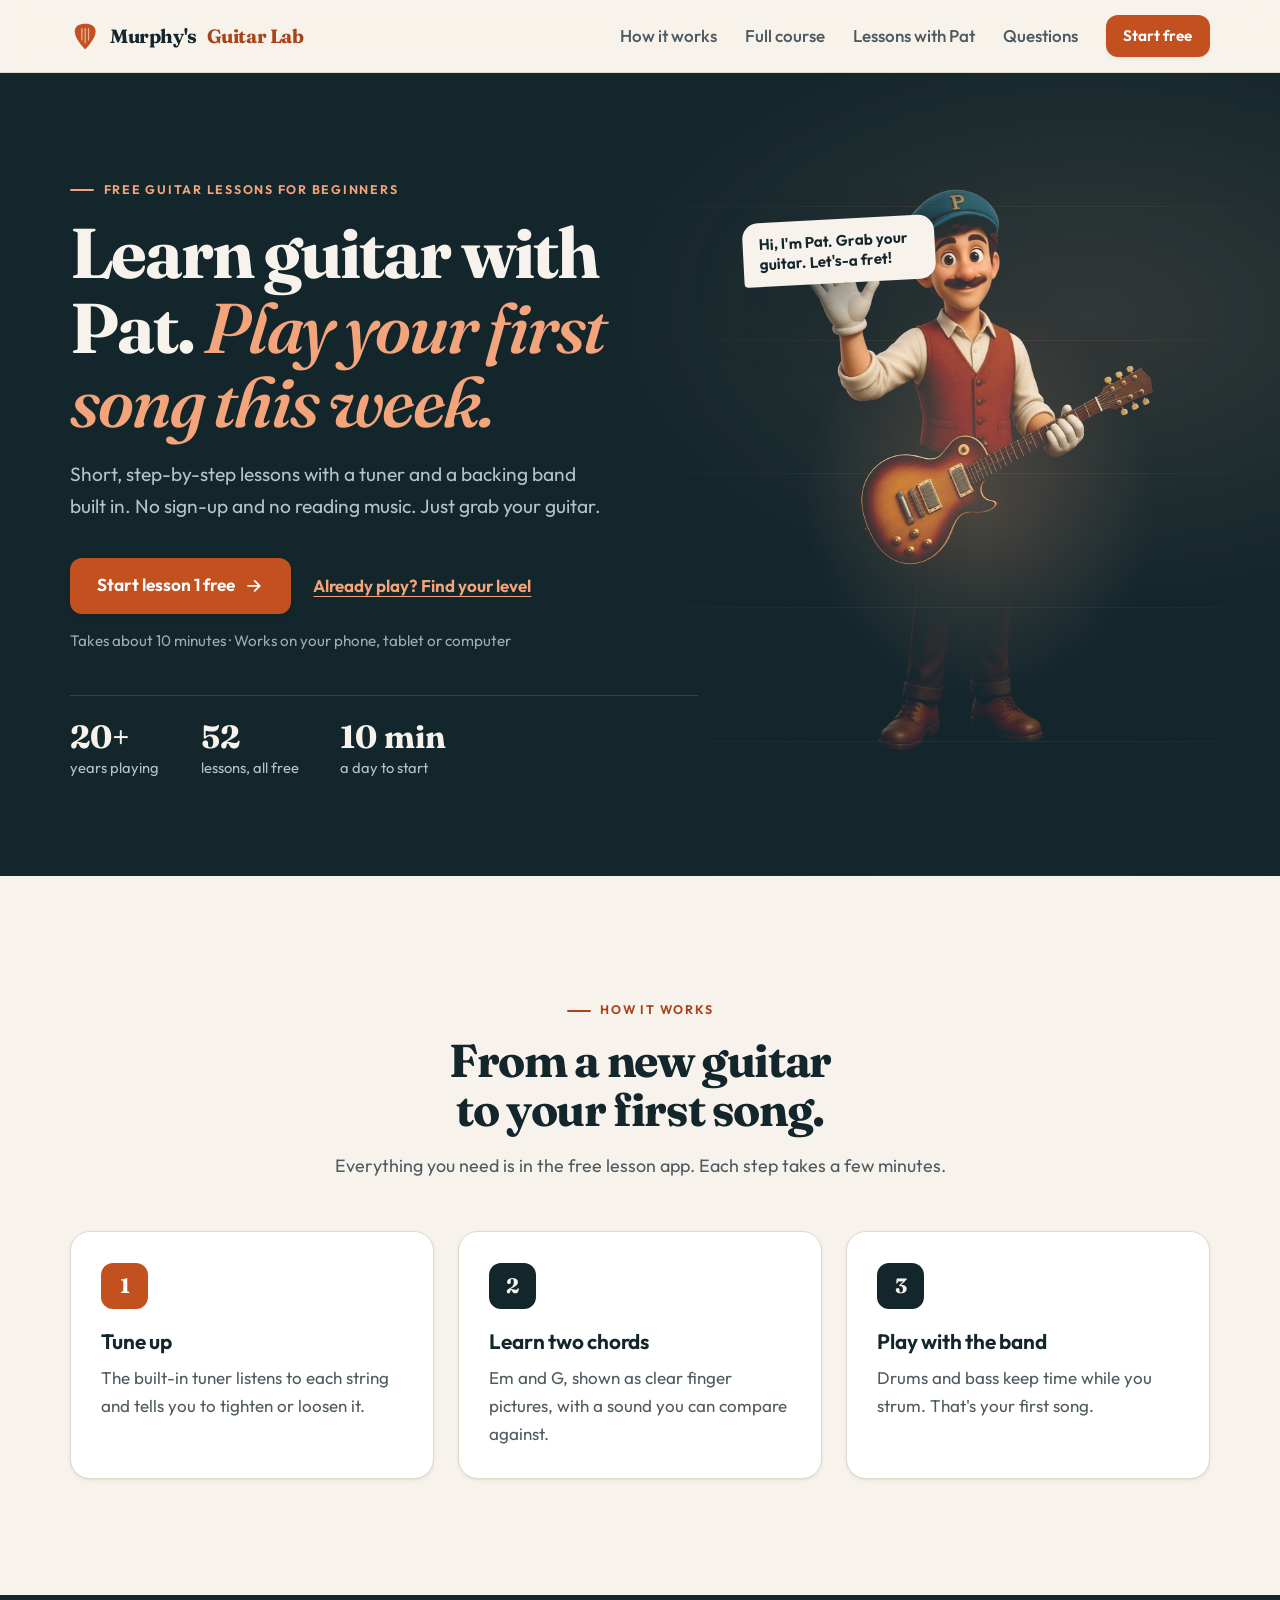
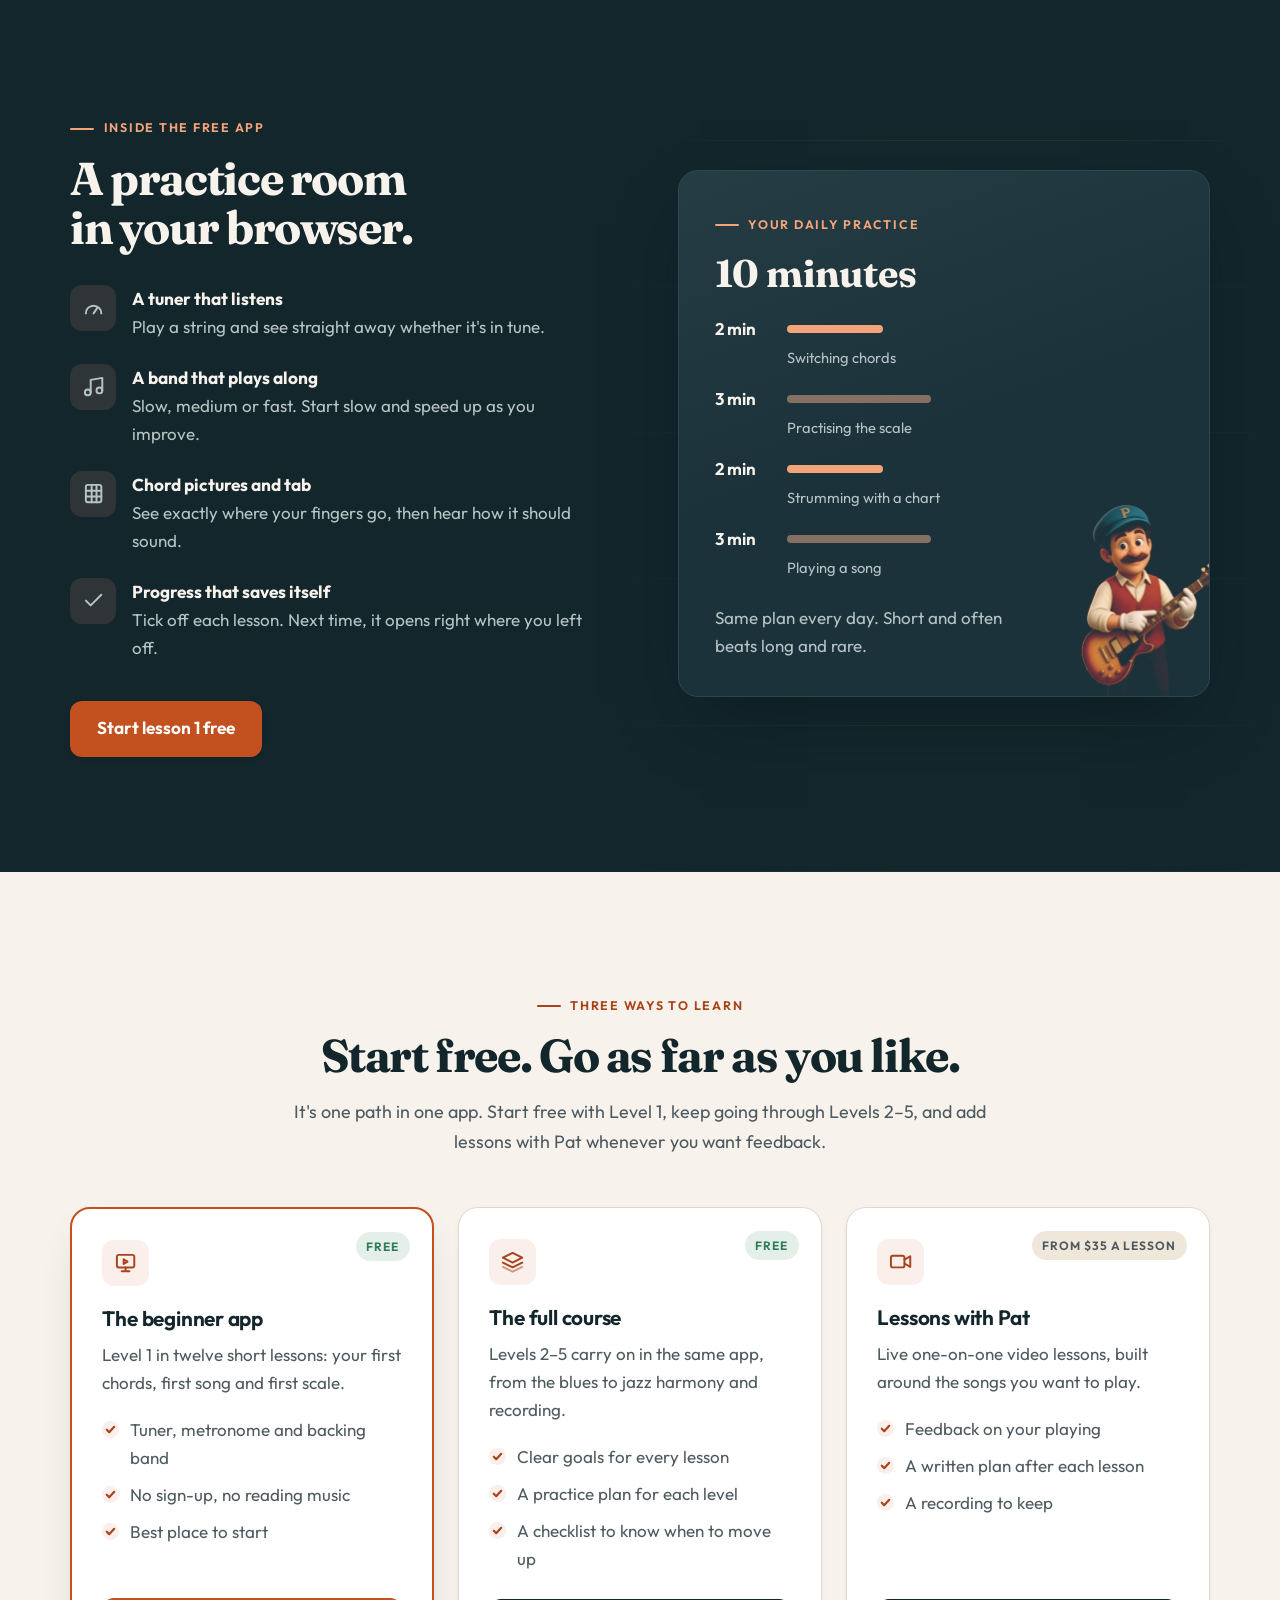
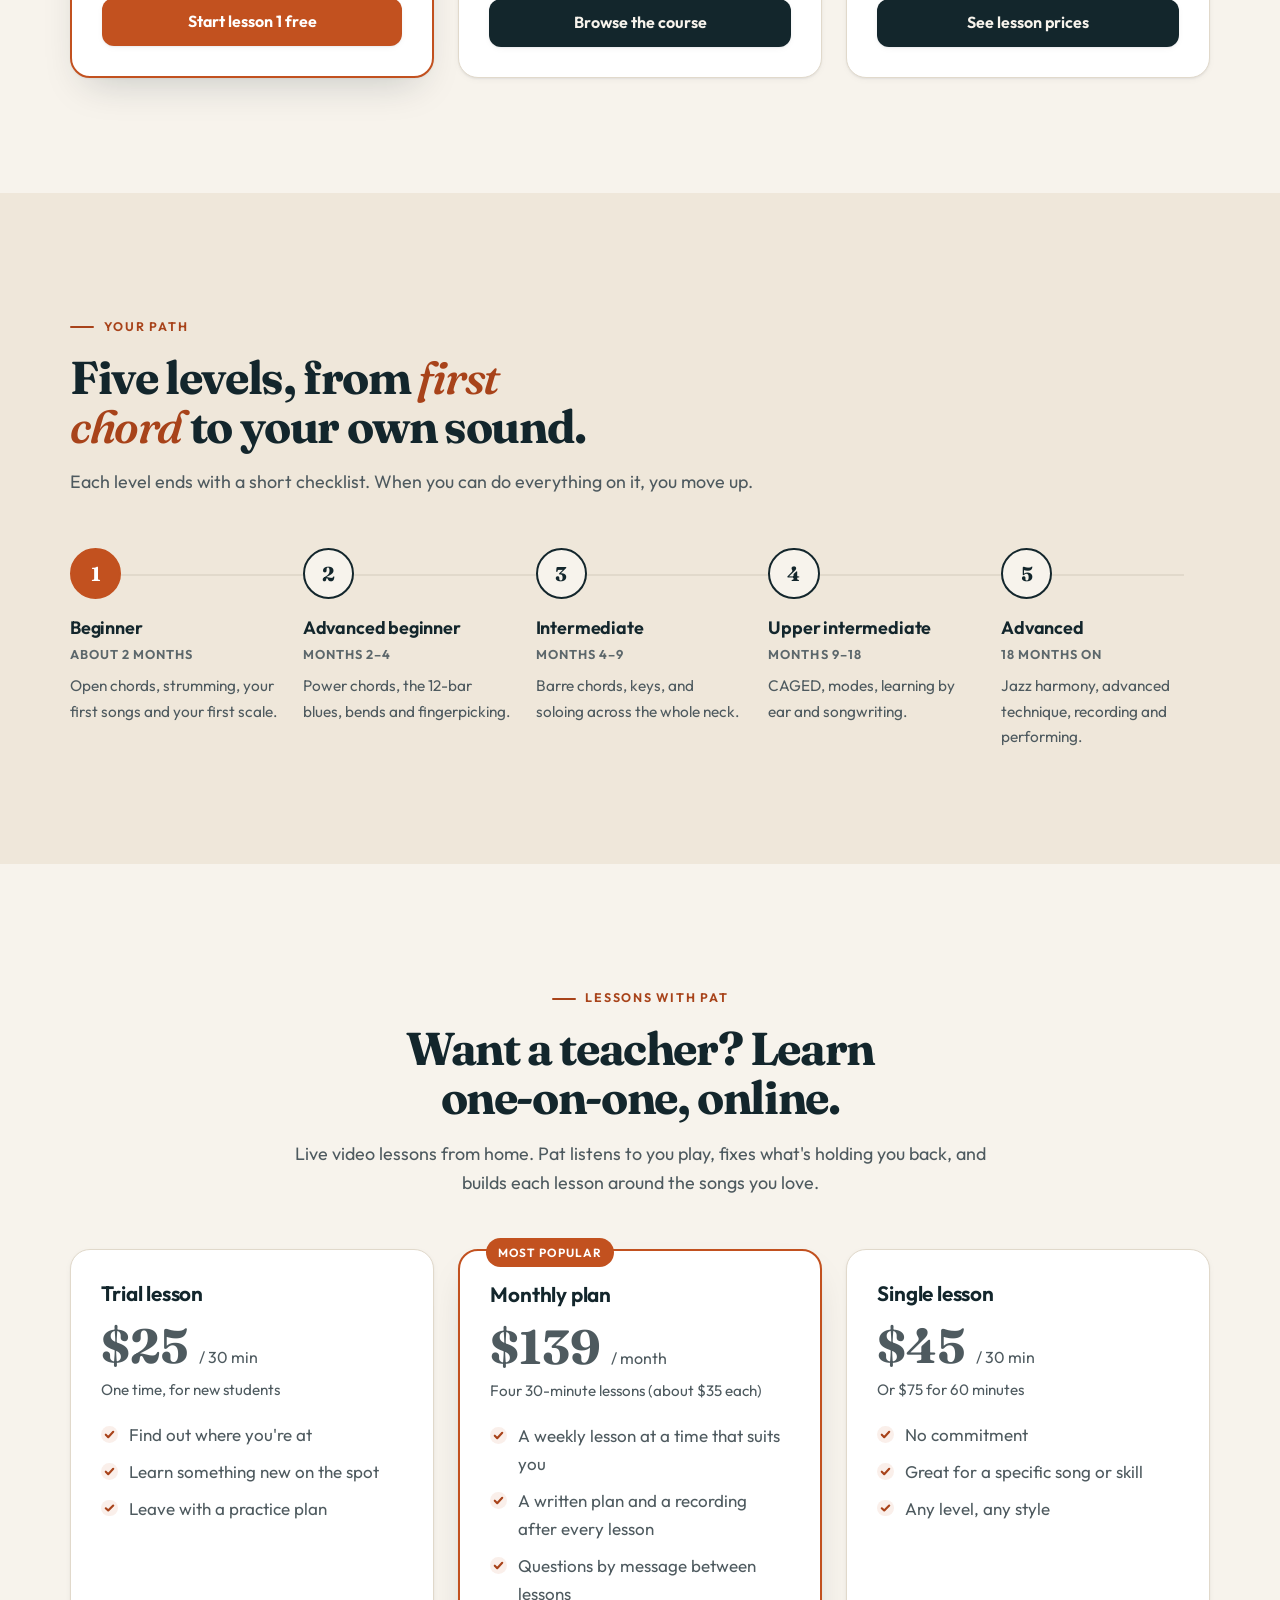
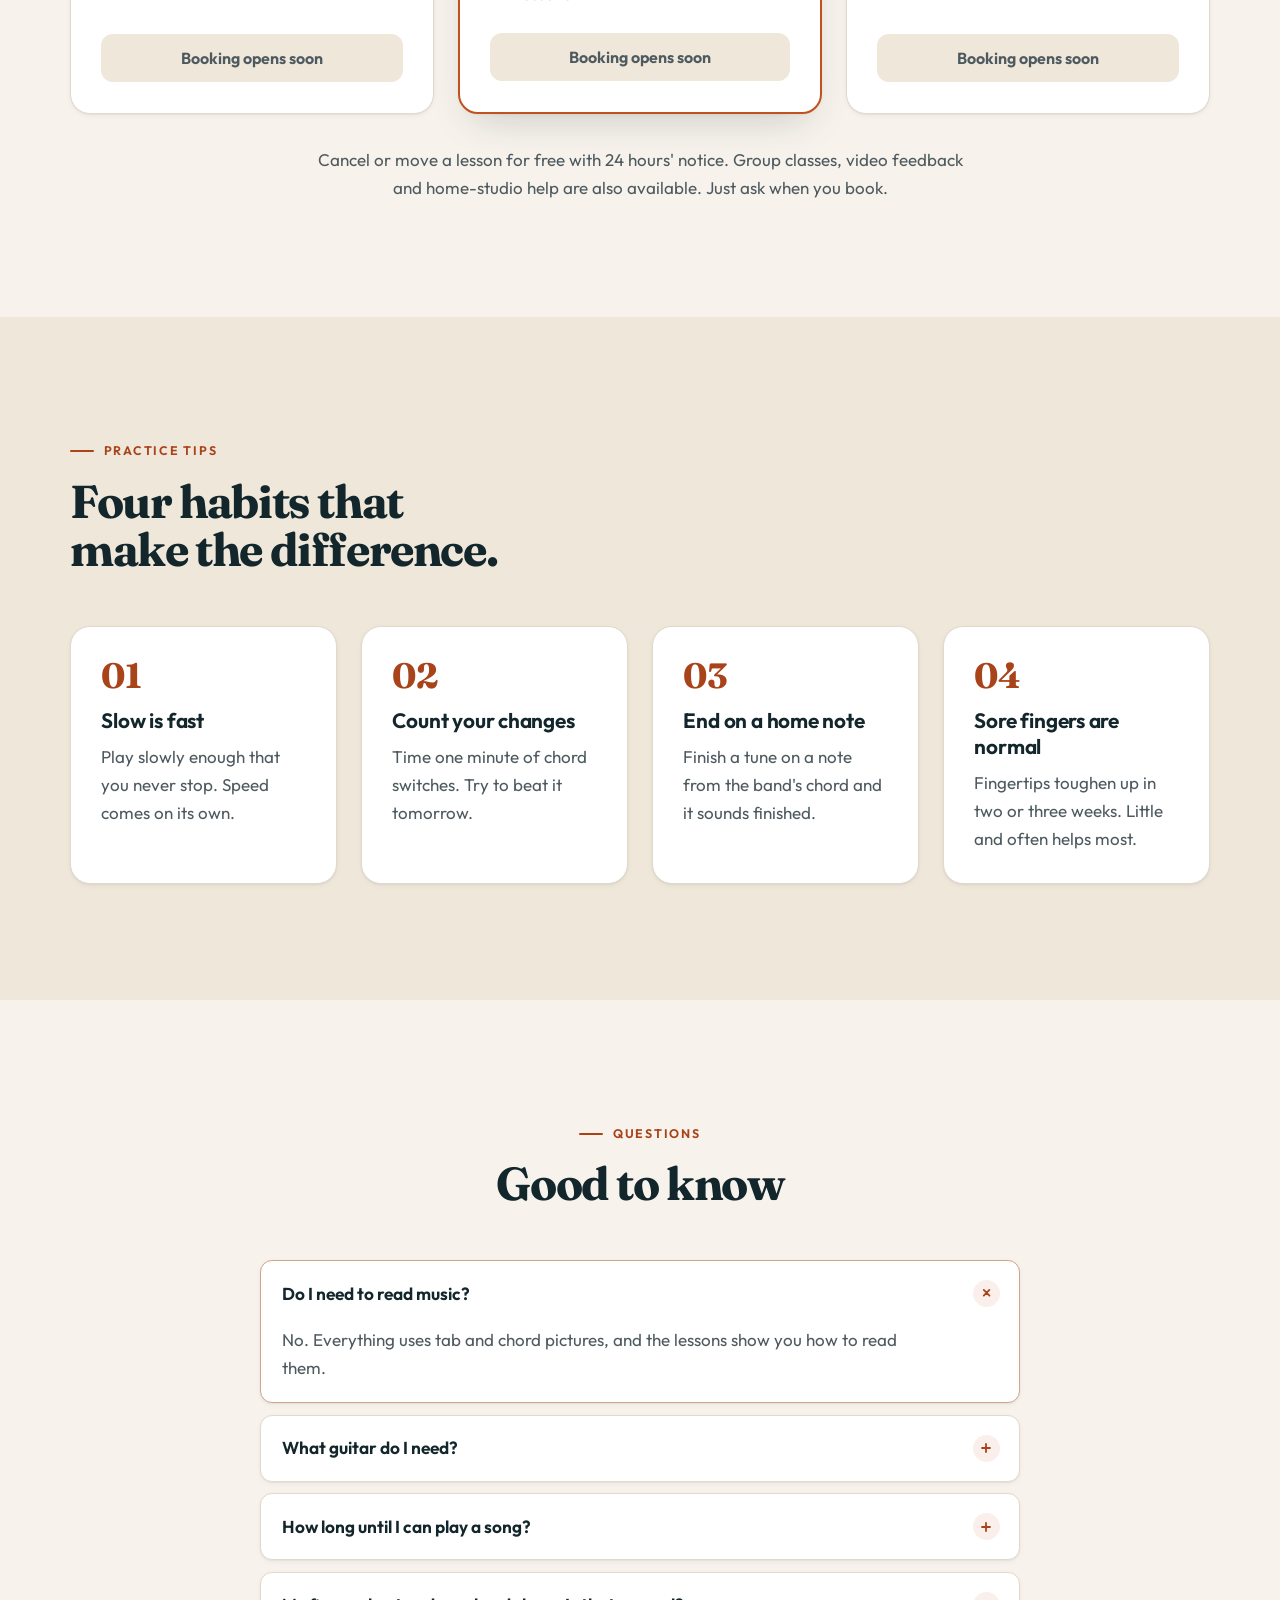
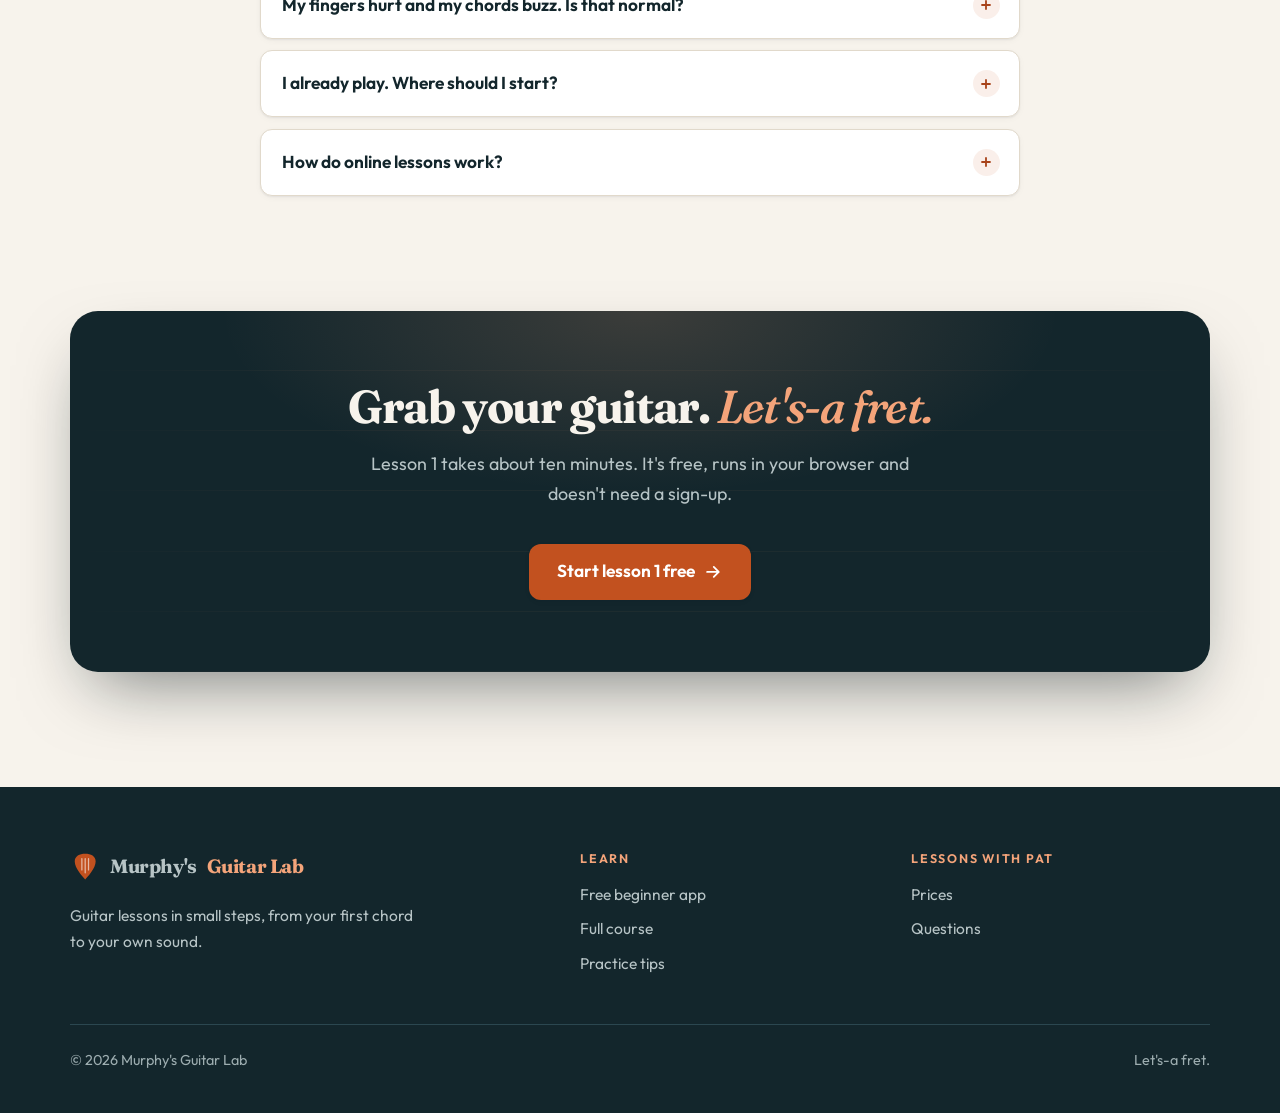
<file: index.html>
<!DOCTYPE html>
<html lang="en">
<head>
  <meta charset="UTF-8">
  <meta name="viewport" content="width=device-width, initial-scale=1">
  <title>Murphy's Guitar Lab — Learn guitar with Pat</title>
  <meta name="description" content="Free beginner guitar lessons with a built-in tuner and backing band. Play your first song this week, then follow a five-level course or book one-on-one lessons with Pat.">
  <meta property="og:title" content="Murphy's Guitar Lab — Learn guitar with Pat">
  <meta property="og:description" content="Free beginner lessons with a tuner and backing band built in. No sign-up, no reading music.">
  <meta property="og:image" content="assets/img/pat-wave.jpg">
  <meta name="theme-color" content="#13262C">
  <link rel="icon" href="data:image/svg+xml,%3Csvg xmlns='http://www.w3.org/2000/svg' viewBox='0 0 32 32'%3E%3Cpath d='M16 30c-3-3.5-11-12-11-19C5 5.5 10 3 16 3s11 2.5 11 8c0 7-8 15.5-11 19z' fill='%23C2511F'/%3E%3C/svg%3E">
  <link rel="preconnect" href="https://fonts.googleapis.com">
  <link rel="preconnect" href="https://fonts.gstatic.com" crossorigin>
  <link href="https://fonts.googleapis.com/css2?family=Fraunces:ital,opsz,wght@0,9..144,700;1,9..144,560&family=Outfit:wght@400;520;650&display=swap" rel="stylesheet">
  <link rel="stylesheet" href="assets/css/site.css?v=4">
  <!-- Marks JS as available before first paint, so scroll reveals never hide content for no-JS visitors. -->
  <script>document.documentElement.classList.add("js")</script>
  <link rel="preload" as="image" href="assets/img/pat-wave-400.jpg" imagesrcset="assets/img/pat-wave-400.jpg 402w, assets/img/pat-wave.jpg 604w" imagesizes="(max-width: 560px) 44vw, (max-width: 960px) 300px, 420px">
</head>
<body>
  <a class="skip" href="#main">Skip to content</a>

  <header class="site-header">
    <div class="wrap header-inner">
      <a class="logo" href="index.html" aria-label="Murphy's Guitar Lab home">
        <svg class="logo-mark" viewBox="0 0 32 32" aria-hidden="true"><path d="M16 30c-3-3.5-11-12-11-19C5 5.5 10 3 16 3s11 2.5 11 8c0 7-8 15.5-11 19z" fill="#C2511F"/><path d="M12.5 8v12M16 8v15M19.5 8v12" stroke="#fff" stroke-width="1.3" stroke-linecap="round" opacity=".6"/></svg>
        Murphy's <span>Guitar Lab</span>
      </a>
      <button class="nav-toggle" type="button" aria-expanded="false" aria-controls="site-nav">Menu</button>
      <nav id="site-nav" class="site-nav" aria-label="Primary">
        <a href="#how">How it works</a>
        <a href="course.html">Full course</a>
        <a href="#lessons-with-pat">Lessons with Pat</a>
        <a href="#faq">Questions</a>
        <a class="btn btn-primary" href="lessons.html">Start free</a>
      </nav>
    </div>
  </header>

  <main id="main">
    <!-- HERO: one message, one primary action. The course is a quiet text link, not a second button. -->
    <section class="hero strings" aria-labelledby="hero-title">
      <div class="wrap hero-grid">
        <div>
          <p class="eyebrow">Free guitar lessons for beginners</p>
          <h1 id="hero-title">Learn guitar with Pat. <em>Play your first song this week.</em></h1>
          <p class="lede">Short, step-by-step lessons with a tuner and a backing band built in. No sign-up and no reading music. Just grab your guitar.</p>
          <div class="hero-actions">
            <a class="btn btn-primary btn-lg" href="lessons.html">
              Start lesson 1 free
              <svg viewBox="0 0 24 24" fill="none" stroke="currentColor" stroke-width="2.2" stroke-linecap="round" stroke-linejoin="round" aria-hidden="true"><path d="M5 12h14M13 6l6 6-6 6"/></svg>
            </a>
            <a class="text-link" href="course.html">Already play? Find your level</a>
          </div>
          <p class="hero-note">Takes about 10 minutes · Works on your phone, tablet or computer</p>
          <ul class="hero-proof" aria-label="At a glance">
            <li><strong>20+</strong><span>years playing</span></li>
            <li><strong>52</strong><span>lessons, all free</span></li>
            <li><strong>10 min</strong><span>a day to start</span></li>
          </ul>
        </div>
        <div class="pat-stage">
          <p class="bubble">Hi, I'm Pat. Grab your guitar. Let's-a fret!</p>
          <img src="assets/img/pat-wave.jpg" srcset="assets/img/pat-wave-400.jpg 402w, assets/img/pat-wave.jpg 604w"
               sizes="(max-width: 560px) 44vw, (max-width: 960px) 300px, 420px" width="604" height="900" fetchpriority="high"
               alt="Pat, a cartoon guitarist in a teal cap and rust waistcoat, waving and holding a sunburst electric guitar">
        </div>
      </div>
    </section>

    <!-- HOW IT WORKS: the value in three plain steps. -->
    <section class="section" id="how" aria-labelledby="how-title">
      <div class="wrap">
        <div class="section-head center" data-reveal>
          <p class="eyebrow">How it works</p>
          <h2 id="how-title">From a new guitar to your first song.</h2>
          <p>Everything you need is in the free lesson app. Each step takes a few minutes.</p>
        </div>
        <ol class="steps">
          <li data-reveal>
            <article class="card">
              <h3>Tune up</h3>
              <p>The built-in tuner listens to each string and tells you to tighten or loosen it.</p>
            </article>
          </li>
          <li data-reveal style="--d:.08s">
            <article class="card">
              <h3>Learn two chords</h3>
              <p>Em and G, shown as clear finger pictures, with a sound you can compare against.</p>
            </article>
          </li>
          <li data-reveal style="--d:.16s">
            <article class="card">
              <h3>Play with the band</h3>
              <p>Drums and bass keep time while you strum. That's your first song.</p>
            </article>
          </li>
        </ol>
      </div>
    </section>

    <!-- INSIDE THE APP: dark ink band, repeats the primary action. -->
    <section class="band-ink strings" id="app" aria-labelledby="app-title">
      <div class="wrap split">
        <div data-reveal>
          <p class="eyebrow">Inside the free app</p>
          <h2 id="app-title">A practice room in your browser.</h2>
          <ul class="feature-list">
            <li>
              <span class="icon"><svg viewBox="0 0 24 24" fill="none" stroke="currentColor" stroke-width="2" stroke-linecap="round" stroke-linejoin="round" aria-hidden="true"><path d="M4 18a8 8 0 1 1 16 0"/><path d="m12 18 4-6"/></svg></span>
              <div><strong>A tuner that listens</strong><span>Play a string and see straight away whether it's in tune.</span></div>
            </li>
            <li>
              <span class="icon"><svg viewBox="0 0 24 24" fill="none" stroke="currentColor" stroke-width="2" stroke-linecap="round" stroke-linejoin="round" aria-hidden="true"><path d="M9 18V5l12-2v13"/><circle cx="6" cy="18" r="3"/><circle cx="18" cy="16" r="3"/></svg></span>
              <div><strong>A band that plays along</strong><span>Slow, medium or fast. Start slow and speed up as you improve.</span></div>
            </li>
            <li>
              <span class="icon"><svg viewBox="0 0 24 24" fill="none" stroke="currentColor" stroke-width="2" stroke-linecap="round" stroke-linejoin="round" aria-hidden="true"><rect x="4" y="3" width="16" height="18" rx="2"/><path d="M4 9h16M4 15h16M10 3v18M15 3v18"/></svg></span>
              <div><strong>Chord pictures and tab</strong><span>See exactly where your fingers go, then hear how it should sound.</span></div>
            </li>
            <li>
              <span class="icon"><svg viewBox="0 0 24 24" fill="none" stroke="currentColor" stroke-width="2" stroke-linecap="round" stroke-linejoin="round" aria-hidden="true"><path d="M20 6 9 17l-5-5"/></svg></span>
              <div><strong>Progress that saves itself</strong><span>Tick off each lesson. Next time, it opens right where you left off.</span></div>
            </li>
          </ul>
          <a class="btn btn-primary btn-lg" href="lessons.html">Start lesson 1 free</a>
        </div>
        <aside class="practice-card" aria-labelledby="plan-title" data-reveal style="--d:.1s">
          <p class="eyebrow">Your daily practice</p>
          <h3 id="plan-title">10 minutes</h3>
          <ul class="timeline">
            <li><b>2 min</b><span class="bar" style="width:40%"></span><small>Switching chords</small></li>
            <li><b>3 min</b><span class="bar dim" style="width:60%"></span><small>Practising the scale</small></li>
            <li><b>2 min</b><span class="bar" style="width:40%"></span><small>Strumming with a chart</small></li>
            <li><b>3 min</b><span class="bar dim" style="width:60%"></span><small>Playing a song</small></li>
          </ul>
          <p class="foot">Same plan every day. Short and often beats long and rare.</p>
          <img class="pat-peek" src="assets/img/pat-teach-400.jpg" width="402" height="600" alt="" loading="lazy" decoding="async">
        </aside>
      </div>
    </section>

    <!-- WAYS TO LEARN: the free app is featured; the other two use solid secondary buttons. -->
    <section class="section" id="ways" aria-labelledby="ways-title">
      <div class="wrap">
        <div class="section-head center" data-reveal>
          <p class="eyebrow">Three ways to learn</p>
          <h2 id="ways-title">Start free. Go as far as you like.</h2>
          <p>It's one path in one app. Start free with Level 1, keep going through Levels 2–5, and add lessons with Pat whenever you want feedback.</p>
        </div>
        <div class="cards three">
          <article class="card way featured lift" data-reveal>
            <span class="tag free">Free</span>
            <span class="icon"><svg viewBox="0 0 24 24" fill="none" stroke="currentColor" stroke-width="2" stroke-linecap="round" stroke-linejoin="round" aria-hidden="true"><rect x="3" y="4" width="18" height="13" rx="2"/><path d="M10 8.5v5l4-2.5-4-2.5zM8 21h8M12 17v4"/></svg></span>
            <h3>The beginner app</h3>
            <p>Level 1 in twelve short lessons: your first chords, first song and first scale.</p>
            <ul class="check-list">
              <li>Tuner, metronome and backing band</li>
              <li>No sign-up, no reading music</li>
              <li>Best place to start</li>
            </ul>
            <a class="btn btn-primary btn-block" href="lessons.html">Start lesson 1 free</a>
          </article>
          <article class="card way lift" data-reveal style="--d:.08s">
            <span class="tag free">Free</span>
            <span class="icon"><svg viewBox="0 0 24 24" fill="none" stroke="currentColor" stroke-width="2" stroke-linecap="round" stroke-linejoin="round" aria-hidden="true"><path d="M12 3 2 8l10 5 10-5-10-5z"/><path d="m2 13 10 5 10-5"/><path d="m2 17.5 10 5 10-5" opacity=".5"/></svg></span>
            <h3>The full course</h3>
            <p>Levels 2–5 carry on in the same app, from the blues to jazz harmony and recording.</p>
            <ul class="check-list">
              <li>Clear goals for every lesson</li>
              <li>A practice plan for each level</li>
              <li>A checklist to know when to move up</li>
            </ul>
            <a class="btn btn-secondary btn-block" href="course.html">Browse the course</a>
          </article>
          <article class="card way lift" data-reveal style="--d:.16s">
            <span class="tag">From $35 a lesson</span>
            <span class="icon"><svg viewBox="0 0 24 24" fill="none" stroke="currentColor" stroke-width="2" stroke-linecap="round" stroke-linejoin="round" aria-hidden="true"><rect x="2" y="6" width="14" height="12" rx="2"/><path d="m16 10 6-3.5v11L16 14"/></svg></span>
            <h3>Lessons with Pat</h3>
            <p>Live one-on-one video lessons, built around the songs you want to play.</p>
            <ul class="check-list">
              <li>Feedback on your playing</li>
              <li>A written plan after each lesson</li>
              <li>A recording to keep</li>
            </ul>
            <a class="btn btn-secondary btn-block" href="#lessons-with-pat">See lesson prices</a>
          </article>
        </div>
      </div>
    </section>

    <!-- LEVEL PATH -->
    <section class="section section-alt" id="path" aria-labelledby="path-title">
      <div class="wrap">
        <div class="section-head" data-reveal>
          <p class="eyebrow">Your path</p>
          <h2 id="path-title">Five levels, from <em>first chord</em> to your own sound.</h2>
          <p>Each level ends with a short checklist. When you can do everything on it, you move up.</p>
        </div>
        <ol class="path">
          <li data-reveal><a href="lessons.html#p1"><span class="dot">1</span><h3>Beginner</h3><span class="when">About 2 months</span><p>Open chords, strumming, your first songs and your first scale.</p></a></li>
          <li data-reveal style="--d:.06s"><a href="lessons.html#L2"><span class="dot">2</span><h3>Advanced beginner</h3><span class="when">Months 2–4</span><p>Power chords, the 12-bar blues, bends and fingerpicking.</p></a></li>
          <li data-reveal style="--d:.12s"><a href="lessons.html#L3"><span class="dot">3</span><h3>Intermediate</h3><span class="when">Months 4–9</span><p>Barre chords, keys, and soloing across the whole neck.</p></a></li>
          <li data-reveal style="--d:.18s"><a href="lessons.html#L4"><span class="dot">4</span><h3>Upper intermediate</h3><span class="when">Months 9–18</span><p>CAGED, modes, learning by ear and songwriting.</p></a></li>
          <li data-reveal style="--d:.24s"><a href="lessons.html#L5"><span class="dot">5</span><h3>Advanced</h3><span class="when">18 months on</span><p>Jazz harmony, advanced technique, recording and performing.</p></a></li>
        </ol>
      </div>
    </section>

    <!-- LESSONS WITH PAT -->
    <section class="section" id="lessons-with-pat" aria-labelledby="pat-title">
      <div class="wrap">
        <div class="section-head center" data-reveal>
          <p class="eyebrow">Lessons with Pat</p>
          <h2 id="pat-title">Want a teacher? Learn one-on-one, online.</h2>
          <p>Live video lessons from home. Pat listens to you play, fixes what's holding you back, and builds each lesson around the songs you love.</p>
        </div>
        <div class="pricing">
          <article class="card price lift" data-reveal>
            <h3>Trial lesson</h3>
            <p class="amount">$25 <small>/ 30 min</small></p>
            <p class="per">One time, for new students</p>
            <ul class="check-list">
              <li>Find out where you're at</li>
              <li>Learn something new on the spot</li>
              <li>Leave with a practice plan</li>
            </ul>
            <a class="btn btn-secondary btn-block" href="#" data-book>Book a trial lesson</a>
          </article>
          <article class="card price featured lift" data-reveal style="--d:.08s">
            <span class="badge">Most popular</span>
            <h3>Monthly plan</h3>
            <p class="amount">$139 <small>/ month</small></p>
            <p class="per">Four 30-minute lessons (about $35 each)</p>
            <ul class="check-list">
              <li>A weekly lesson at a time that suits you</li>
              <li>A written plan and a recording after every lesson</li>
              <li>Questions by message between lessons</li>
            </ul>
            <a class="btn btn-primary btn-block" href="#" data-book>Start a monthly plan</a>
          </article>
          <article class="card price lift" data-reveal style="--d:.16s">
            <h3>Single lesson</h3>
            <p class="amount">$45 <small>/ 30 min</small></p>
            <p class="per">Or $75 for 60 minutes</p>
            <ul class="check-list">
              <li>No commitment</li>
              <li>Great for a specific song or skill</li>
              <li>Any level, any style</li>
            </ul>
            <a class="btn btn-secondary btn-block" href="#" data-book>Book a single lesson</a>
          </article>
        </div>
        <p class="pricing-note">Cancel or move a lesson for free with 24 hours' notice. Group classes, video feedback and home-studio help are also available. Just ask when you book.</p>
      </div>
    </section>

    <!-- PRACTICE TIPS -->
    <section class="section section-alt" id="tips" aria-labelledby="tips-title">
      <div class="wrap">
        <div class="section-head" data-reveal>
          <p class="eyebrow">Practice tips</p>
          <h2 id="tips-title">Four habits that make the difference.</h2>
        </div>
        <div class="cards four tips">
          <article class="card" data-reveal><span class="tip-num" aria-hidden="true">01</span><h3>Slow is fast</h3><p>Play slowly enough that you never stop. Speed comes on its own.</p></article>
          <article class="card" data-reveal style="--d:.06s"><span class="tip-num" aria-hidden="true">02</span><h3>Count your changes</h3><p>Time one minute of chord switches. Try to beat it tomorrow.</p></article>
          <article class="card" data-reveal style="--d:.12s"><span class="tip-num" aria-hidden="true">03</span><h3>End on a home note</h3><p>Finish a tune on a note from the band's chord and it sounds finished.</p></article>
          <article class="card" data-reveal style="--d:.18s"><span class="tip-num" aria-hidden="true">04</span><h3>Sore fingers are normal</h3><p>Fingertips toughen up in two or three weeks. Little and often helps most.</p></article>
        </div>
      </div>
    </section>

    <!-- FAQ: native <details> works without JavaScript. -->
    <section class="section" id="faq" aria-labelledby="faq-title">
      <div class="narrow">
        <div class="section-head center" data-reveal>
          <p class="eyebrow">Questions</p>
          <h2 id="faq-title">Good to know</h2>
        </div>
        <div class="faq" data-reveal>
          <details open>
            <summary>Do I need to read music?</summary>
            <p>No. Everything uses tab and chord pictures, and the lessons show you how to read them.</p>
          </details>
          <details>
            <summary>What guitar do I need?</summary>
            <p>Any acoustic, electric or nylon-string guitar works. Lesson 1 has a tuner that listens through your microphone. For help choosing a guitar and making it easier to play, see <a href="lessons.html#pE">Gear and setup</a>.</p>
          </details>
          <details>
            <summary>How long until I can play a song?</summary>
            <p>Most people can play their first song with the backing band within a week of practising 10 minutes a day.</p>
          </details>
          <details>
            <summary>My fingers hurt and my chords buzz. Is that normal?</summary>
            <p>Yes. Sore fingertips for the first few weeks, buzzing strings and slow chord changes happen to everyone. <a href="lessons.html#pN">What's normal</a> explains each one and what helps.</p>
          </details>
          <details>
            <summary>I already play. Where should I start?</summary>
            <p>Check the list at the end of each level in the <a href="course.html">full course</a>. Start at the first level where you can't yet do everything on it.</p>
          </details>
          <details>
            <summary>How do online lessons work?</summary>
            <p>You join a video call from your computer, tablet or phone. You'll need a quiet room and a camera that shows your fretting hand. After each lesson you get a written practice plan and a recording.</p>
          </details>
        </div>
      </div>
    </section>

    <!-- CLOSING CTA: repeats the one primary action. -->
    <section class="section" style="padding-top:0" aria-labelledby="cta-title">
      <div class="wrap">
        <div class="cta-band strings" data-reveal>
          <h2 id="cta-title">Grab your guitar. <em>Let's-a fret.</em></h2>
          <p>Lesson 1 takes about ten minutes. It's free, runs in your browser and doesn't need a sign-up.</p>
          <div class="hero-actions">
            <a class="btn btn-primary btn-lg" href="lessons.html">
              Start lesson 1 free
              <svg viewBox="0 0 24 24" fill="none" stroke="currentColor" stroke-width="2.2" stroke-linecap="round" stroke-linejoin="round" aria-hidden="true"><path d="M5 12h14M13 6l6 6-6 6"/></svg>
            </a>
          </div>
        </div>
      </div>
    </section>
  </main>

  <footer class="site-footer">
    <div class="wrap">
      <div class="footer-grid">
        <div>
          <a class="logo" href="index.html">
            <svg class="logo-mark" viewBox="0 0 32 32" aria-hidden="true"><path d="M16 30c-3-3.5-11-12-11-19C5 5.5 10 3 16 3s11 2.5 11 8c0 7-8 15.5-11 19z" fill="#C2511F"/><path d="M12.5 8v12M16 8v15M19.5 8v12" stroke="#fff" stroke-width="1.3" stroke-linecap="round" opacity=".6"/></svg>
            Murphy's <span>Guitar Lab</span>
          </a>
          <p>Guitar lessons in small steps, from your first chord to your own sound.</p>
        </div>
        <nav aria-labelledby="f-learn">
          <h2 class="footer-h" id="f-learn">Learn</h2>
          <ul>
            <li><a href="lessons.html">Free beginner app</a></li>
            <li><a href="course.html">Full course</a></li>
            <li><a href="#tips">Practice tips</a></li>
          </ul>
        </nav>
        <nav aria-labelledby="f-pat">
          <h2 class="footer-h" id="f-pat">Lessons with Pat</h2>
          <ul>
            <li><a href="#lessons-with-pat">Prices</a></li>
            <li><a href="#faq">Questions</a></li>
          </ul>
        </nav>
      </div>
      <div class="footer-bottom">
        <span>© <span data-year>2026</span> Murphy's Guitar Lab</span>
        <span>Let's-a fret.</span>
      </div>
    </div>
  </footer>

  <script src="assets/js/site.js?v=4" defer></script>
</body>
</html>
</file>
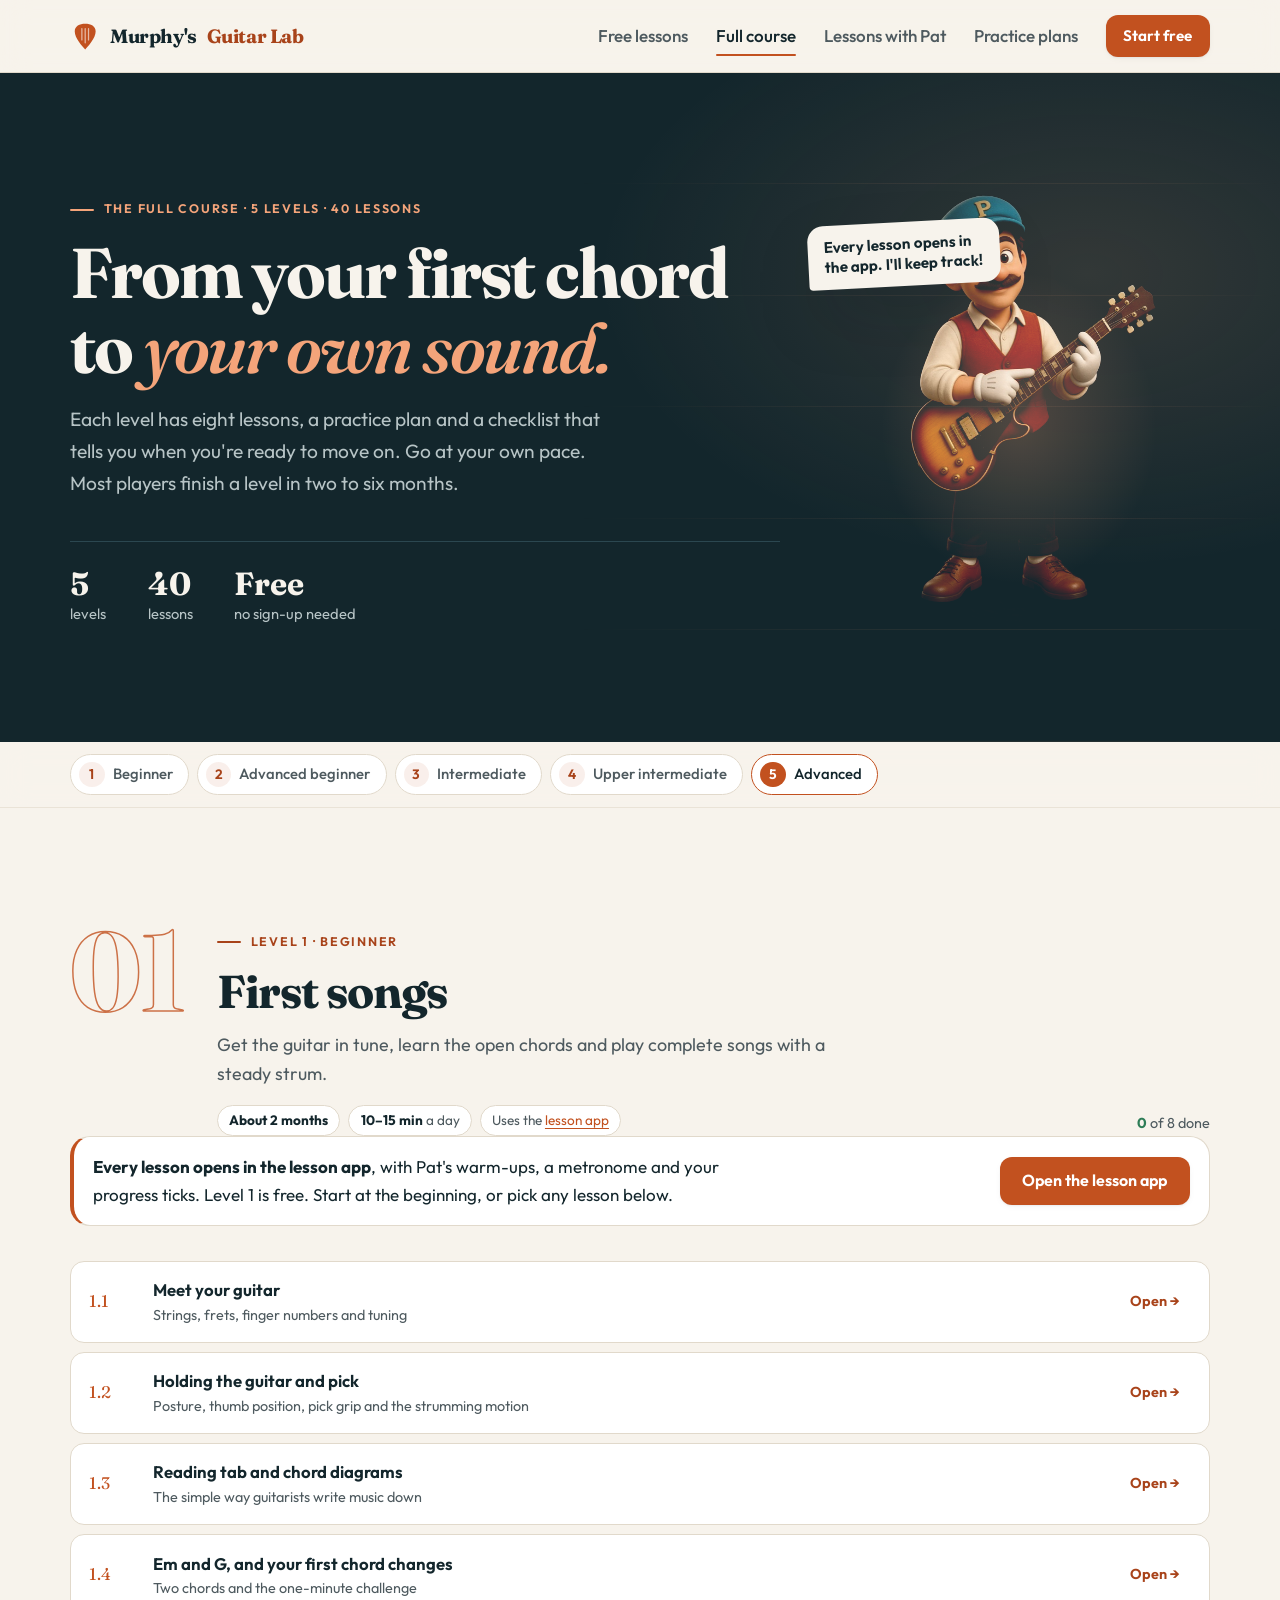
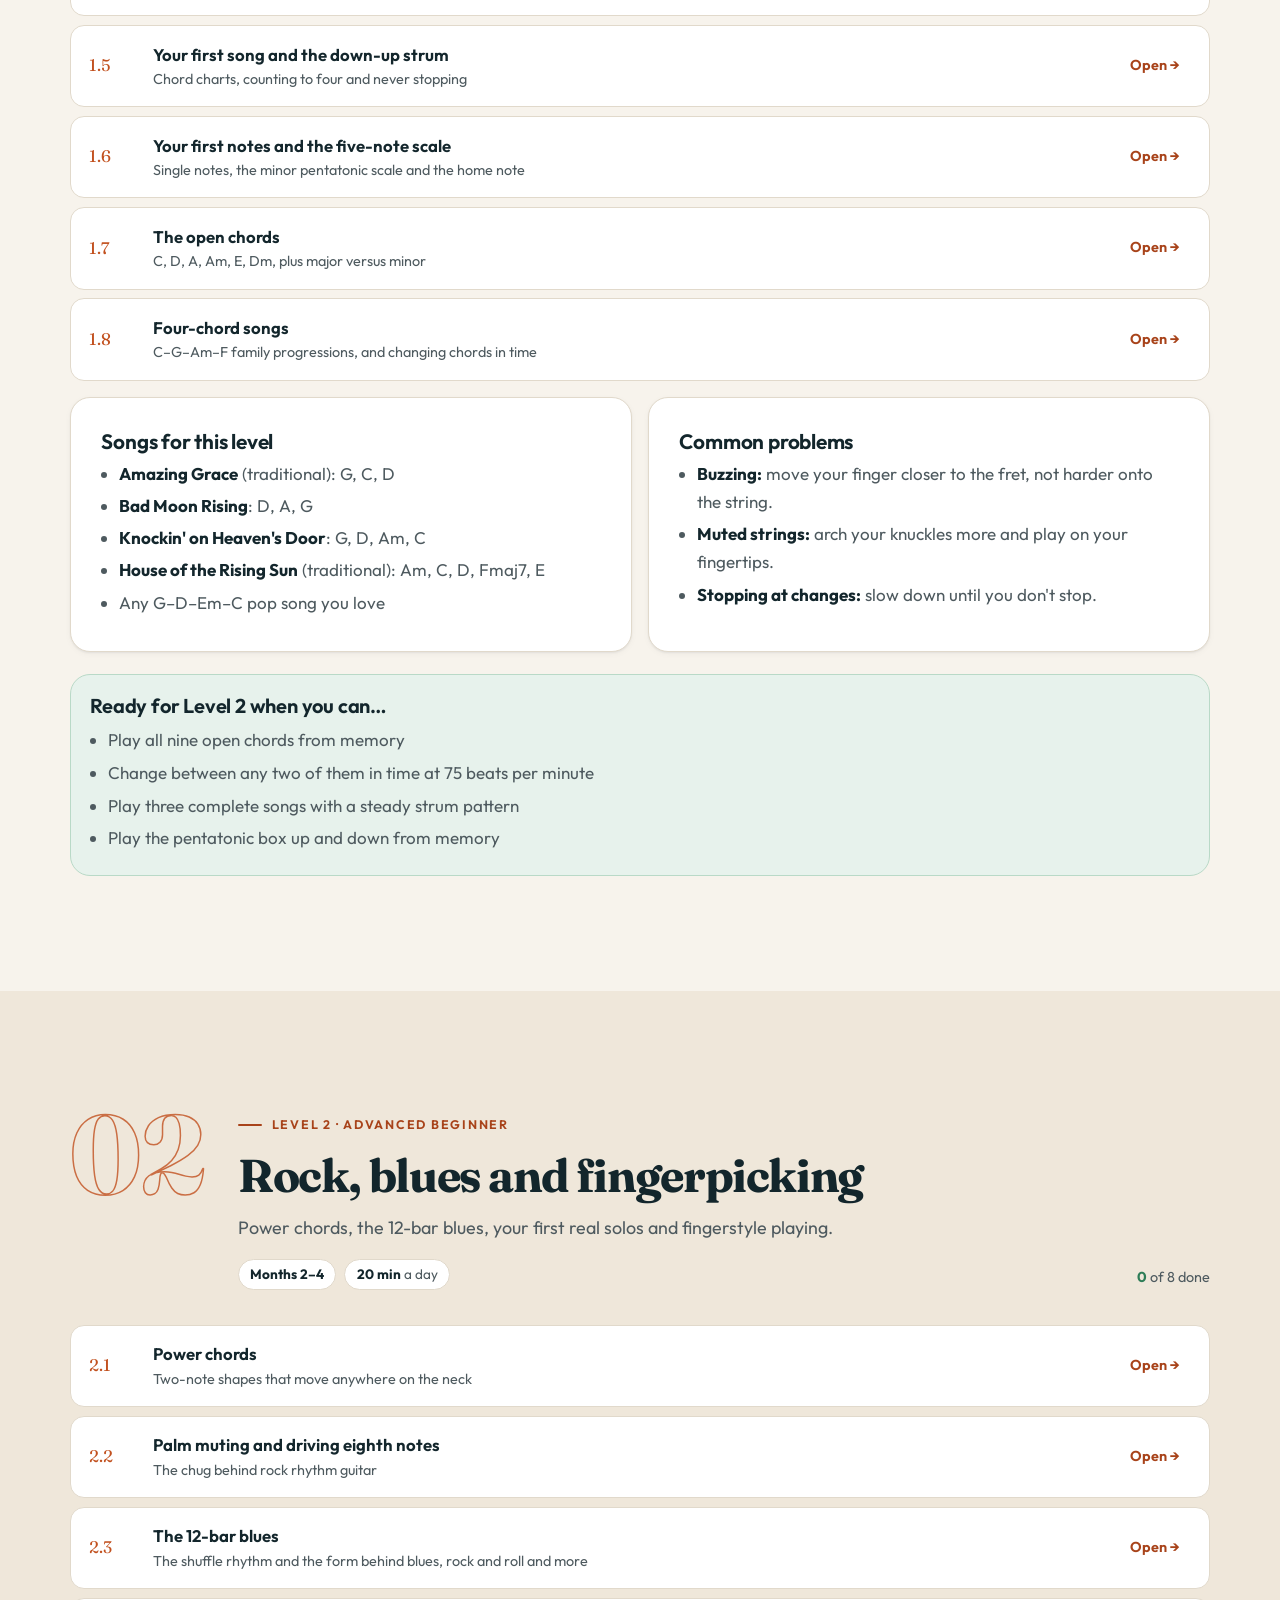
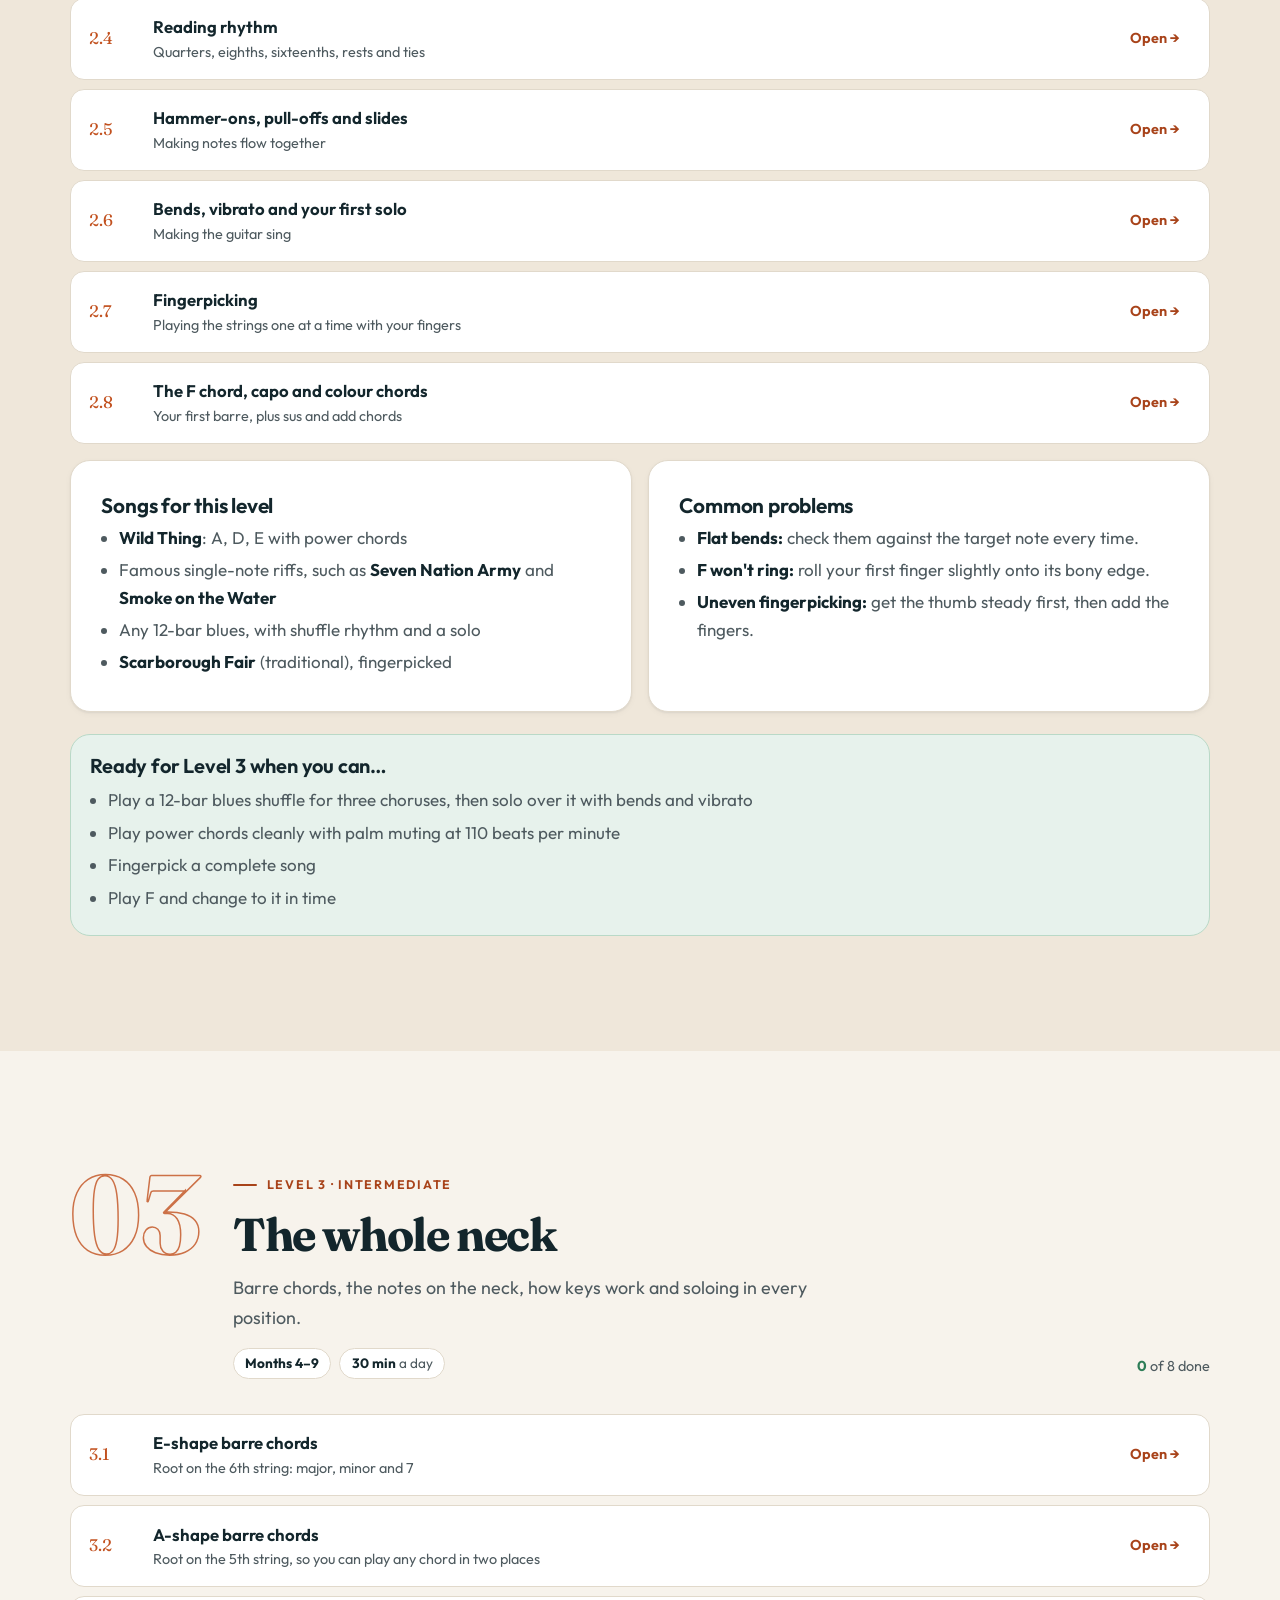
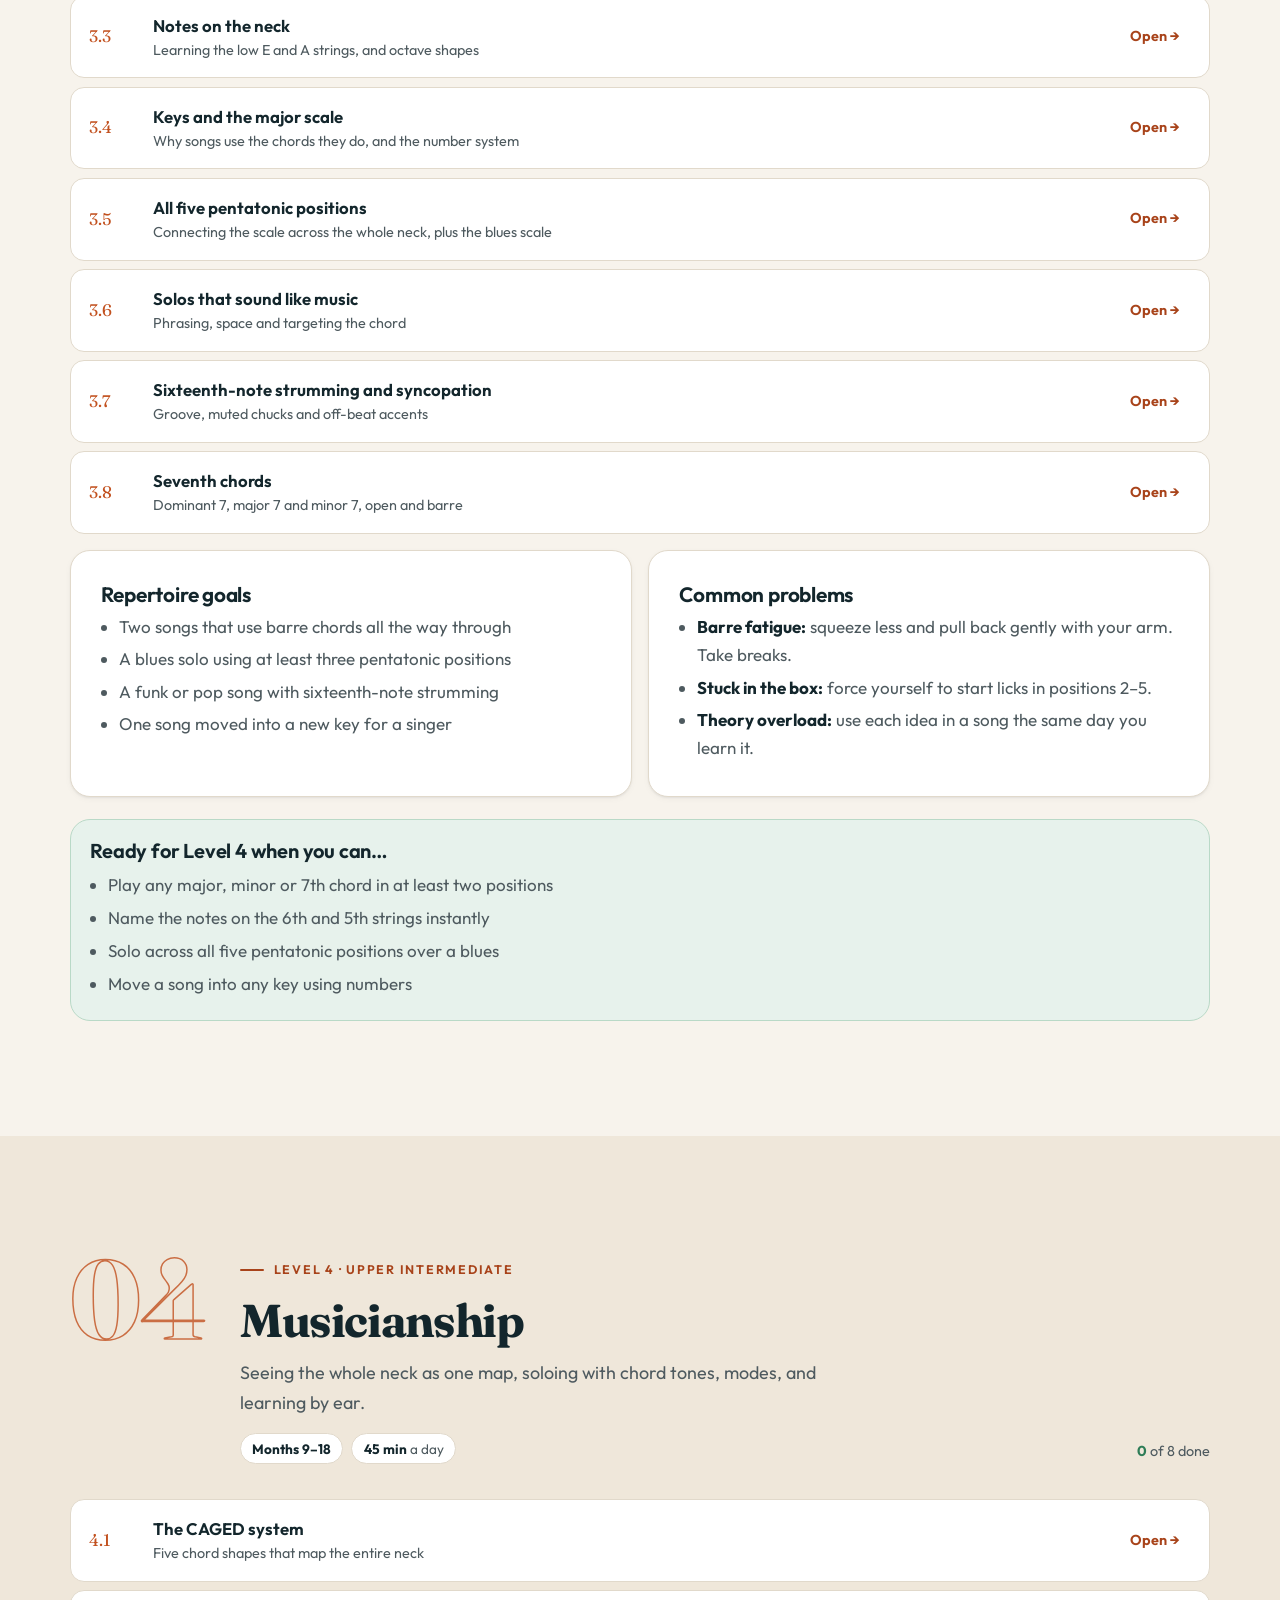
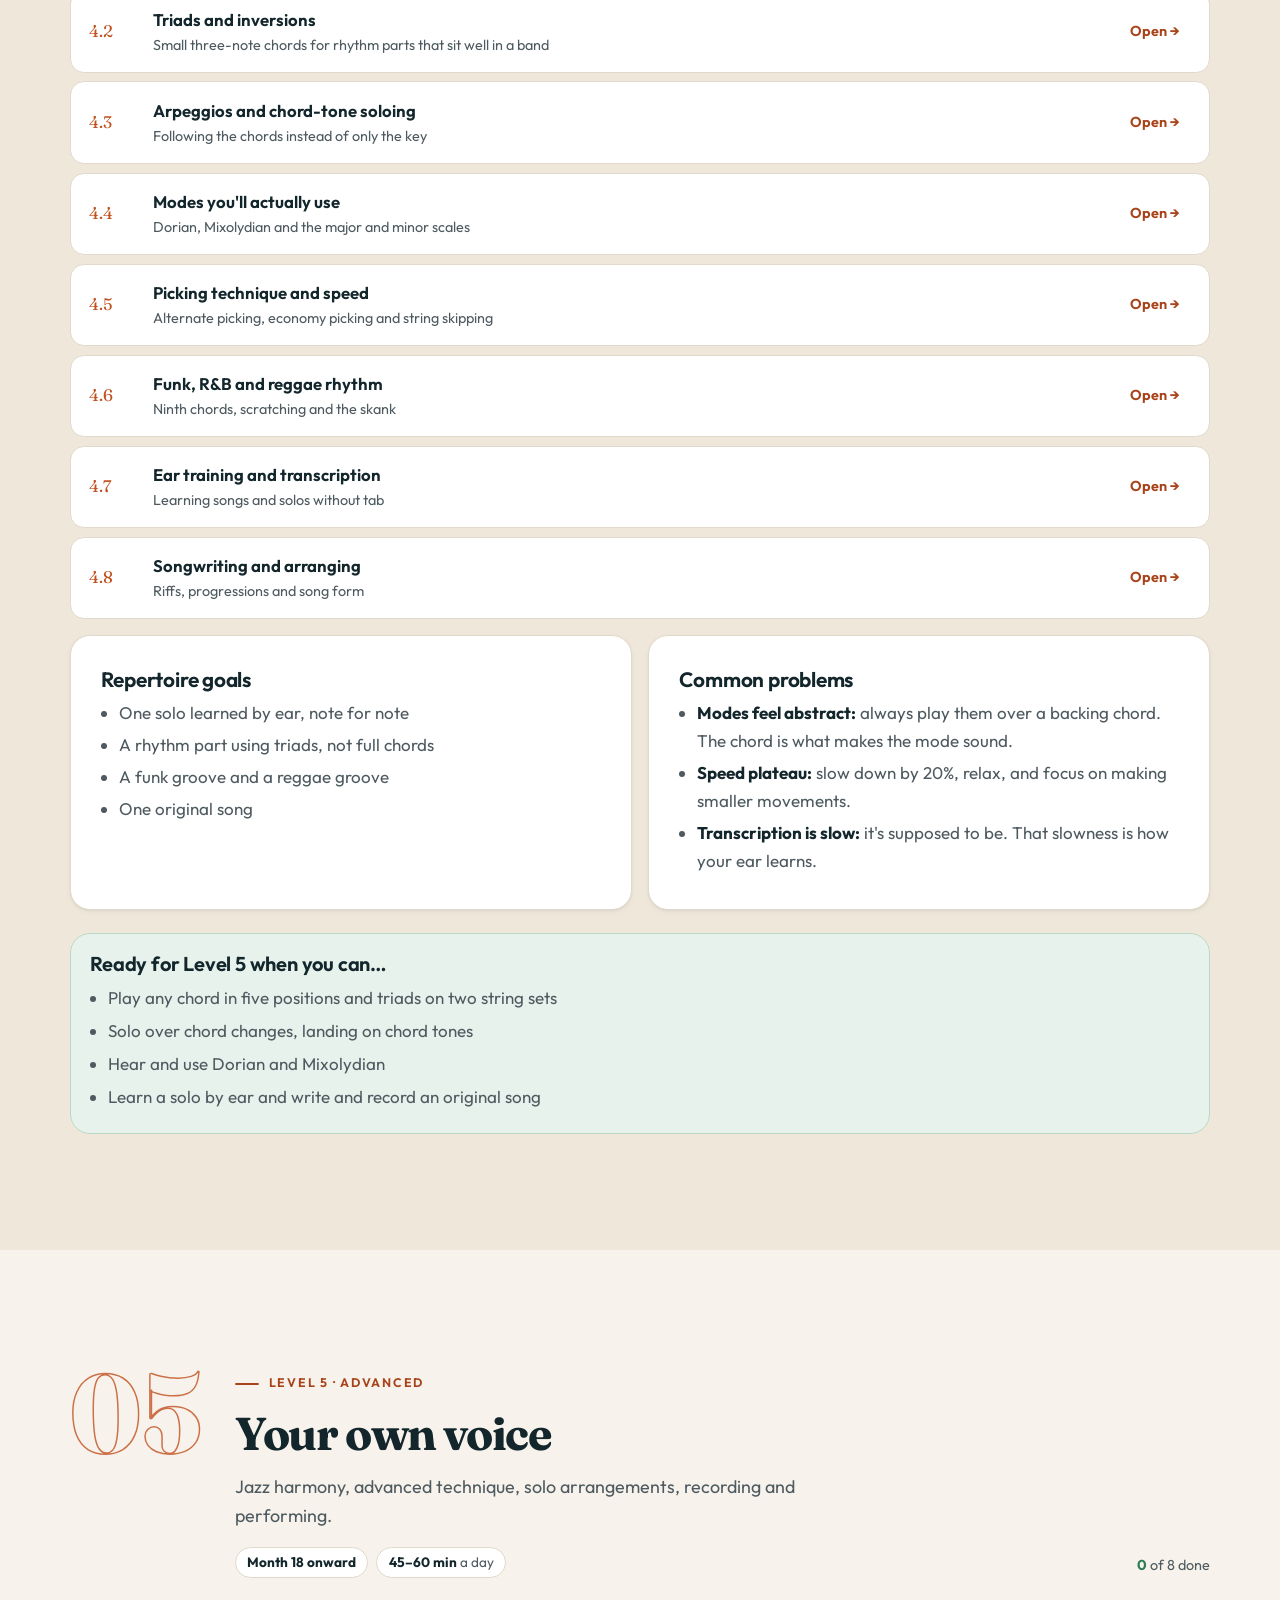
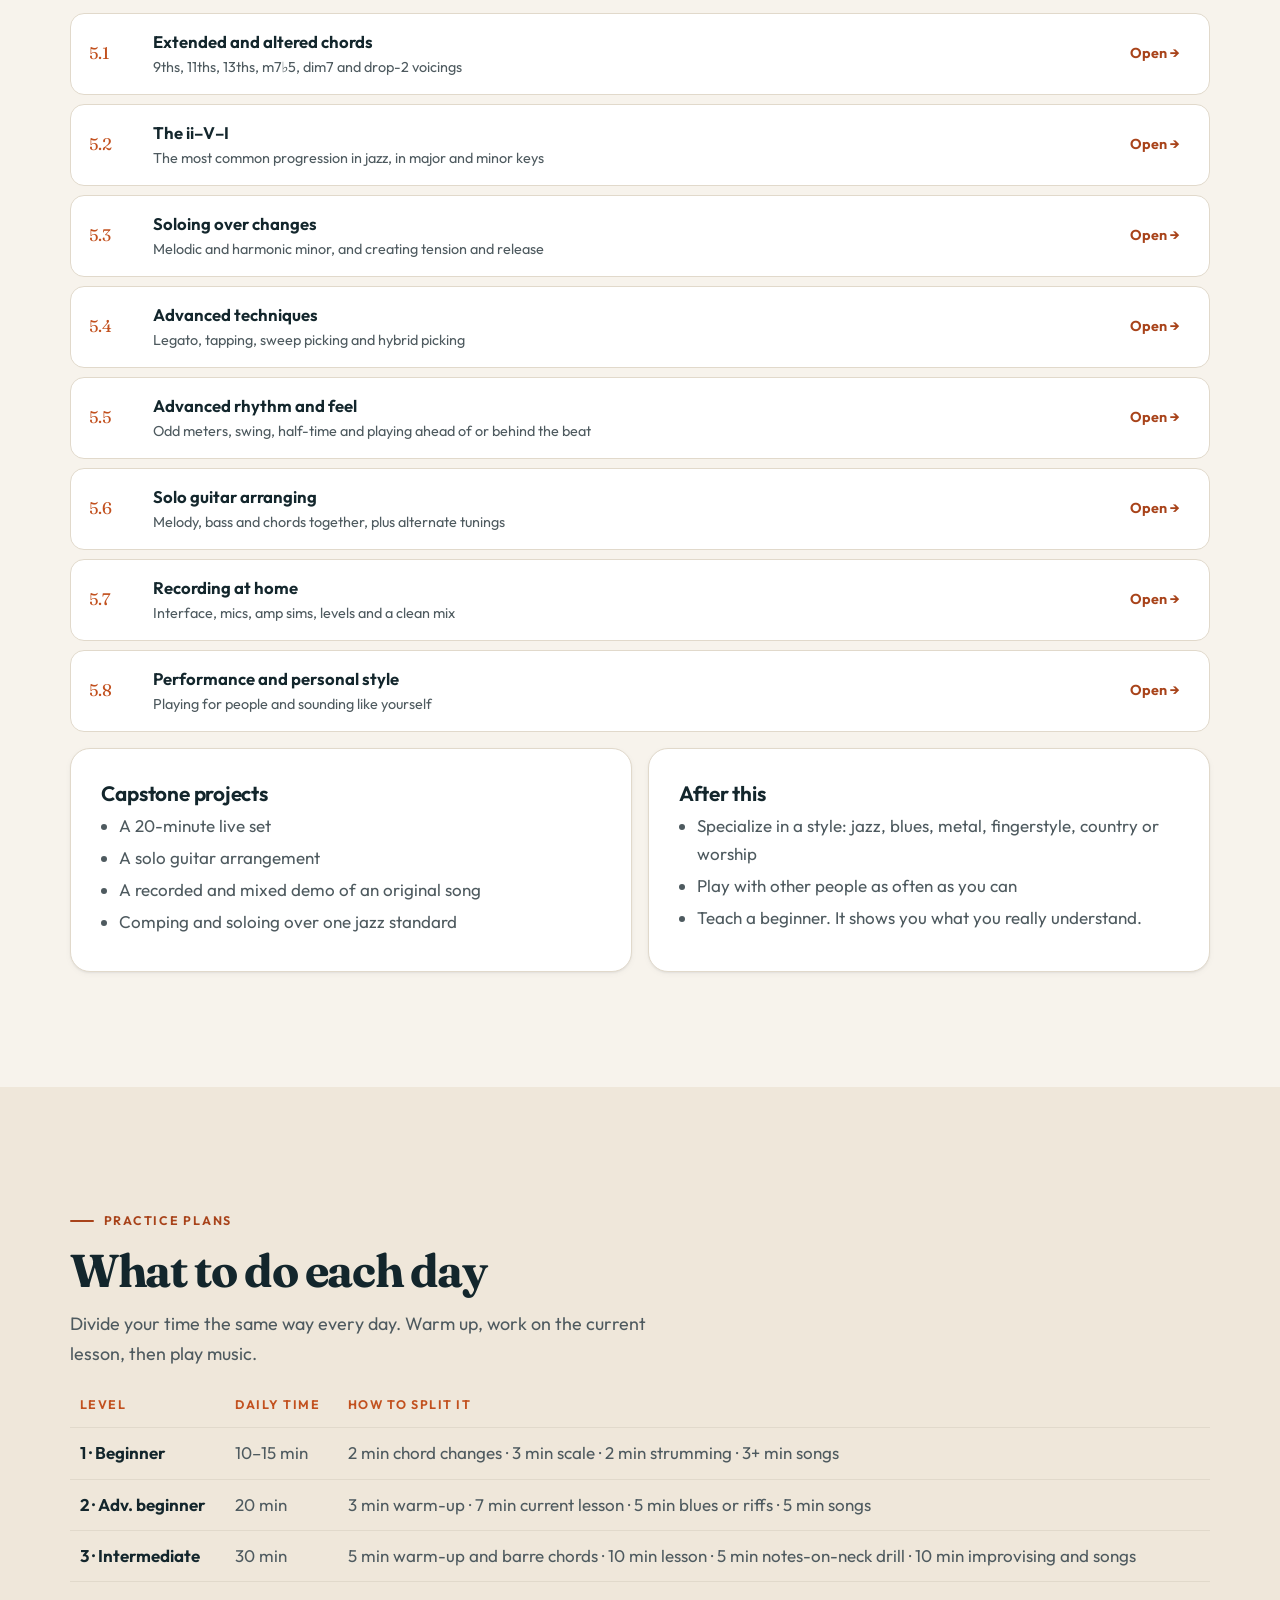
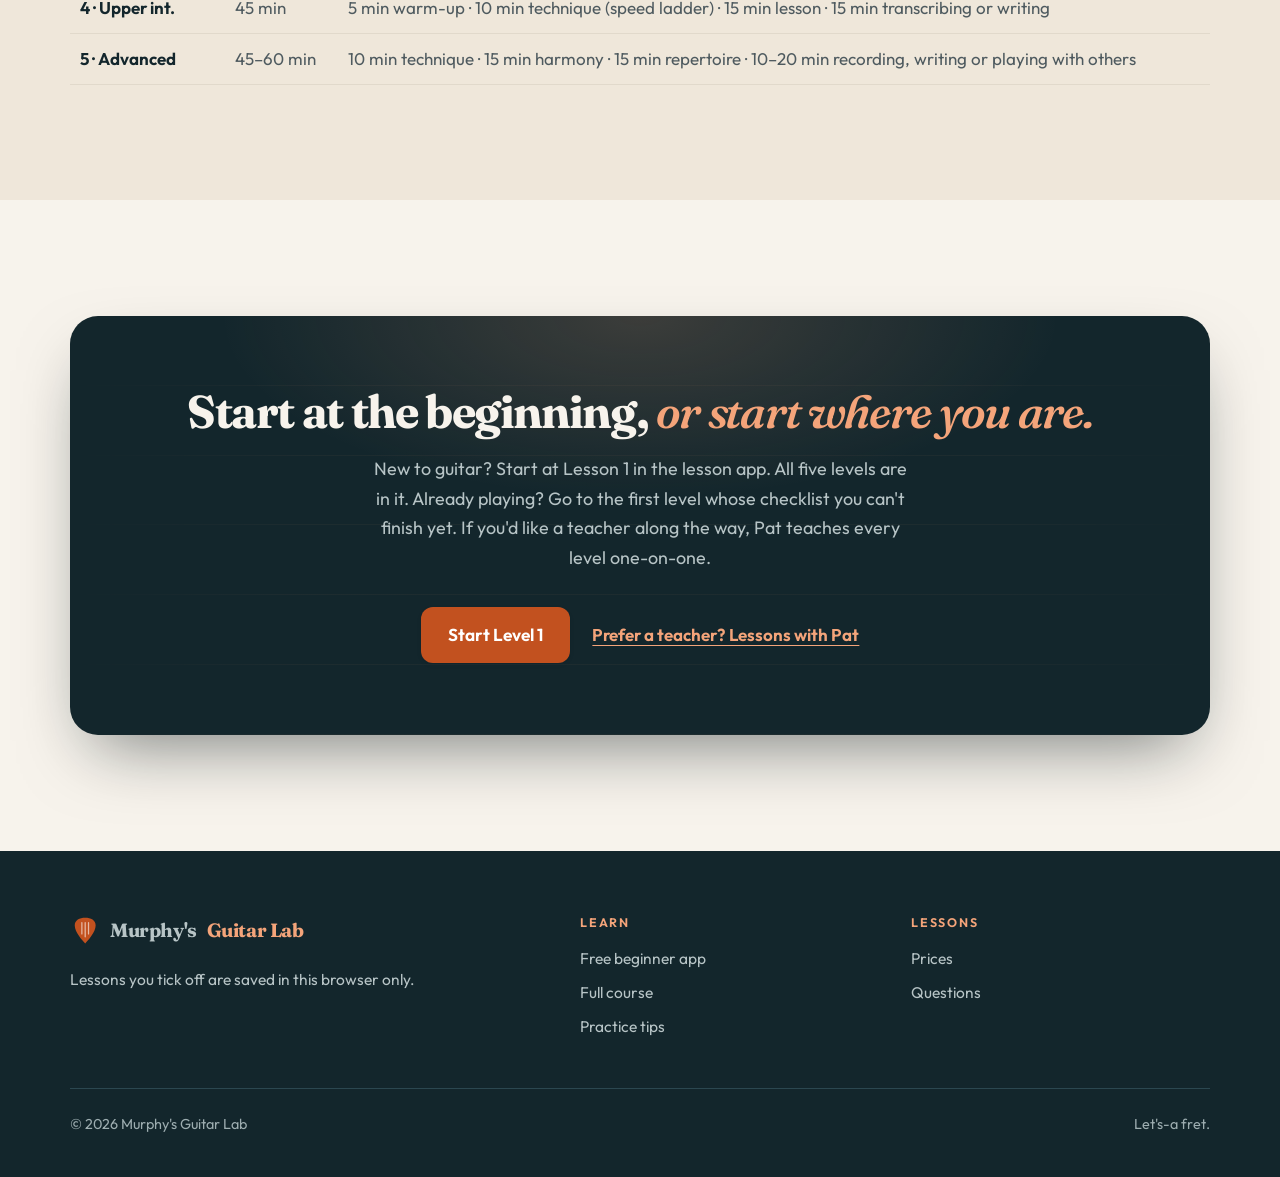
<file: course.html>
<!DOCTYPE html>
<html lang="en">
<head>
  <meta charset="UTF-8">
  <meta name="viewport" content="width=device-width, initial-scale=1">
  <title>The Full Course — Murphy's Guitar Lab</title>
  <meta name="description" content="A five-level guitar course from your first chord to playing like a pro: 40 lessons, practice plans and clear goals for every level.">
  <link rel="preconnect" href="https://fonts.googleapis.com">
  <link rel="preconnect" href="https://fonts.gstatic.com" crossorigin>
  <meta name="theme-color" content="#13262C">
  <link rel="icon" href="data:image/svg+xml,%3Csvg xmlns='http://www.w3.org/2000/svg' viewBox='0 0 32 32'%3E%3Cpath d='M16 30c-3-3.5-11-12-11-19C5 5.5 10 3 16 3s11 2.5 11 8c0 7-8 15.5-11 19z' fill='%23C2511F'/%3E%3C/svg%3E">
  <link href="https://fonts.googleapis.com/css2?family=Fraunces:ital,opsz,wght@0,9..144,560;0,9..144,700;1,9..144,560&family=Outfit:wght@400;520;650&display=swap" rel="stylesheet">
  <link rel="stylesheet" href="assets/css/site.css?v=4">
  <style>
    html { scroll-padding-top: 9rem; }
    .course-hero .hero-grid { grid-template-columns: 1.3fr .7fr; }
    .course-hero .pat-stage { width: min(330px, 100%); }
    .course-hero .bubble { left: -14%; top: 12%; }

    /* Sticky level bar */
    .level-bar {
      position: sticky; top: 4.5rem; z-index: 20;
      background: color-mix(in srgb, var(--bg) 88%, transparent);
      backdrop-filter: blur(14px); -webkit-backdrop-filter: blur(14px);
      border-bottom: 1px solid var(--border-soft);
    }
    .level-nav { display: flex; gap: .5rem; padding: .7rem 0; overflow-x: auto; scrollbar-width: none; }
    .level-nav::-webkit-scrollbar { display: none; }
    .level-nav a {
      display: inline-flex; gap: .5rem; align-items: center; white-space: nowrap;
      padding: .45rem .95rem .45rem .5rem; border-radius: 999px; text-decoration: none;
      background: var(--surface); border: 1px solid var(--border); color: var(--muted); font-weight: 520; font-size: .93rem;
    }
    .level-nav a:hover, .level-nav a.on { border-color: var(--accent); color: var(--text); }
    .level-nav b {
      width: 1.6rem; height: 1.6rem; border-radius: 50%; display: grid; place-items: center;
      background: var(--tint); color: var(--em); font-weight: 650; font-size: .85rem;
    }
    .level-nav a.on b { background: var(--accent); color: var(--on-accent); }

    main { counter-reset: lv; }
    .level { counter-increment: lv; }
    .level-head { display: grid; grid-template-columns: auto 1fr auto; gap: 1rem 2rem; align-items: end; }
    .level-head::before {
      content: "0" counter(lv); align-self: start;
      font-family: var(--font-display); font-weight: 700; font-size: clamp(4rem, 9vw, 7rem); line-height: .85;
      color: transparent; -webkit-text-stroke: 1.5px var(--accent); opacity: .8;
    }
    .section-lede { color: var(--muted); font-size: 1.12rem; max-width: 38rem; margin: .8rem 0 0; }
    .level-meta { display: flex; flex-wrap: wrap; gap: .5rem; margin: 1rem 0 0; padding: 0; list-style: none; }
    .level-meta li {
      font-size: .85rem; color: var(--muted); background: var(--surface);
      border: 1px solid var(--border); border-radius: 999px; padding: .2rem .7rem;
    }
    .level-meta strong { color: var(--text); }
    .progress { color: var(--muted); font-size: .9rem; white-space: nowrap; }
    .progress strong { color: var(--success); }

    .lessons { margin: 1.4rem 0 0; display: grid; gap: .55rem; }
    .lesson {
      background: var(--surface); border: 1px solid var(--border); border-radius: 14px;
      padding: 0; overflow: hidden;
    }
    .lesson[open] { border-color: color-mix(in srgb, var(--accent) 45%, var(--border)); }
    .lesson summary {
      list-style: none; cursor: pointer; padding: .9rem 1.1rem;
      display: grid; grid-template-columns: 3.2rem 1fr auto; gap: .8rem; align-items: center;
    }
    .lesson summary::-webkit-details-marker { display: none; }
    /* Each lesson opens in the lesson app. */
    .lesson-link {
      display: grid; grid-template-columns: 3.2rem 1fr auto auto; gap: .8rem; align-items: center;
      padding: .9rem 1.1rem; color: var(--text); text-decoration: none;
      transition: border-color .15s, transform .15s;
    }
    .lesson-link:hover { border-color: var(--accent); transform: translateY(-1px); }
    .lesson-link .go { color: var(--rust-text, var(--accent)); font-weight: 650; font-size: .9rem; white-space: nowrap; }
    @media (prefers-reduced-motion: reduce) { .lesson-link:hover { transform: none; } }
    .lesson .num { font-family: var(--font-display); color: var(--accent); font-size: 1.05rem; }
    .lesson .name { font-weight: 650; }
    .lesson .name small { display: block; font-weight: 400; color: var(--muted); font-size: .9rem; }
    .lesson .tick { color: var(--success); font-size: .85rem; display: none; white-space: nowrap; }
    .lesson.is-done .tick { display: inline; }
    .lesson-body { padding: 0 1.1rem 1.1rem 5.1rem; }
    .lesson-body h4 {
      font-family: var(--font-body); font-size: .72rem; letter-spacing: .14em; text-transform: uppercase;
      color: var(--accent); margin: 1rem 0 .3rem;
    }
    .lesson-body ul { margin: 0; padding-left: 1.1rem; color: var(--muted); }
    .lesson-body li { margin: .25rem 0; }
    .lesson-body li strong { color: var(--text); }
    .lesson-body p { color: var(--muted); margin: .3rem 0; }
    .lesson-body .app-link { color: var(--accent); }
    pre.tab {
      background: var(--ink); border: 1px solid var(--ink); border-radius: 10px;
      padding: .7rem .9rem; color: var(--paper); font-size: .85rem; line-height: 1.35;
      overflow-x: auto; margin: .5rem 0;
    }
    .done-check {
      display: flex; gap: .6rem; align-items: center; margin-top: 1rem;
      color: var(--text); cursor: pointer; font-weight: 520;
    }
    .done-check input { width: 1.15rem; height: 1.15rem; accent-color: var(--success); }

    /* "Level 1 is the app" note: makes the single path obvious. */
    .path-note {
      display: flex; flex-wrap: wrap; gap: .8rem 1.2rem; align-items: center; justify-content: space-between;
      background: var(--surface); border: 1px solid var(--border); border-left: 4px solid var(--accent);
      border-radius: var(--radius); padding: 1rem 1.2rem; margin: 0 0 1.2rem;
    }
    .path-note p { margin: 0; max-width: 60ch; }
    .milestone {
      margin-top: 1.4rem; background: #E7F2EC; border: 1px solid #B9D9C7;
      border-radius: var(--radius); padding: 1.1rem 1.2rem;
    }
    .milestone h3 { margin-bottom: .5rem; }
    .milestone ul { margin: 0; padding-left: 1.1rem; color: var(--muted); }
    .milestone li { margin: .3rem 0; }
    .side-cards { display: grid; grid-template-columns: 1fr 1fr; gap: 1rem; margin-top: 1rem; }
    .side-cards .card ul { margin: .4rem 0 0; padding-left: 1.1rem; color: var(--muted); }
    .side-cards .card li { margin: .25rem 0; }

    table.plan { width: 100%; border-collapse: collapse; margin-top: 1rem; }
    table.plan th, table.plan td { text-align: left; padding: .7rem .6rem; border-bottom: 1px solid var(--border); vertical-align: top; }
    table.plan th { font-size: .78rem; letter-spacing: .12em; text-transform: uppercase; color: var(--accent); font-weight: 650; }
    table.plan td { color: var(--muted); }
    table.plan td:first-child { color: var(--text); font-weight: 650; white-space: nowrap; }
    .table-wrap { overflow-x: auto; }

    .lessons { margin-top: 2.2rem; }
    .lesson summary { padding: 1.05rem 1.2rem; }
    .lesson summary:hover .name { color: var(--accent); }
    .lesson .name { font-size: 1.05rem; transition: color .15s; }
    .lesson summary::after {
      content: "+"; grid-column: 3; grid-row: 1; justify-self: end;
      color: var(--accent); font-size: 1.4rem; line-height: 1; transition: transform .2s;
    }
    .lesson[open] summary::after { transform: rotate(45deg); }
    .lesson .tick { grid-column: 3; grid-row: 1; margin-right: 1.8rem; }
    .milestone h3 { font-size: 1.25rem; }

    @media (max-width: 960px) {
      .course-hero .hero-grid { grid-template-columns: 1fr; }
      .course-hero .pat-stage { display: none; }
    }
    @media (max-width: 860px) {
      .level-head { grid-template-columns: 1fr; gap: .6rem; }
      .level-head::before { font-size: 3.4rem; }
      .lesson .tick { margin-right: 1.4rem; font-size: .78rem; }
      .level-head .progress { grid-column: 1 / -1; }
      .side-cards { grid-template-columns: 1fr; }
      html { scroll-padding-top: 8.5rem; }
      .lesson-body { padding-left: 1.1rem; }
      .lesson summary { grid-template-columns: 2.6rem 1fr auto; }
    }
  </style>
</head>
<body>
  <a class="skip" href="#main">Skip to content</a>
  <header class="site-header">
    <div class="wrap header-inner">
      <a class="logo" href="index.html" aria-label="Murphy's Guitar Lab home">
        <svg class="logo-mark" viewBox="0 0 32 32" aria-hidden="true"><path d="M16 30c-3-3.5-11-12-11-19C5 5.5 10 3 16 3s11 2.5 11 8c0 7-8 15.5-11 19z" fill="#C2511F"/><path d="M12.5 8v12M16 8v15M19.5 8v12" stroke="#fff" stroke-width="1.3" stroke-linecap="round" opacity=".6"/></svg>
        Murphy's <span>Guitar Lab</span>
      </a>
      <button class="nav-toggle" type="button" aria-expanded="false" aria-controls="site-nav">Menu</button>
      <nav id="site-nav" class="site-nav" aria-label="Primary">
        <a href="lessons.html">Free lessons</a>
        <a href="course.html" aria-current="page">Full course</a>
        <a href="index.html#lessons-with-pat">Lessons with Pat</a>
        <a href="#plans">Practice plans</a>
        <a class="btn btn-primary" href="lessons.html">Start free</a>
      </nav>
    </div>
  </header>

  <main id="main">
    <section class="hero course-hero strings" id="top">
      <div class="wrap hero-grid">
        <div>
          <p class="eyebrow">The full course · 5 levels · 40 lessons</p>
          <h1>From your first chord to <em>your own sound.</em></h1>
          <p class="lede">Each level has eight lessons, a practice plan and a checklist that tells you when you're ready to move on. Go at your own pace. Most players finish a level in two to six months.</p>
          <ul class="hero-proof">
            <li><strong>5</strong><span>levels</span></li>
            <li><strong>40</strong><span>lessons</span></li>
            <li><strong>Free</strong><span>no sign-up needed</span></li>
          </ul>
        </div>
        <div class="pat-stage">
          <p class="bubble">Every lesson opens in the app. I'll keep track!</p>
          <img src="assets/img/pat-teach.jpg" width="604" height="900" alt="Pat, a cartoon guitarist in a teal cap, pointing at the neck of his guitar">
        </div>
      </div>
    </section>

    <div class="level-bar">
      <nav class="wrap level-nav" id="levels" aria-label="Levels">
        <a href="#level-1"><b>1</b> Beginner</a>
        <a href="#level-2"><b>2</b> Advanced beginner</a>
        <a href="#level-3"><b>3</b> Intermediate</a>
        <a href="#level-4"><b>4</b> Upper intermediate</a>
        <a href="#level-5"><b>5</b> Advanced</a>
      </nav>
    </div>

    <!-- ============ LEVEL 1 ============ -->
    <section class="section level" id="level-1" data-level="1">
      <div class="wrap">
        <div class="level-head">
          <div>
            <p class="eyebrow">Level 1 · Beginner</p>
            <h2>First songs</h2>
            <p class="section-lede">Get the guitar in tune, learn the open chords and play complete songs with a steady strum.</p>
            <ul class="level-meta">
              <li><strong>About 2 months</strong></li>
              <li><strong>10–15 min</strong> a day</li>
              <li>Uses the <a class="app-link" href="lessons.html" style="color:var(--accent)">lesson app</a></li>
            </ul>
          </div>
          <p class="progress" aria-live="polite"><strong data-count>0</strong> of 8 done</p>
        </div>

        <div class="path-note">
          <p><strong>Every lesson opens in the lesson app</strong>, with Pat's warm-ups, a metronome and your progress ticks. Level 1 is free. Start at the beginning, or pick any lesson below.</p>
          <a class="btn btn-primary" href="lessons.html">Open the lesson app</a>
        </div>

        <div class="lessons">
          <a class="lesson lesson-link" data-id="p1" href="lessons.html#p1"><span class="num">1.1</span><span class="name">Meet your guitar<small>Strings, frets, finger numbers and tuning</small></span><span class="tick">✓ Done</span><span class="go" aria-hidden="true">Open →</span></a>

          <a class="lesson lesson-link" data-id="pH" href="lessons.html#pH"><span class="num">1.2</span><span class="name">Holding the guitar and pick<small>Posture, thumb position, pick grip and the strumming motion</small></span><span class="tick">✓ Done</span><span class="go" aria-hidden="true">Open →</span></a>

          <a class="lesson lesson-link" data-id="p2" href="lessons.html#p2"><span class="num">1.3</span><span class="name">Reading tab and chord diagrams<small>The simple way guitarists write music down</small></span><span class="tick">✓ Done</span><span class="go" aria-hidden="true">Open →</span></a>

          <a class="lesson lesson-link" data-id="p3" href="lessons.html#p3"><span class="num">1.4</span><span class="name">Em and G, and your first chord changes<small>Two chords and the one-minute challenge</small></span><span class="tick">✓ Done</span><span class="go" aria-hidden="true">Open →</span></a>

          <a class="lesson lesson-link" data-id="p5" href="lessons.html#p5"><span class="num">1.5</span><span class="name">Your first song and the down-up strum<small>Chord charts, counting to four and never stopping</small></span><span class="tick">✓ Done</span><span class="go" aria-hidden="true">Open →</span></a>

          <a class="lesson lesson-link" data-id="p6" href="lessons.html#p6"><span class="num">1.6</span><span class="name">Your first notes and the five-note scale<small>Single notes, the minor pentatonic scale and the home note</small></span><span class="tick">✓ Done</span><span class="go" aria-hidden="true">Open →</span></a>

          <a class="lesson lesson-link" data-id="p9" href="lessons.html#p9"><span class="num">1.7</span><span class="name">The open chords<small>C, D, A, Am, E, Dm, plus major versus minor</small></span><span class="tick">✓ Done</span><span class="go" aria-hidden="true">Open →</span></a>

          <a class="lesson lesson-link" data-id="p10" href="lessons.html#p10"><span class="num">1.8</span><span class="name">Four-chord songs<small>C–G–Am–F family progressions, and changing chords in time</small></span><span class="tick">✓ Done</span><span class="go" aria-hidden="true">Open →</span></a>
        </div>

        <div class="side-cards">
          <article class="card">
            <h3>Songs for this level</h3>
            <ul>
              <li><strong>Amazing Grace</strong> (traditional): G, C, D</li>
              <li><strong>Bad Moon Rising</strong>: D, A, G</li>
              <li><strong>Knockin' on Heaven's Door</strong>: G, D, Am, C</li>
              <li><strong>House of the Rising Sun</strong> (traditional): Am, C, D, Fmaj7, E</li>
              <li>Any G–D–Em–C pop song you love</li>
            </ul>
          </article>
          <article class="card">
            <h3>Common problems</h3>
            <ul>
              <li><strong>Buzzing:</strong> move your finger closer to the fret, not harder onto the string.</li>
              <li><strong>Muted strings:</strong> arch your knuckles more and play on your fingertips.</li>
              <li><strong>Stopping at changes:</strong> slow down until you don't stop.</li>
            </ul>
          </article>
        </div>

        <div class="milestone">
          <h3>Ready for Level 2 when you can…</h3>
          <ul>
            <li>Play all nine open chords from memory</li>
            <li>Change between any two of them in time at 75 beats per minute</li>
            <li>Play three complete songs with a steady strum pattern</li>
            <li>Play the pentatonic box up and down from memory</li>
          </ul>
        </div>
      </div>
    </section>

    <!-- ============ LEVEL 2 ============ -->
    <section class="section section-alt level" id="level-2" data-level="2">
      <div class="wrap">
        <div class="level-head">
          <div>
            <p class="eyebrow">Level 2 · Advanced beginner</p>
            <h2>Rock, blues and fingerpicking</h2>
            <p class="section-lede">Power chords, the 12-bar blues, your first real solos and fingerstyle playing.</p>
            <ul class="level-meta">
              <li><strong>Months 2–4</strong></li>
              <li><strong>20 min</strong> a day</li>
            </ul>
          </div>
          <p class="progress" aria-live="polite"><strong data-count>0</strong> of 8 done</p>
        </div>

        <div class="lessons">
          <a class="lesson lesson-link" data-id="L2-1" href="lessons.html#L2-1"><span class="num">2.1</span><span class="name">Power chords<small>Two-note shapes that move anywhere on the neck</small></span><span class="tick">✓ Done</span><span class="go" aria-hidden="true">Open →</span></a>

          <a class="lesson lesson-link" data-id="L2-2" href="lessons.html#L2-2"><span class="num">2.2</span><span class="name">Palm muting and driving eighth notes<small>The chug behind rock rhythm guitar</small></span><span class="tick">✓ Done</span><span class="go" aria-hidden="true">Open →</span></a>

          <a class="lesson lesson-link" data-id="L2-3" href="lessons.html#L2-3"><span class="num">2.3</span><span class="name">The 12-bar blues<small>The shuffle rhythm and the form behind blues, rock and roll and more</small></span><span class="tick">✓ Done</span><span class="go" aria-hidden="true">Open →</span></a>

          <a class="lesson lesson-link" data-id="L2-4" href="lessons.html#L2-4"><span class="num">2.4</span><span class="name">Reading rhythm<small>Quarters, eighths, sixteenths, rests and ties</small></span><span class="tick">✓ Done</span><span class="go" aria-hidden="true">Open →</span></a>

          <a class="lesson lesson-link" data-id="L2-5" href="lessons.html#L2-5"><span class="num">2.5</span><span class="name">Hammer-ons, pull-offs and slides<small>Making notes flow together</small></span><span class="tick">✓ Done</span><span class="go" aria-hidden="true">Open →</span></a>

          <a class="lesson lesson-link" data-id="L2-6" href="lessons.html#L2-6"><span class="num">2.6</span><span class="name">Bends, vibrato and your first solo<small>Making the guitar sing</small></span><span class="tick">✓ Done</span><span class="go" aria-hidden="true">Open →</span></a>

          <a class="lesson lesson-link" data-id="L2-7" href="lessons.html#L2-7"><span class="num">2.7</span><span class="name">Fingerpicking<small>Playing the strings one at a time with your fingers</small></span><span class="tick">✓ Done</span><span class="go" aria-hidden="true">Open →</span></a>

          <a class="lesson lesson-link" data-id="L2-8" href="lessons.html#L2-8"><span class="num">2.8</span><span class="name">The F chord, capo and colour chords<small>Your first barre, plus sus and add chords</small></span><span class="tick">✓ Done</span><span class="go" aria-hidden="true">Open →</span></a>
        </div>

        <div class="side-cards">
          <article class="card">
            <h3>Songs for this level</h3>
            <ul>
              <li><strong>Wild Thing</strong>: A, D, E with power chords</li>
              <li>Famous single-note riffs, such as <strong>Seven Nation Army</strong> and <strong>Smoke on the Water</strong></li>
              <li>Any 12-bar blues, with shuffle rhythm and a solo</li>
              <li><strong>Scarborough Fair</strong> (traditional), fingerpicked</li>
            </ul>
          </article>
          <article class="card">
            <h3>Common problems</h3>
            <ul>
              <li><strong>Flat bends:</strong> check them against the target note every time.</li>
              <li><strong>F won't ring:</strong> roll your first finger slightly onto its bony edge.</li>
              <li><strong>Uneven fingerpicking:</strong> get the thumb steady first, then add the fingers.</li>
            </ul>
          </article>
        </div>

        <div class="milestone">
          <h3>Ready for Level 3 when you can…</h3>
          <ul>
            <li>Play a 12-bar blues shuffle for three choruses, then solo over it with bends and vibrato</li>
            <li>Play power chords cleanly with palm muting at 110 beats per minute</li>
            <li>Fingerpick a complete song</li>
            <li>Play F and change to it in time</li>
          </ul>
        </div>
      </div>
    </section>

    <!-- ============ LEVEL 3 ============ -->
    <section class="section level" id="level-3" data-level="3">
      <div class="wrap">
        <div class="level-head">
          <div>
            <p class="eyebrow">Level 3 · Intermediate</p>
            <h2>The whole neck</h2>
            <p class="section-lede">Barre chords, the notes on the neck, how keys work and soloing in every position.</p>
            <ul class="level-meta">
              <li><strong>Months 4–9</strong></li>
              <li><strong>30 min</strong> a day</li>
            </ul>
          </div>
          <p class="progress" aria-live="polite"><strong data-count>0</strong> of 8 done</p>
        </div>

        <div class="lessons">
          <a class="lesson lesson-link" data-id="L3-1" href="lessons.html#L3-1"><span class="num">3.1</span><span class="name">E-shape barre chords<small>Root on the 6th string: major, minor and 7</small></span><span class="tick">✓ Done</span><span class="go" aria-hidden="true">Open →</span></a>

          <a class="lesson lesson-link" data-id="L3-2" href="lessons.html#L3-2"><span class="num">3.2</span><span class="name">A-shape barre chords<small>Root on the 5th string, so you can play any chord in two places</small></span><span class="tick">✓ Done</span><span class="go" aria-hidden="true">Open →</span></a>

          <a class="lesson lesson-link" data-id="L3-3" href="lessons.html#L3-3"><span class="num">3.3</span><span class="name">Notes on the neck<small>Learning the low E and A strings, and octave shapes</small></span><span class="tick">✓ Done</span><span class="go" aria-hidden="true">Open →</span></a>

          <a class="lesson lesson-link" data-id="L3-4" href="lessons.html#L3-4"><span class="num">3.4</span><span class="name">Keys and the major scale<small>Why songs use the chords they do, and the number system</small></span><span class="tick">✓ Done</span><span class="go" aria-hidden="true">Open →</span></a>

          <a class="lesson lesson-link" data-id="L3-5" href="lessons.html#L3-5"><span class="num">3.5</span><span class="name">All five pentatonic positions<small>Connecting the scale across the whole neck, plus the blues scale</small></span><span class="tick">✓ Done</span><span class="go" aria-hidden="true">Open →</span></a>

          <a class="lesson lesson-link" data-id="L3-6" href="lessons.html#L3-6"><span class="num">3.6</span><span class="name">Solos that sound like music<small>Phrasing, space and targeting the chord</small></span><span class="tick">✓ Done</span><span class="go" aria-hidden="true">Open →</span></a>

          <a class="lesson lesson-link" data-id="L3-7" href="lessons.html#L3-7"><span class="num">3.7</span><span class="name">Sixteenth-note strumming and syncopation<small>Groove, muted chucks and off-beat accents</small></span><span class="tick">✓ Done</span><span class="go" aria-hidden="true">Open →</span></a>

          <a class="lesson lesson-link" data-id="L3-8" href="lessons.html#L3-8"><span class="num">3.8</span><span class="name">Seventh chords<small>Dominant 7, major 7 and minor 7, open and barre</small></span><span class="tick">✓ Done</span><span class="go" aria-hidden="true">Open →</span></a>
        </div>

        <div class="side-cards">
          <article class="card">
            <h3>Repertoire goals</h3>
            <ul>
              <li>Two songs that use barre chords all the way through</li>
              <li>A blues solo using at least three pentatonic positions</li>
              <li>A funk or pop song with sixteenth-note strumming</li>
              <li>One song moved into a new key for a singer</li>
            </ul>
          </article>
          <article class="card">
            <h3>Common problems</h3>
            <ul>
              <li><strong>Barre fatigue:</strong> squeeze less and pull back gently with your arm. Take breaks.</li>
              <li><strong>Stuck in the box:</strong> force yourself to start licks in positions 2–5.</li>
              <li><strong>Theory overload:</strong> use each idea in a song the same day you learn it.</li>
            </ul>
          </article>
        </div>

        <div class="milestone">
          <h3>Ready for Level 4 when you can…</h3>
          <ul>
            <li>Play any major, minor or 7th chord in at least two positions</li>
            <li>Name the notes on the 6th and 5th strings instantly</li>
            <li>Solo across all five pentatonic positions over a blues</li>
            <li>Move a song into any key using numbers</li>
          </ul>
        </div>
      </div>
    </section>

    <!-- ============ LEVEL 4 ============ -->
    <section class="section section-alt level" id="level-4" data-level="4">
      <div class="wrap">
        <div class="level-head">
          <div>
            <p class="eyebrow">Level 4 · Upper intermediate</p>
            <h2>Musicianship</h2>
            <p class="section-lede">Seeing the whole neck as one map, soloing with chord tones, modes, and learning by ear.</p>
            <ul class="level-meta">
              <li><strong>Months 9–18</strong></li>
              <li><strong>45 min</strong> a day</li>
            </ul>
          </div>
          <p class="progress" aria-live="polite"><strong data-count>0</strong> of 8 done</p>
        </div>

        <div class="lessons">
          <a class="lesson lesson-link" data-id="L4-1" href="lessons.html#L4-1"><span class="num">4.1</span><span class="name">The CAGED system<small>Five chord shapes that map the entire neck</small></span><span class="tick">✓ Done</span><span class="go" aria-hidden="true">Open →</span></a>

          <a class="lesson lesson-link" data-id="L4-2" href="lessons.html#L4-2"><span class="num">4.2</span><span class="name">Triads and inversions<small>Small three-note chords for rhythm parts that sit well in a band</small></span><span class="tick">✓ Done</span><span class="go" aria-hidden="true">Open →</span></a>

          <a class="lesson lesson-link" data-id="L4-3" href="lessons.html#L4-3"><span class="num">4.3</span><span class="name">Arpeggios and chord-tone soloing<small>Following the chords instead of only the key</small></span><span class="tick">✓ Done</span><span class="go" aria-hidden="true">Open →</span></a>

          <a class="lesson lesson-link" data-id="L4-4" href="lessons.html#L4-4"><span class="num">4.4</span><span class="name">Modes you'll actually use<small>Dorian, Mixolydian and the major and minor scales</small></span><span class="tick">✓ Done</span><span class="go" aria-hidden="true">Open →</span></a>

          <a class="lesson lesson-link" data-id="L4-5" href="lessons.html#L4-5"><span class="num">4.5</span><span class="name">Picking technique and speed<small>Alternate picking, economy picking and string skipping</small></span><span class="tick">✓ Done</span><span class="go" aria-hidden="true">Open →</span></a>

          <a class="lesson lesson-link" data-id="L4-6" href="lessons.html#L4-6"><span class="num">4.6</span><span class="name">Funk, R&amp;B and reggae rhythm<small>Ninth chords, scratching and the skank</small></span><span class="tick">✓ Done</span><span class="go" aria-hidden="true">Open →</span></a>

          <a class="lesson lesson-link" data-id="L4-7" href="lessons.html#L4-7"><span class="num">4.7</span><span class="name">Ear training and transcription<small>Learning songs and solos without tab</small></span><span class="tick">✓ Done</span><span class="go" aria-hidden="true">Open →</span></a>

          <a class="lesson lesson-link" data-id="L4-8" href="lessons.html#L4-8"><span class="num">4.8</span><span class="name">Songwriting and arranging<small>Riffs, progressions and song form</small></span><span class="tick">✓ Done</span><span class="go" aria-hidden="true">Open →</span></a>
        </div>

        <div class="side-cards">
          <article class="card">
            <h3>Repertoire goals</h3>
            <ul>
              <li>One solo learned by ear, note for note</li>
              <li>A rhythm part using triads, not full chords</li>
              <li>A funk groove and a reggae groove</li>
              <li>One original song</li>
            </ul>
          </article>
          <article class="card">
            <h3>Common problems</h3>
            <ul>
              <li><strong>Modes feel abstract:</strong> always play them over a backing chord. The chord is what makes the mode sound.</li>
              <li><strong>Speed plateau:</strong> slow down by 20%, relax, and focus on making smaller movements.</li>
              <li><strong>Transcription is slow:</strong> it's supposed to be. That slowness is how your ear learns.</li>
            </ul>
          </article>
        </div>

        <div class="milestone">
          <h3>Ready for Level 5 when you can…</h3>
          <ul>
            <li>Play any chord in five positions and triads on two string sets</li>
            <li>Solo over chord changes, landing on chord tones</li>
            <li>Hear and use Dorian and Mixolydian</li>
            <li>Learn a solo by ear and write and record an original song</li>
          </ul>
        </div>
      </div>
    </section>

    <!-- ============ LEVEL 5 ============ -->
    <section class="section level" id="level-5" data-level="5">
      <div class="wrap">
        <div class="level-head">
          <div>
            <p class="eyebrow">Level 5 · Advanced</p>
            <h2>Your own voice</h2>
            <p class="section-lede">Jazz harmony, advanced technique, solo arrangements, recording and performing.</p>
            <ul class="level-meta">
              <li><strong>Month 18 onward</strong></li>
              <li><strong>45–60 min</strong> a day</li>
            </ul>
          </div>
          <p class="progress" aria-live="polite"><strong data-count>0</strong> of 8 done</p>
        </div>

        <div class="lessons">
          <a class="lesson lesson-link" data-id="L5-1" href="lessons.html#L5-1"><span class="num">5.1</span><span class="name">Extended and altered chords<small>9ths, 11ths, 13ths, m7♭5, dim7 and drop-2 voicings</small></span><span class="tick">✓ Done</span><span class="go" aria-hidden="true">Open →</span></a>

          <a class="lesson lesson-link" data-id="L5-2" href="lessons.html#L5-2"><span class="num">5.2</span><span class="name">The ii–V–I<small>The most common progression in jazz, in major and minor keys</small></span><span class="tick">✓ Done</span><span class="go" aria-hidden="true">Open →</span></a>

          <a class="lesson lesson-link" data-id="L5-3" href="lessons.html#L5-3"><span class="num">5.3</span><span class="name">Soloing over changes<small>Melodic and harmonic minor, and creating tension and release</small></span><span class="tick">✓ Done</span><span class="go" aria-hidden="true">Open →</span></a>

          <a class="lesson lesson-link" data-id="L5-4" href="lessons.html#L5-4"><span class="num">5.4</span><span class="name">Advanced techniques<small>Legato, tapping, sweep picking and hybrid picking</small></span><span class="tick">✓ Done</span><span class="go" aria-hidden="true">Open →</span></a>

          <a class="lesson lesson-link" data-id="L5-5" href="lessons.html#L5-5"><span class="num">5.5</span><span class="name">Advanced rhythm and feel<small>Odd meters, swing, half-time and playing ahead of or behind the beat</small></span><span class="tick">✓ Done</span><span class="go" aria-hidden="true">Open →</span></a>

          <a class="lesson lesson-link" data-id="L5-6" href="lessons.html#L5-6"><span class="num">5.6</span><span class="name">Solo guitar arranging<small>Melody, bass and chords together, plus alternate tunings</small></span><span class="tick">✓ Done</span><span class="go" aria-hidden="true">Open →</span></a>

          <a class="lesson lesson-link" data-id="L5-7" href="lessons.html#L5-7"><span class="num">5.7</span><span class="name">Recording at home<small>Interface, mics, amp sims, levels and a clean mix</small></span><span class="tick">✓ Done</span><span class="go" aria-hidden="true">Open →</span></a>

          <a class="lesson lesson-link" data-id="L5-8" href="lessons.html#L5-8"><span class="num">5.8</span><span class="name">Performance and personal style<small>Playing for people and sounding like yourself</small></span><span class="tick">✓ Done</span><span class="go" aria-hidden="true">Open →</span></a>
        </div>

        <div class="side-cards">
          <article class="card">
            <h3>Capstone projects</h3>
            <ul>
              <li>A 20-minute live set</li>
              <li>A solo guitar arrangement</li>
              <li>A recorded and mixed demo of an original song</li>
              <li>Comping and soloing over one jazz standard</li>
            </ul>
          </article>
          <article class="card">
            <h3>After this</h3>
            <ul>
              <li>Specialize in a style: jazz, blues, metal, fingerstyle, country or worship</li>
              <li>Play with other people as often as you can</li>
              <li>Teach a beginner. It shows you what you really understand.</li>
            </ul>
          </article>
        </div>
      </div>
    </section>

    <!-- ============ PRACTICE PLANS ============ -->
    <section class="section section-alt" id="plans">
      <div class="wrap">
        <p class="eyebrow">Practice plans</p>
        <h2>What to do each day</h2>
        <p class="section-lede">Divide your time the same way every day. Warm up, work on the current lesson, then play music.</p>
        <div class="table-wrap">
          <table class="plan">
            <thead><tr><th>Level</th><th>Daily time</th><th>How to split it</th></tr></thead>
            <tbody>
              <tr><td>1 · Beginner</td><td>10–15 min</td><td>2 min chord changes · 3 min scale · 2 min strumming · 3+ min songs</td></tr>
              <tr><td>2 · Adv. beginner</td><td>20 min</td><td>3 min warm-up · 7 min current lesson · 5 min blues or riffs · 5 min songs</td></tr>
              <tr><td>3 · Intermediate</td><td>30 min</td><td>5 min warm-up and barre chords · 10 min lesson · 5 min notes-on-neck drill · 10 min improvising and songs</td></tr>
              <tr><td>4 · Upper int.</td><td>45 min</td><td>5 min warm-up · 10 min technique (speed ladder) · 15 min lesson · 15 min transcribing or writing</td></tr>
              <tr><td>5 · Advanced</td><td>45–60 min</td><td>10 min technique · 15 min harmony · 15 min repertoire · 10–20 min recording, writing or playing with others</td></tr>
            </tbody>
          </table>
        </div>
      </div>
    </section>

    <section class="section">
      <div class="wrap">
        <div class="cta-band strings">
          <h2>Start at the beginning, <em>or start where you are.</em></h2>
          <p>New to guitar? Start at Lesson 1 in the lesson app. All five levels are in it. Already playing? Go to the first level whose checklist you can't finish yet. If you'd like a teacher along the way, Pat teaches every level one-on-one.</p>
          <div class="hero-actions">
            <a class="btn btn-primary btn-lg" href="lessons.html">Start Level 1</a>
            <a class="text-link" href="index.html#lessons-with-pat">Prefer a teacher? Lessons with Pat</a>
          </div>
        </div>
      </div>
    </section>
  </main>

  <footer class="site-footer">
    <div class="wrap">
      <div class="footer-grid">
        <div>
          <a class="logo" href="index.html">
            <svg class="logo-mark" viewBox="0 0 32 32" aria-hidden="true"><path d="M16 30c-3-3.5-11-12-11-19C5 5.5 10 3 16 3s11 2.5 11 8c0 7-8 15.5-11 19z" fill="#C2511F"/><path d="M12.5 8v12M16 8v15M19.5 8v12" stroke="#fff" stroke-width="1.3" stroke-linecap="round" opacity=".6"/></svg>
            Murphy's <span>Guitar Lab</span>
          </a>
          <p>Lessons you tick off are saved in this browser only.</p>
        </div>
        <div>
          <h4>Learn</h4>
          <ul>
            <li><a href="lessons.html">Free beginner app</a></li>
            <li><a href="course.html">Full course</a></li>
            <li><a href="index.html#tips">Practice tips</a></li>
          </ul>
        </div>
        <div>
          <h4>Lessons</h4>
          <ul>
            <li><a href="index.html#lessons-with-pat">Prices</a></li>
            <li><a href="index.html#faq">Questions</a></li>
          </ul>
        </div>
      </div>
      <div class="footer-bottom">
        <span>© <span data-year>2026</span> Murphy's Guitar Lab</span>
        <span>Let's-a fret.</span>
      </div>
    </div>
  </footer>

  <script src="assets/js/site.js?v=4" defer></script>
  <script>
    (function () {
      // Progress lives in the lesson app (localStorage "mgl-done"); show it here too.
      let done = new Set();
      try { done = new Set(JSON.parse(localStorage.getItem("mgl-done") || "[]")); } catch (e) {}
      try {
        const old = JSON.parse(localStorage.getItem("mgl-course-done") || "{}") || {};
        Object.keys(old).forEach((k) => { if (/^[2-5]-\d$/.test(k)) done.add("L" + k); });
      } catch (e) {}
      document.querySelectorAll(".level").forEach((level) => {
        const items = level.querySelectorAll(".lesson-link");
        items.forEach((a) => a.classList.toggle("is-done", done.has(a.dataset.id)));
        const out = level.querySelector("[data-count]");
        if (out) out.textContent = level.querySelectorAll(".lesson-link.is-done").length;
      });

      // Highlight the level you're reading in the sticky level bar.
      const links = [...document.querySelectorAll(".level-nav a")];
      if ("IntersectionObserver" in window) {
        const io = new IntersectionObserver((entries) => {
          entries.forEach((e) => {
            if (!e.isIntersecting) return;
            links.forEach((a) => a.classList.toggle("on", a.getAttribute("href") === "#" + e.target.id));
          });
        }, { rootMargin: "-40% 0px -55% 0px" });
        document.querySelectorAll(".level").forEach((s) => io.observe(s));
      }
    })();
  </script>
</body>
</html>
</file>
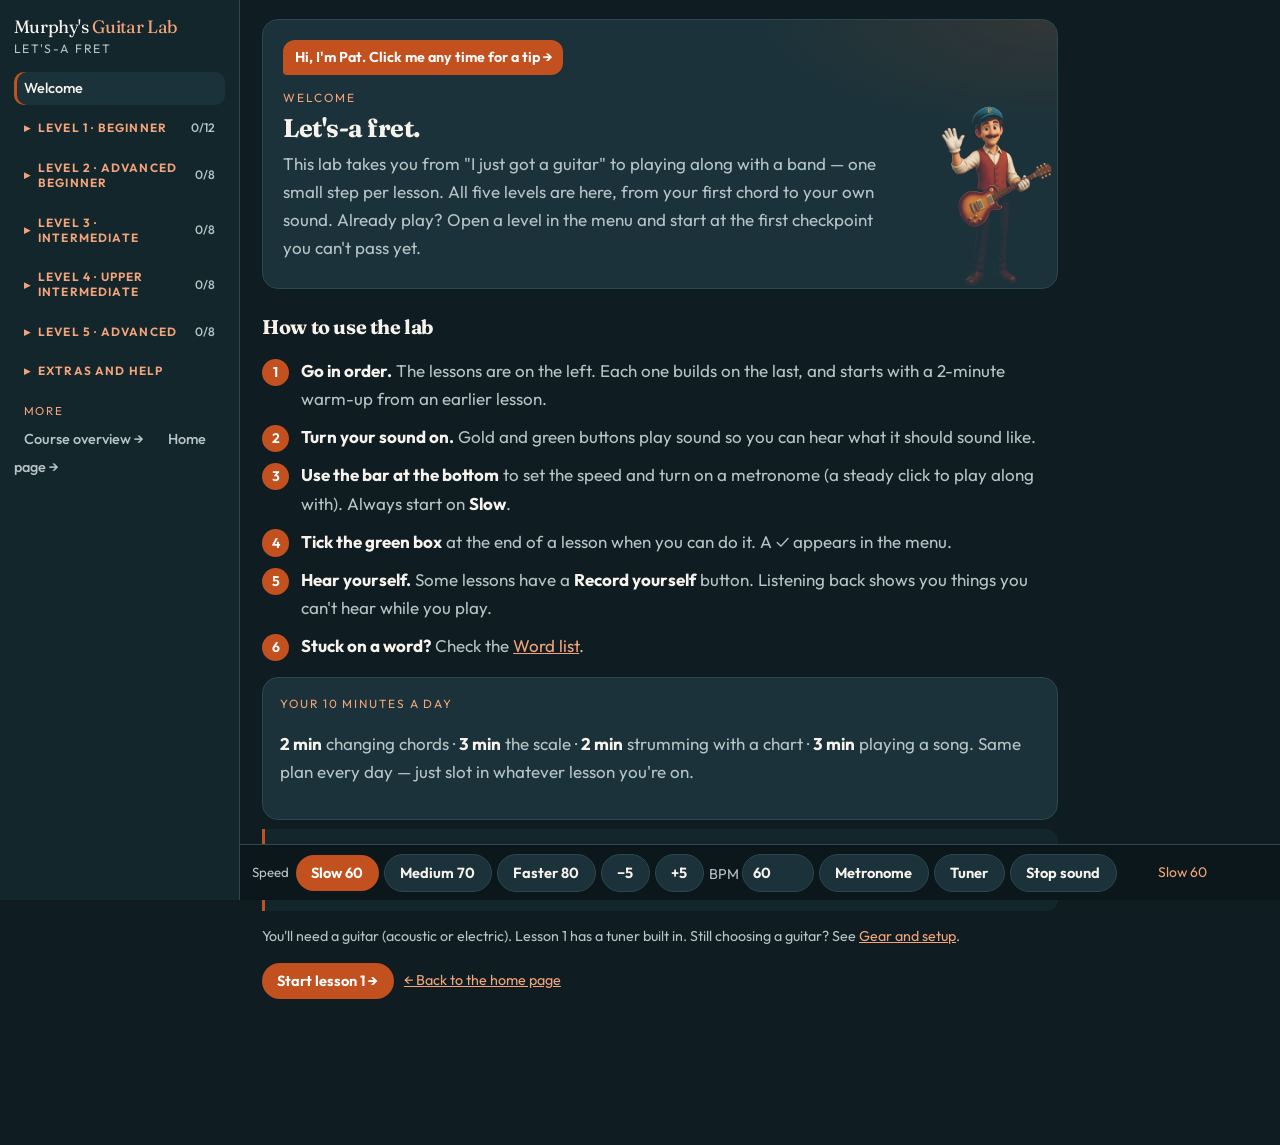
<file: lessons.html>
<!DOCTYPE html>
<html lang="en">
<head>
<meta charset="UTF-8"/>
<meta name="viewport" content="width=device-width, initial-scale=1"/>
<title>Lessons — Murphy's Guitar Lab</title>
<link rel="preconnect" href="https://fonts.googleapis.com"/>
<link href="https://fonts.googleapis.com/css2?family=Fraunces:opsz,wght@9..144,560;9..144,700&family=Outfit:wght@400;520;650&display=swap" rel="stylesheet"/>
<style>
:root{
  /* Same palette as the main site (assets/css/site.css): ink surfaces, one rust accent.
     --accent fills buttons and dots (white text on it); --accent-text is rust tuned for text on ink. */
  --bg:#0F1D22;--surface:#1B323A;--surface-2:#13262C;--border:#2B4750;
  --text:#F7F3EC;--muted:#B7C4C6;--accent:#C2511F;--accent-hover:#A9441A;--accent-text:#F4A47A;
  --good:#7FD3A6;--side:240px
}
*{box-sizing:border-box}
html,body{margin:0;background:var(--bg);color:var(--text);font-family:Outfit,system-ui,sans-serif;line-height:1.65;font-size:17px}
h1,h2,h3,.mark{font-family:Fraunces,Georgia,serif;letter-spacing:-.02em;line-height:1.2}
h3{margin:1.6rem 0 .4rem}
.app{display:grid;grid-template-columns:var(--side) 1fr;min-height:100vh}
aside{background:var(--surface-2);border-right:1px solid var(--border);padding:1rem .8rem 6.5rem;position:sticky;top:0;height:100vh;overflow:auto}
.mark{color:var(--text);margin:0;font-size:1.05rem;text-decoration:none;display:block}
.mark span{color:var(--accent-text)}
.mark em{display:block;font-style:normal;font-family:Outfit,sans-serif;font-size:.72rem;color:var(--muted);letter-spacing:.12em;text-transform:uppercase;margin-top:.2rem}
aside nav{display:flex;flex-direction:column;gap:.1rem;margin-top:.9rem}
aside button.nav{text-align:left;background:transparent;color:var(--muted);border:0;padding:.45rem .6rem;border-radius:10px;cursor:pointer;font:520 .85rem Outfit,sans-serif}
aside button.nav.on{background:var(--surface);color:var(--text);box-shadow:inset 3px 0 0 var(--accent)}
aside button.nav.done::after{content:" ✓";color:var(--good)}
aside .nav-sep{margin:.8rem .6rem .2rem;font-size:.68rem;letter-spacing:.14em;text-transform:uppercase;color:var(--accent-text)}
.page{display:none;padding:1.1rem 1.3rem 8rem;max-width:840px}
.page.on{display:block}
.hero{position:relative;overflow:hidden;min-height:190px;background:radial-gradient(500px 180px at 100% 0%,color-mix(in srgb,var(--accent) 14%,transparent),transparent 60%),var(--surface);border:1px solid var(--border);border-radius:16px;padding:1.2rem 160px 1.2rem 1.2rem}
.hero h1,.hero h2{margin:.2rem 0 .4rem}
.hero p{margin:.3rem 0}
.pat-btn{position:absolute;right:-6px;bottom:-10px;background:none;border:0;padding:0;border-radius:0;cursor:pointer}
.pat-btn img{height:200px;display:block;mix-blend-mode:lighten;mask-image:linear-gradient(to top,transparent 0%,#000 16%,#000)}
.eyebrow{letter-spacing:.16em;text-transform:uppercase;color:var(--accent-text);font-size:.7rem;margin:0 0 .4rem}
p,li,td{color:var(--muted)}
strong,th{color:var(--text)}
code{background:#0E1C21;border:1px solid var(--border);padding:0 .35rem;border-radius:6px;color:var(--text)}
.learn{background:var(--surface-2);border:1px solid var(--border);border-radius:14px;padding:.7rem 1rem;margin:1rem 0}
.learn ul{margin:.25rem 0 0;padding-left:1.2rem}
.plain{background:var(--surface-2);border-left:3px solid var(--accent);padding:.75rem 1rem;border-radius:0 12px 12px 0}
ol.steps{counter-reset:s;list-style:none;padding:0}
ol.steps li{counter-increment:s;position:relative;padding-left:2.3rem;margin:.6rem 0}
ol.steps li::before{content:counter(s);position:absolute;left:0;top:.1rem;width:1.6rem;height:1.6rem;border-radius:50%;background:var(--accent);color:#fff;font-weight:650;font-size:.82rem;display:grid;place-items:center}
.card{background:var(--surface);border:1px solid var(--border);border-radius:16px;padding:.9rem 1rem;margin:.55rem 0}
.card h3{margin:0 0 .3rem}
.card ul{padding-left:1.1rem;margin:.4rem 0 .7rem;font-size:.9rem}
.row{display:flex;flex-wrap:wrap;gap:.6rem;align-items:center;margin:.6rem 0}
.center{justify-content:center;text-align:center}
button,input{font:650 .86rem Outfit,sans-serif;border-radius:999px;border:1px solid var(--border);background:var(--surface);color:var(--text);padding:.5rem .9rem;cursor:pointer}
button:hover{border-color:var(--accent-text)}
button.primary{background:var(--accent);border:0;color:#fff}
button.primary:hover{background:var(--accent-hover)}
button.good{background:#1e3d2c;border-color:#2d6a44}
.done-box{display:flex;gap:.7rem;align-items:flex-start;background:#15241b;border:1px solid #2d6a44;border-radius:14px;padding:.8rem 1rem;margin:1.6rem 0 0;cursor:pointer}
.done-box input{width:1.25rem;height:1.25rem;margin:.2rem 0 0;padding:0;border-radius:4px;accent-color:var(--good);flex:none}
.done-box span{color:var(--text)}
.lab{position:fixed;left:var(--side);right:0;bottom:0;z-index:40;background:#0B171B;border-top:1px solid var(--border);display:flex;flex-wrap:wrap;gap:.32rem;align-items:center;padding:.5rem .7rem}
.lab .label{color:var(--muted);font-size:.78rem;margin-right:.1rem}
.now{color:var(--accent-text);font-size:.82rem}
.pager{display:flex;gap:.45rem;margin-top:1.1rem}
pre.tab{font:600 13px/1.45 ui-monospace,Menlo,monospace;background:#0E1C21;color:var(--text);padding:.7rem .85rem;border-radius:12px;overflow:auto;border:1px solid var(--border);margin:.4rem 0}
.pocket{display:none;background:var(--surface);border:1px solid var(--accent);border-radius:16px;padding:.8rem 1rem;margin:.55rem 0}
.pocket.on{display:block}
.pocket p{margin:0;color:var(--text)}
.bubble{display:inline-block;background:var(--accent);color:#fff;padding:.32rem .65rem;border-radius:12px 12px 12px 4px;font-size:.84rem;margin-bottom:.5rem;font-weight:650}
.pair{margin:.5rem 0 1rem}
.neck-wrap{background:#0E1C21;border:1px solid var(--border);border-radius:16px;padding:.4rem;overflow:auto}
.chart{display:grid;grid-template-columns:repeat(var(--n),1fr);border:1px solid var(--border);border-radius:16px;overflow:hidden;margin:.7rem 0 .2rem;background:var(--surface)}
.bar{padding:.65rem .7rem;border-right:2px solid var(--border)}
.bar:last-child{border-right:0}
.bar h4{margin:0 0 .45rem;font-family:Fraunces,serif;font-size:1.3rem;text-align:center;color:var(--text)}
.slashes{display:grid;grid-template-columns:repeat(4,1fr);gap:4px}
.slash{text-align:center;padding:.45rem 0 .25rem;border-radius:8px;background:#0E1C21;color:var(--muted);font-size:.8rem}
.slash b{display:block;font-size:1.15rem;color:var(--text)}
.slash.on{background:var(--accent);color:#fff}
.slash.on b{color:#fff}
.hint{color:var(--muted);font-size:.84rem}
table.grid{border-collapse:collapse;width:100%;font-size:.9rem;margin:.6rem 0}
table.grid th,table.grid td{border:1px solid var(--border);padding:.5rem;text-align:left}
.chromatic{display:flex;flex-wrap:wrap;gap:4px;margin:.5rem 0}
.pitch{width:40px;height:40px;border-radius:9px;display:grid;place-items:center;background:var(--surface);border:1px solid var(--border);cursor:pointer}
.pitch.on{background:#1e3d2c}
.jam-board{display:grid;grid-template-columns:1fr 1fr;gap:.7rem}
.jam-board .card{text-align:center}
.chord-lib{display:grid;grid-template-columns:repeat(auto-fill,minmax(230px,1fr));gap:.7rem;margin:.6rem 0}
.chord-lib .card{margin:0;display:flex;flex-direction:column;gap:.4rem}
.chord-lib .ch-top{display:flex;gap:.6rem;align-items:flex-start}
.chord-lib pre.tab{margin:0;font-size:12px;padding:.45rem .6rem}
.chord-lib h4{margin:0;font-size:1.05rem}
.chord-lib ul{margin:.1rem 0 0;padding-left:1.1rem;font-size:.86rem}
.chord-lib .ch-photo{border:1px dashed var(--border);border-radius:10px;padding:.5rem;text-align:center;font-size:.78rem;color:var(--muted)}
.chord-lib .ch-photo img{width:100%;border-radius:8px;display:block}
.chord-lib .ch-group{grid-column:1/-1;margin:.5rem 0 0}
.big-count{font:700 3.4rem/1 Fraunces,serif;color:var(--accent-text);text-align:center;margin:.3rem 0}
details.extra{background:var(--surface);border:1px solid var(--border);border-radius:16px;padding:.8rem 1rem;margin:.7rem 0}
details.extra summary{cursor:pointer;font-weight:650;color:var(--text)}
details.extra summary span{display:block;font-weight:400;font-size:.85rem;color:var(--muted)}
dl.words dt{font-weight:650;color:var(--text);margin-top:.9rem}
dl.words dd{margin:.1rem 0 0;color:var(--muted)}
.card-foot{margin-top:1.2rem;color:var(--muted);font-size:.82rem}
.strum-grid{display:grid;grid-template-columns:repeat(8,1fr);gap:4px;margin:.4rem 0}
.tuner-note{font:700 3.4rem/1 Fraunces,serif;color:var(--accent-text);text-align:center;margin:.2rem 0 .6rem}
.meter{position:relative;height:34px;border-radius:999px;background:#0E1C21;border:1px solid var(--border);margin:0 auto;max-width:420px;display:flex;justify-content:space-between;align-items:center;padding:0 .8rem;font-size:.72rem;color:var(--muted)}
.meter .mid{position:absolute;left:50%;top:4px;bottom:4px;width:2px;background:var(--good);opacity:.6}
.meter .needle{position:absolute;left:50%;top:3px;bottom:3px;width:6px;margin-left:-3px;border-radius:3px;background:var(--accent);transition:left .12s}
.lab .more{display:contents}
.lab .more-btn{display:none}
:focus-visible{outline:2px solid var(--accent-text);outline-offset:2px}
/* Warm-up review box at the top of each lesson */
.warmup{display:flex;gap:.9rem;align-items:baseline;background:var(--surface-2);border:1px dashed var(--border);border-radius:14px;padding:.7rem 1rem;margin:1rem 0}
.warmup .tag{flex:none;font:650 .7rem Outfit,sans-serif;letter-spacing:.12em;text-transform:uppercase;color:var(--accent-text)}
/* Inline links read in rust-on-ink, not the browser's default blue. */
.page a:not(.btn-link){color:var(--accent-text)}
/* Record-yourself card */
.rec .dot{display:inline-block;width:.6rem;height:.6rem;border-radius:50%;background:#fff;margin-right:.25rem;vertical-align:.05rem}
.rec.on .dot{animation:blink 1s infinite}
@keyframes blink{50%{opacity:.2}}
.rec audio{width:100%;margin-top:.4rem}
/* Chord-pair picker and 7-day history for the one-minute challenge */
.pairs button[aria-pressed="true"]{background:var(--accent);border-color:var(--accent);color:#fff}
.week{display:grid;grid-template-columns:repeat(7,1fr);gap:.3rem;margin:.7rem 0 .2rem}
.week div{background:var(--surface-2);border:1px solid var(--border);border-radius:10px;text-align:center;padding:.3rem 0;font-size:.72rem;color:var(--muted)}
.week div b{display:block;font:700 1rem Fraunces,serif;color:var(--text)}
.week div.today{border-color:var(--accent-text)}
/* Menu grouped by level; each level folds open */
.nav-group{margin-top:.25rem}
.nav-level{display:flex;width:100%;align-items:center;gap:.4rem;text-align:left;background:transparent;border:0;border-radius:10px;color:var(--accent-text);font:650 .7rem Outfit,sans-serif;letter-spacing:.1em;text-transform:uppercase;padding:.55rem .6rem}
.nav-level:hover{background:var(--surface)}
.nav-level::before{content:"▸";display:inline-block;transition:transform .15s}
.nav-group.open .nav-level::before{transform:rotate(90deg)}
.nav-level small{margin-left:auto;color:var(--muted);letter-spacing:0;text-transform:none;font-weight:520;font-size:.72rem}
.nav-items{display:none;flex-direction:column;gap:.1rem;padding-left:.4rem}
.nav-group.open .nav-items{display:flex}
.nav-m{display:none}
/* Level overview pages */
.chips{display:flex;flex-wrap:wrap;gap:.4rem;margin:.9rem 0}
.chips span{background:var(--surface-2);border:1px solid var(--border);border-radius:999px;padding:.25rem .75rem;font-size:.82rem;color:var(--muted)}
.chips strong{color:var(--text)}
.lesson-list{list-style:none;padding:0;display:grid;gap:.4rem;margin:.6rem 0 1rem}
.page .lesson-list a{display:grid;grid-template-columns:2.6rem 1fr auto;gap:.6rem;align-items:center;background:var(--surface);border:1px solid var(--border);border-radius:14px;padding:.6rem .9rem;color:var(--text);text-decoration:none}
.page .lesson-list a:hover{border-color:var(--accent-text)}
.lesson-list .num{font:700 1rem Fraunces,serif;color:var(--accent-text)}
.lesson-list small{display:block;color:var(--muted);font-size:.82rem}
.lesson-list a::after{content:"→";color:var(--muted)}
.lesson-list a.done::after{content:"✓";color:var(--good);font-weight:700}
.qa.two{grid-template-columns:repeat(auto-fit,minmax(240px,1fr))}
div.pat-btn{cursor:default}
.locked-list li{color:var(--muted)}
/* Help pages */
.qa{display:grid;gap:.6rem;margin:1rem 0}
.qa .card h3{font-size:1.05rem}
.qa .card p{margin:.3rem 0}
.checklist{list-style:none;padding:0}
.checklist li{position:relative;padding-left:1.8rem;margin:.5rem 0}
.checklist li::before{content:"✓";position:absolute;left:0;top:0;color:var(--good);font-weight:700}
a.btn-link{display:inline-block;background:var(--accent);color:#fff;text-decoration:none;font:650 .86rem Outfit,sans-serif;border-radius:999px;padding:.6rem 1.1rem}
a.btn-link:hover{background:var(--accent-hover)}
@media(max-width:900px){
  :root{--side:0px}
  .app{grid-template-columns:1fr}
  aside{position:relative;height:auto;border-right:0;border-bottom:1px solid var(--border);padding-bottom:.8rem}
  /* Phones: the menu folds away behind one button showing where you are. */
  .warmup{flex-direction:column;gap:.2rem}
  .nav-m{display:flex;width:100%;justify-content:space-between;align-items:center;margin-top:.7rem;background:var(--surface);border:1px solid var(--border);border-radius:12px;padding:.6rem .8rem;text-align:left}
  .nav-m span{overflow:hidden;text-overflow:ellipsis;white-space:nowrap}
  aside nav,aside .nav-sep,aside .more-link{display:none}
  aside.menu-open nav{display:flex}
  aside.menu-open .nav-sep,aside.menu-open .more-link{display:block}
  .hero{padding-right:110px}
  .pat-btn img{height:140px}
  .lab{left:0}
  .lab .more{display:none}
  .lab.open .more{display:contents}
  .lab .more-btn{display:inline-block}
  .page{padding:1rem 1rem 8rem}
  .strum-grid .slash{font-size:.7rem}
  .jam-board{grid-template-columns:1fr}
  .chart[data-bars="4"]{grid-template-columns:1fr 1fr}
  .chart[data-bars="4"] .bar:nth-child(2){border-right:0}
  .chart[data-bars="4"] .bar:nth-child(-n+2){border-bottom:2px solid var(--border)}
}
@media(prefers-reduced-motion:reduce){*{animation:none!important;transition:none!important}}
</style>
</head>
<body>
<div class="app">
<aside>
  <a class="mark" href="index.html">Murphy's <span>Guitar Lab</span><em>Let's-a fret</em></a>
  <button class="nav-m" aria-expanded="false" aria-controls="nav" onclick="toggleMenu()"><span>Lessons: <strong id="navNow">Welcome</strong></span><span aria-hidden="true">▾</span></button>
  <nav id="nav" aria-label="Lessons"></nav>
  <div class="nav-sep">More</div>
  <a class="more-link" href="course.html" style="padding:.45rem .6rem;color:var(--muted);font:520 .85rem Outfit,sans-serif;text-decoration:none">Course overview →</a>
  <a class="more-link" href="index.html" style="padding:.45rem .6rem;color:var(--muted);font:520 .85rem Outfit,sans-serif;text-decoration:none">Home page →</a>
</aside>
<div>
<section class="page on" id="p0"></section>
<section class="page" id="p1"></section>
<section class="page" id="pH"></section>
<section class="page" id="p2"></section>
<section class="page" id="p3"></section>
<section class="page" id="p4"></section>
<section class="page" id="p5"></section>
<section class="page" id="pS"></section>
<section class="page" id="p6"></section>
<section class="page" id="p7"></section>
<section class="page" id="p8"></section>
<section class="page" id="p9"></section>
<section class="page" id="p10"></section>
<section class="page" id="pG"></section>
<section class="page" id="pX"></section>
<section class="page" id="pN"></section>
<section class="page" id="pE"></section>
<section class="page" id="pW"></section>
</div>
</div>
<div class="lab" id="lab">
  <span class="more">
  <span class="label">Speed</span>
  <button class="primary" onclick="setMode('slow')">Slow 60</button>
  <button onclick="setMode('medium')">Medium 70</button>
  <button onclick="setMode('fast')">Faster 80</button>
  <button onclick="nudge(-5)" aria-label="Slower by 5">−5</button>
  <button onclick="nudge(5)" aria-label="Faster by 5">+5</button>
  <span class="hint">BPM <input id="bpm" type="number" value="60" min="40" max="120" style="width:4.2rem;padding:.5rem .6rem"/></span>
  </span>
  <button id="metroBtn" onclick="toggleMetro()">Metronome</button>
  <button onclick="goTuner()">Tuner</button>
  <button onclick="stopAll()">Stop sound</button>
  <button class="more-btn" aria-expanded="false" onclick="this.setAttribute('aria-expanded',document.getElementById('lab').classList.toggle('open'))">Speed ▾</button>
  <span id="countVis" style="font-family:Fraunces,serif;font-size:1.35rem;color:var(--accent-text);min-width:1.8rem"></span>
  <span class="now" id="now">Slow 60</span>
</div>
<script src="assets/js/course-data.js?v=1"></script>
<script>
// ---- Course lock --------------------------------------------------------------
// Level 1 is free forever. Set LOCK_LEVELS_2_TO_5 to true to show an "Unlock the
// full course" screen on Levels 2–5 instead of the lessons. Put your payment page
// in UNLOCK_URL. Note: this only hides the lessons in the browser. A real paywall
// also needs sign-in and a server check (assets/js/course-data.js is the file to protect).
const LOCK_LEVELS_2_TO_5=false;
const UNLOCK_URL="";
function hasUnlocked(){try{return localStorage.getItem("mgl-unlocked")==="1";}catch(e){return false;}}

// ---- Pages and the menu, grouped by level ----------------------------------------
const COURSE=window.COURSE||[];
const GROUPS=[
  {key:"0",items:[["p0","Welcome"]]},
  {key:"1",label:"Level 1 · Beginner",items:[["p1","1 · Meet your guitar"],["pH","2 · Holding it"],["p2","3 · Reading tab"],["p3","4 · First chord: Em"],["p4","5 · Changing chords"],["p5","6 · Your first song"],["pS","7 · Strumming up and down"],["p6","8 · First notes"],["p7","9 · The five-note scale"],["p8","10 · Ending on a home note"],["p9","11 · More chords"],["p10","12 · Jam room"],["pG","Level 1 checkpoint"]]},
  ...COURSE.map(lv=>({key:String(lv.n),label:`Level ${lv.n} · ${lv.eyebrow.split("·").pop().trim()}`,
    items:[["L"+lv.n,`Level ${lv.n} overview`],...lv.lessons.map(l=>[l.id,`${l.num} · ${l.name}`]),["L"+lv.n+"done",lv.checkpoint?`Level ${lv.n} checkpoint`:"Finish the course"]]})),
  {key:"help",label:"Extras and help",items:[["pX","Extra credit"],["pN","What's normal"],["pE","Gear and setup"],["pW","Word list"]]}
];
const PAGES=GROUPS.flatMap(g=>g.items);
const GROUP_OF={};GROUPS.forEach(g=>g.items.forEach(([id])=>GROUP_OF[id]=g.key));
const LABEL_OF=Object.fromEntries(PAGES);
function isLocked(id){return LOCK_LEVELS_2_TO_5&&+GROUP_OF[id]>=2&&!hasUnlocked();}

// Progress ticks are a per-browser convenience; the page works without storage.
function loadDone(){try{return new Set(JSON.parse(localStorage.getItem("mgl-done")||"[]"));}catch(e){return new Set();}}
function saveDone(set){try{localStorage.setItem("mgl-done",JSON.stringify([...set]));}catch(e){}}
let DONE=loadDone();
// Bring over ticks from the old course page (it saved "2-1", the app uses "L2-1").
try{const old=JSON.parse(localStorage.getItem("mgl-course-done")||"{}")||{};let moved=false;Object.keys(old).forEach(k=>{if(/^[2-5]-\d$/.test(k)&&!DONE.has("L"+k)){DONE.add("L"+k);moved=true;}});if(moved)saveDone(DONE);}catch(e){}
function markNav(){
  document.querySelectorAll("aside button.nav, .lesson-list a[data-id]").forEach(b=>b.classList.toggle("done",DONE.has(b.dataset.id)));
  GROUPS.forEach(g=>{const out=document.querySelector(`[data-gcount="${g.key}"]`);if(!out)return;
    const ids=g.items.map(i=>i[0]).filter(id=>document.querySelector(`input[data-done="${id}"]`));
    out.textContent=ids.length?`${ids.filter(id=>DONE.has(id)).length}/${ids.length}`:"";});
}

function show(id){stopAll(false);stopTuner();stopRec();try{localStorage.setItem("mgl-last",id);}catch(e){}try{history.replaceState(null,"","#"+id);}catch(e){}document.querySelectorAll(".page").forEach(p=>p.classList.toggle("on",p.id===id));document.querySelectorAll("aside button.nav").forEach(b=>b.classList.toggle("on",b.dataset.id===id));
  document.querySelectorAll(".nav-group").forEach(el=>toggleGroup(el.dataset.group,el.dataset.group===GROUP_OF[id]));
  document.getElementById("navNow").textContent=LABEL_OF[id]||"";toggleMenu(false);window.scrollTo(0,0);}
function toggleGroup(key,open){const el=document.querySelector(`.nav-group[data-group="${key}"]`);if(!el)return;const o=open??!el.classList.contains("open");el.classList.toggle("open",o);el.querySelector(".nav-level").setAttribute("aria-expanded",String(o));}
function toggleMenu(open){const a=document.querySelector("aside"),o=open??!a.classList.contains("menu-open");a.classList.toggle("menu-open",o);document.querySelector(".nav-m").setAttribute("aria-expanded",String(o));}
function navBtn([id,l]){return `<button class="nav" data-id="${id}" onclick="show('${id}')">${l}</button>`;}
document.getElementById("nav").innerHTML=GROUPS.map(g=>g.label
  ?`<div class="nav-group" data-group="${g.key}"><button class="nav-level" aria-expanded="false" onclick="toggleGroup('${g.key}')">${g.label}${LOCK_LEVELS_2_TO_5&&+g.key>=2&&!hasUnlocked()?" 🔒":""}<small data-gcount="${g.key}"></small></button><div class="nav-items">${g.items.map(navBtn).join("")}</div></div>`
  :g.items.map(navBtn).join("")).join("");

const L1_PLAN="Every day, 10 minutes: 2 min changing chords · 3 min the scale · 2 min strumming with a chart · 3 min playing a song.";
function pager(a,b,foot=L1_PLAN){return `<div class="pager">${a?`<button onclick="show('${a}')">← Back</button>`:""}${b?`<button class="primary" onclick="show('${b}')">Next →</button>`:""}</div><p class="card-foot">${foot}</p>`}
function patHero(pose,line,title,body,pid,pocket){
  const img=`<img src="${pose==="teach"?"assets/img/pat-teach.jpg":"assets/img/pat-wave.jpg"}" alt="Pat holding a Les Paul"/>`;
  if(!pocket)return `<div class="hero"><div class="copy">${line?`<div class="bubble">${line}</div>`:""}<p class="eyebrow">${title}</p>${body}</div><div class="pat-btn" aria-hidden="true">${img}</div></div>`;
  return `<div class="hero"><div class="copy"><div class="bubble">${line}</div>
  <p class="eyebrow">${title}</p>${body}</div>
  <button class="pat-btn" aria-label="Show Pat's tip" aria-controls="${pid}" onclick="document.getElementById('${pid}').classList.toggle('on')">${img}</button></div>
  <div class="pocket" id="${pid}"><p><strong>Pat's tip:</strong> ${pocket}</p></div>`;
}
function lesson(o){
  return patHero(o.pose||"teach",o.tip?(o.bubble||"Click me for a tip")+" →":(o.bubble||""),o.eyebrow,`<h2>${o.title}</h2>${o.intro?`<p>${o.intro}</p>`:""}`,"pk"+o.id,o.tip)+
  (WARMUP[o.id]?`<div class="warmup"><span class="tag">2-min warm-up</span><div>${WARMUP[o.id]}</div></div>`:"")+
  (o.learn?`<div class="learn"><strong>In this lesson you'll learn</strong><ul>${o.learn.map(x=>`<li>${x}</li>`).join("")}</ul></div>`:"")+
  o.body+
  (REC[o.id]?recHTML(o.id,REC[o.id]):"")+
  (o.goal?`<label class="done-box"><input type="checkbox" data-done="${o.id}"/><span><strong>Tick this when:</strong> ${o.goal}</span></label>`:"")+
  pager(o.prev,o.next,o.foot);
}
// Start each lesson by reviewing an earlier one, so old skills don't fade.
function back(id,label){return `<a href="#${id}" onclick="show('${id}');return false">${label}</a>`;}
const WARMUP={
  pH:`Tune up with the ${back("p1","tuner in Lesson 1")}. Say each string name out loud as you play it.`,
  p2:`Sit the way you learned in ${back("pH","Lesson 2")} and strum the open strings slowly for a minute. Keep your wrist loose.`,
  p3:`Play the B-string walk from ${back("p2","Lesson 3")} along with the sound.`,
  p4:`Make Em (${back("p3","Lesson 4")}), strum it, then lift your fingers off and put them back. Do that 10 times.`,
  p5:`Do the one-minute challenge from ${back("p4","Lesson 5")} with Em ↔ G. Try to beat your best.`,
  pS:`Play your first song from ${back("p5","Lesson 6")} once, all the way through, on Slow 60.`,
  p6:`Strum Em – G for a minute with the all-downs pattern from ${back("pS","Lesson 7")}.`,
  p7:`Play the four notes from ${back("p6","Lesson 8")} with the sound on, then once without it.`,
  p8:`Play the five-note scale from ${back("p7","Lesson 9")} up and down once on Slow 60.`,
  p9:`Do the one-minute challenge from ${back("p4","Lesson 5")} with Em ↔ G. Try to beat your best.`,
  p10:`Do the one-minute challenge from ${back("p4","Lesson 5")} with your newest pair, like G ↔ C or C ↔ D.`
};
// Lessons where hearing yourself back helps most.
const REC={
  p3:"Pick each string of Em one at a time, then play it back. Listen for buzzing or dead strings.",
  p5:"Record your first song from start to finish. Don't stop for mistakes. Just keep going.",
  pS:"Record 30 seconds of strumming with the metronome on. Do your strums land on the clicks?",
  p8:"Record yourself playing the scale over the band. Do your endings sound finished?",
  p10:"Record one full run with a band. Keep it, then record again in a month and compare. You'll hear the difference."
};
function recHTML(id,prompt){return `<div class="card rec" id="rec-${id}"><p class="eyebrow">Record yourself</p><p>${prompt}</p>
<div class="row"><button class="primary" data-rec onclick="toggleRec('${id}')"><span class="dot"></span>Record</button><span class="hint" data-rec-msg>The recording stays on this device. Nothing is uploaded.</span></div>
<audio controls hidden></audio></div>`;}
function chartHTML(names,id){
  const n=names.length;
  return `<div class="chart" ${id?`id="${id}"`:""} data-bars="${n}" style="--n:${n}">${names.map((nm,b)=>`<div class="bar"><h4>${nm}</h4><div class="slashes">${[0,1,2,3].map(k=>`<div class="slash" data-i="${b*4+k}"><b>↓</b>${k+1}</div>`).join("")}</div></div>`).join("")}</div>
  <p class="hint">Each box is one bar = 4 beats. Strum down once on each ↓. The gold square is where the band is right now.</p>`;
}
const OPEN_MIDI=[40,45,50,55,59,64], STR=["E","A","D","G","B","e"];
const NOTES=["C","C#","D","D#","E","F","F#","G","G#","A","A#","B"];
const C_MAJOR=new Set(["C","D","E","F","G","A","B"]);
function svg(n,a){const e=document.createElementNS("http://www.w3.org/2000/svg",n);Object.entries(a).forEach(([k,v])=>e.setAttribute(k,v));return e;}
const necks={};
function neckPlay(id,spec){
  const host=document.getElementById(id); if(!host) return; host.innerHTML="";
  const fromOpen=spec.lo===0, first=fromOpen?1:spec.lo, last=spec.hi, cols=last-first+1, nutW=fromOpen?10:6, left=62+nutW, top=30, fw=36, sh=22, w=left+fw*cols+16, h=top+sh*6+28;
  const s=svg("svg",{viewBox:`0 0 ${w} ${h}`,width:"100%",height:Math.min(h,230),role:"img","aria-label":"Guitar neck diagram"});
  s.appendChild(svg("rect",{x:0,y:0,width:w,height:h,fill:"#0E1C21",rx:10}));
  s.appendChild(Object.assign(svg("text",{x:8,y:16,fill:"#F4A47A","font-size":11}),{textContent:spec.caption||"nut on the left · thin string on top"}));
  const nutX=62;
  if(fromOpen){s.appendChild(svg("rect",{x:nutX,y:top-2,width:nutW,height:sh*5+4,fill:"#F5F1E8",rx:1}));s.appendChild(Object.assign(svg("text",{x:nutX+nutW/2,y:h-8,fill:"#F4A47A","text-anchor":"middle","font-size":9}),{textContent:"nut"}));}
  else{s.appendChild(svg("line",{x1:nutX+4,y1:top,x2:nutX+4,y2:top+sh*5,stroke:"#A7B0BC","stroke-width":4}));s.appendChild(Object.assign(svg("text",{x:8,y:top+sh*2.5,fill:"#F4A47A","font-size":11}),{textContent:"fret "+first}));}
  for(let i=0;i<=cols;i++){const x=left+i*fw;s.appendChild(svg("line",{x1:x,y1:top,x2:x,y2:top+sh*5,stroke:"#A7B0BC"}));if(i<cols)s.appendChild(Object.assign(svg("text",{x:x+fw/2,y:h-8,fill:(first+i===12)?"#F4A47A":"#8b93a0","text-anchor":"middle","font-size":10}),{textContent:first+i}));}
  for(let vis=0;vis<6;vis++){const y=top+vis*sh;s.appendChild(svg("line",{x1:fromOpen?nutX:left,y1:y,x2:left+fw*cols,y2:y,stroke:"#d8c9b0"}));s.appendChild(Object.assign(svg("text",{x:4,y:y+4,fill:"#F4A47A","font-size":10}),{textContent:STR[5-vis]}));}
  function xy(str,fret){const y=top+(5-str)*sh;if(fret===0)return{x:nutX+nutW/2,y};return{x:left+(fret-first+.5)*fw,y};}
  const dots={};
  (spec.ghosts||[]).forEach(g=>{const p=xy(g.s,g.f);s.appendChild(svg("circle",{cx:p.x,cy:p.y,r:9,fill:g.root?"#8F3915":"#2d6a44",opacity:.55}));s.appendChild(Object.assign(svg("text",{x:p.x,y:p.y+3,fill:"#F5F1E8","text-anchor":"middle","font-size":9}),{textContent:g.lab||""}));dots[g.s+"-"+g.f]=p;});
  const hot=svg("circle",{cx:-40,cy:-40,r:12,fill:"#C2511F",stroke:"#F5F1E8","stroke-width":2});
  const nxt=svg("circle",{cx:-40,cy:-40,r:13,fill:"none",stroke:"#F4A47A","stroke-width":2,"stroke-dasharray":"3 3"});
  s.appendChild(nxt);s.appendChild(hot);host.appendChild(s);
  necks[id]={dots,hot,nxt,xy,light(str,fret,next){const p=dots[str+"-"+fret]||xy(str,fret);hot.setAttribute("cx",p.x);hot.setAttribute("cy",p.y);if(next){const q=dots[next.s+"-"+next.f]||xy(next.s,next.f);nxt.setAttribute("cx",q.x);nxt.setAttribute("cy",q.y);}else{nxt.setAttribute("cx",-40);nxt.setAttribute("cy",-40);}}};
}
function pair(id,tab){return `<div class="pair"><div class="neck-wrap" id="${id}"></div><pre class="tab">${tab}</pre></div>`;}
const TAB_BOX=`e|--------------5--8
B|-----------5--8---
G|--------5--7------
D|-----5--7---------
A|--5--7------------
E|--5--8------------`;
const TAB_DEGA=`e|----------------
B|----------------
G|----------------
D|--------5--7----
A|--5--7----------
E|----------------`;
const TAB_EM=`e|--0--
B|--0--
G|--0--
D|--2--
A|--2--
E|--0--`;
const BOX_GHOST=[{s:0,f:5,lab:"A",root:1},{s:0,f:8,lab:"C"},{s:1,f:5,lab:"D"},{s:1,f:7,lab:"E"},{s:2,f:5,lab:"G"},{s:2,f:7,lab:"A",root:1},{s:3,f:5,lab:"C"},{s:3,f:7,lab:"D"},{s:4,f:5,lab:"E"},{s:4,f:8,lab:"G"},{s:5,f:5,lab:"A",root:1},{s:5,f:8,lab:"C"}];

document.getElementById("p0").innerHTML=patHero("wave","Hi, I'm Pat. Click me any time for a tip →","Welcome",
`<h1>Let's-a fret.</h1><p>This lab takes you from "I just got a guitar" to playing along with a band — one small step per lesson. All five levels are here, from your first chord to your own sound. Already play? Open a level in the menu and start at the first checkpoint you can't pass yet.</p>`,"pk0",
`nobody sounds good in week one. Ten minutes every day beats an hour on Sunday.`)+
`<h3>How to use the lab</h3>
<ol class="steps">
<li><strong>Go in order.</strong> The lessons are on the left. Each one builds on the last, and starts with a 2-minute warm-up from an earlier lesson.</li>
<li><strong>Turn your sound on.</strong> Gold and green buttons play sound so you can hear what it should sound like.</li>
<li><strong>Use the bar at the bottom</strong> to set the speed and turn on a metronome (a steady click to play along with). Always start on <strong>Slow</strong>.</li>
<li><strong>Tick the green box</strong> at the end of a lesson when you can do it. A ✓ appears in the menu.</li>
<li><strong>Hear yourself.</strong> Some lessons have a <strong>Record yourself</strong> button. Listening back shows you things you can't hear while you play.</li>
<li><strong>Stuck on a word?</strong> Check the <a href="#" onclick="show('pW');return false" style="color:var(--accent-text)">Word list</a>.</li>
</ol>
<div class="card"><p class="eyebrow">Your 10 minutes a day</p>
<p><strong>2 min</strong> changing chords · <strong>3 min</strong> the scale · <strong>2 min</strong> strumming with a chart · <strong>3 min</strong> playing a song. Same plan every day — just slot in whatever lesson you're on.</p></div>
<div class="plain"><strong>Before you start:</strong> read ${back("pN","What's normal")}. It takes two minutes. Sore fingertips, buzzing strings and slow chord changes happen to everyone, and they don't mean you're bad at this.</div>
<p class="hint">You'll need a guitar (acoustic or electric). Lesson 1 has a tuner built in. Still choosing a guitar? See ${back("pE","Gear and setup")}.</p>
<div class="row"><button class="primary" onclick="show('p1')">Start lesson 1 →</button><a class="hint" href="index.html">← Back to the home page</a></div>`;

document.getElementById("p1").innerHTML=lesson({id:"p1",eyebrow:"Lesson 1",title:"Meet your guitar",prev:"p0",next:"pH",
tip:`if a note buzzes, slide your finger closer to the metal fret bar. You don't need to press as hard as you think.`,
learn:["What the six strings are called","What a fret is and how frets are numbered","Which finger is which"],
body:`<h3>The six strings</h3>
<p>From the <strong>thickest</strong> string (closest to your face when you hold the guitar) to the <strong>thinnest</strong>, the strings are <strong>E A D G B E</strong>.</p>
<p>Memory trick: <em>Eddie Ate Dynamite, Good Bye Eddie.</em> The thick one is called <strong>low E</strong> and the thin one <strong>high e</strong>. Tap a string to hear it:</p>
<div class="row" id="openStrings"></div>
<h3>Tune up first</h3>
<p>An out-of-tune guitar makes even perfect playing sound wrong, so tune every time you pick it up. Press Start, then play one string at a time and let it ring.</p>
<div class="card" id="tunerCard">
  <p class="hint center" id="tunerString">—</p>
  <div class="tuner-note" id="tunerNote">♪</div>
  <div class="meter" aria-hidden="true"><span class="flat">too low</span><span class="mid"></span><span class="sharp">too high</span><div class="needle" id="tunerNeedle"></div></div>
  <p class="center" id="tunerMsg">Press Start and play one string.</p>
  <div class="row center"><button class="primary" id="tunerBtn" onclick="toggleTuner()">Start tuner</button></div>
</div>
<ul>
<li><strong>Too low</strong> → turn the peg to <strong>tighten</strong> the string. The note goes up.</li>
<li><strong>Too high</strong> → <strong>loosen</strong> it. Tip: go a little below, then tighten up to the note — it stays in tune better.</li>
<li>Turn slowly. A small turn makes a big change.</li>
</ul>
<p class="hint">The tuner uses your microphone. Your browser will ask first. Nothing is recorded or sent anywhere, and it only listens while it's on.</p>
<h3>Frets</h3>
<p>The thin metal bars across the neck are <strong>frets</strong>. The ridge at the end of the neck, by the tuning pegs, is the <strong>nut</strong>.</p>
<p><strong>"Fret 1"</strong> means the gap between the nut and the first metal bar. Fret 2 is the next gap, and so on. Press <strong>just behind</strong> the metal bar (on the nut side), not on top of it.</p>
<div class="pair"><div class="neck-wrap" id="nkIntro"></div></div>
<p class="plain"><strong>Important:</strong> in every neck picture in this lab, the <strong>thin string is on top</strong> and the nut is on the left. It's what you'd see if you tipped your head and looked down at the guitar while playing.</p>
<h3>Finger numbers</h3>
<p>The fingers on the hand that presses the strings are numbered: <strong>1</strong> = index, <strong>2</strong> = middle, <strong>3</strong> = ring, <strong>4</strong> = pinky. Your thumb rests behind the neck.</p>
<p class="plain"><strong>Left-handed?</strong> Everything here works for you too. Tab and the neck pictures read exactly the same. Chord diagrams will look like a mirror image of your guitar (your thick string is on the right when the guitar faces you), but the strings, frets and finger numbers don't change.</p>`,
goal:"your guitar is in tune, and you can name the six strings from thick to thin."});

document.getElementById("pH").innerHTML=lesson({id:"pH",eyebrow:"Lesson 2",title:"Holding the guitar and the pick",prev:"p1",next:"p2",
bubble:"Relaxed beats strong",
intro:"Good habits now save you sore wrists and bad sound later. It only takes five minutes.",
tip:`if your hand gets tense, stop, shake it out, and start again. A relaxed hand plays better and lasts longer.`,
learn:["How to sit with the guitar","Where your thumb goes","How to hold a pick and strum"],
body:`<h3>Sitting</h3>
<ol class="steps">
<li>Sit on a chair without arms, back straight.</li>
<li>Rest the dip in the guitar's body on your <strong>right leg</strong>. The neck points to your left, tilted slightly up.</li>
<li>Keep the guitar <strong>upright</strong> against your belly. Don't tip the top toward you to see the strings — lean your head a little instead.</li>
<li>Rest your right forearm on the top edge of the body so your hand hangs over the strings.</li>
</ol>
<h3>The hand on the neck</h3>
<ul>
<li>Your <strong>thumb</strong> goes behind the neck, roughly behind your middle finger.</li>
<li>Squeeze lightly, like holding a sandwich — not like gripping a baseball bat.</li>
<li>Leave a small gap between your palm and the neck so your fingers can curve.</li>
</ul>
<h3>The pick</h3>
<ul>
<li>Pinch it between the <strong>pad of your thumb</strong> and the <strong>side of your index finger</strong>.</li>
<li>Only the tip should poke out — about the width of a pea.</li>
<li>A thin or medium pick (around 0.5–0.7 mm) is easiest for strumming.</li>
<li>No pick? Brush down with the side of your thumb. That works fine too.</li>
</ul>
<h3>The strumming motion</h3>
<p>Move from your <strong>wrist and forearm</strong>, like shaking water off your hand — not from your shoulder. Strum over the sound hole (acoustic) or between the pickups (electric). A <strong>downstroke</strong> goes from the thick strings to the thin ones.</p>
<button class="primary" onclick="playChordRing(OPEN_MIDI)">Hear an open strum</button>
<p class="plain"><strong>Left-handed?</strong> Mirror everything: guitar on your left leg, neck pointing right, pick in your left hand. Most lefties use a left-handed guitar, but some learn on a regular one — either is fine.</p>`,
goal:"you can sit with the guitar, hold the pick, and strum all six strings in one smooth down-swing."});

document.getElementById("p2").innerHTML=lesson({id:"p2",eyebrow:"Lesson 3",title:"Reading tab",prev:"pH",next:"p3",
intro:"Tab is the easy way to write guitar music. No reading music needed.",
tip:`say the string and fret out loud as you play: "A string, fret 2". It sticks much faster.`,
learn:["How to read guitar tab","What 0 means","How tab shows a chord"],
body:`<p>Tab is a picture of the strings. <strong>Six lines = six strings</strong>, with the <strong>thin string on top</strong> (same as the neck pictures).</p>
<p>A number on a line tells you <strong>which fret to press</strong> on that string. <code>0</code> means play the string without pressing anything (called an <strong>open string</strong>). Read left to right, like a sentence.</p>
${pair("nkTab",`e|------------
B|------------
G|------------
D|------------
A|--0--2--3---
E|------------`)}
<ol class="steps">
<li>The numbers are on the <strong>A</strong> line (second from the bottom), so you play the A string.</li>
<li>Play it open (<code>0</code>), then press fret 2, then fret 3.</li>
<li>Use finger 2 for fret 2 and finger 3 for fret 3.</li>
</ol>
<button class="primary" onclick="playPath('nkTab',[{s:1,f:0,midi:45,l:'A string, open'},{s:1,f:2,midi:47,l:'A string, fret 2'},{s:1,f:3,midi:48,l:'A string, fret 3'}])">Hear it</button>
<h3>When numbers stack up</h3>
<p>Numbers written straight above each other are played <strong>at the same time</strong>. That's a <strong>chord</strong>. This one is Em — your first chord, coming next lesson:</p>
<pre class="tab">${TAB_EM}</pre>
<h3 id="chords">Every cowboy chord, as tab and as a finger picture</h3>
<p>These are the <strong>cowboy chords</strong> (also called open chords) — the 15 shapes behind most campfire, country, folk and rock songs. You don't need them yet. Use this as your chart to look back at.</p>
<p>Each card shows the same chord two ways:</p>
<ul>
<li><strong>The tab</strong> (thin string on top), read straight down: one number per string.</li>
<li><strong>The finger picture</strong>: you're looking at the neck standing up, thick string on the left. The number in each dot is <strong>which finger</strong> to use (1 = pointer, 2 = middle, 3 = ring, 4 = pinky). <code>○</code> = play it open, <code>×</code> = don't play it.</li>
</ul>
<div class="chord-lib" id="chordLib"></div>`,
goal:"you can look at a tab and say which string and fret each number means."});

document.getElementById("p3").innerHTML=lesson({id:"p3",eyebrow:"Lesson 4",title:"Your first chord: Em",prev:"p2",next:"p4",
bubble:"Arch those fingers",
intro:"Em (say \"E minor\") uses just two fingers and sounds great.",
tip:`if a string sounds dead, a finger is probably leaning on it. Curl your fingers so you press with the very tips.`,
learn:["How to read a chord diagram","How to play Em","How to strum in time"],
body:`<h3>How to read a chord diagram</h3>
<p>Chord diagrams show the guitar <strong>standing up, facing you</strong>. (Yes, that's a different view from tab. Everyone draws them this way, so it's worth getting used to.)</p>
<ul>
<li><strong>Up-and-down lines</strong> are the strings. The thick low E is on the <strong>left</strong>.</li>
<li>The <strong>thick bar on top</strong> is the nut. The lines going across are the frets.</li>
<li>A <strong>gold dot</strong> means put a finger there. The number inside tells you which finger.</li>
<li><strong>○</strong> means play that string open. <strong>×</strong> means don't play that string.</li>
</ul>
<div class="row" id="emCard"></div>
<h3>Try it</h3>
<ol class="steps">
<li>Put finger 2 on the A string, fret 2. Put finger 3 on the D string, fret 2.</li>
<li>Press with your fingertips, curved like a bridge, so you don't touch the other strings.</li>
<li>Pick each string one at a time, thick to thin. Each one should ring clearly. If one buzzes or thuds, adjust that finger.</li>
<li>Now strum down across all six strings. Press <strong>Hear</strong> to compare.</li>
</ol>
<h3>Strum along</h3>
<p>Press play. After 4 count-in clicks, strum down once on every beat: <strong>1, 2, 3, 4</strong>.</p>
${chartHTML(["Em","Em"])}
<button class="good" onclick="startBand('Em')">▶ Strum Em with the band</button>`,
goal:"you can strum Em four times in a row with every string ringing."});

document.getElementById("p4").innerHTML=lesson({id:"p4",eyebrow:"Lesson 5",title:"Changing chords",prev:"p3",next:"p5",
bubble:"This is the big one",
intro:"Switching between chords quickly is the skill that turns chords into songs. It's also where most beginners give up — so we practise it a little every day.",
tip:`before you move, look at where your fingers are going next. Move all of them at once, not one at a time.`,
learn:["A warm-up chord: Asus2","Your second real chord: G","The one-minute challenge"],
body:`<h3>Warm-up: Em → Asus2</h3>
<p>Hold Em, then move both fingers <strong>one string thinner</strong> (toward the floor), staying on fret 2. That's Asus2. Skip the low E string when you strum it.</p>
<div class="row" id="twoChords"></div>
<h3>The real one: G</h3>
<p>G uses three fingers and a little stretch. Together with Em, it's enough to play a real song.</p>
<div class="row" id="gCard"></div>
<h3>The one-minute challenge</h3>
<p>The best exercise there is for beginners. Switch between two chords as many times as you can in one minute. Only count a change when all the strings ring. Start with <strong>Em and G</strong>. When you learn new chords in Lesson 11, come back and pick a new pair.</p>
<ol class="steps">
<li>Press <strong>Start the minute</strong>. After 4 clicks, the timer starts.</li>
<li>Every time you land a clean chord, press <strong>+1</strong> (or tap the space bar).</li>
<li>Tomorrow, try to beat today's number. Your best score for each day is saved below.</li>
</ol>
<div class="card">
  <p class="hint center" style="margin:0">Pick a pair</p>
  <div class="row center pairs" id="pairs" role="group" aria-label="Chord pair"></div>
  <div class="big-count" id="changeCount">0</div>
  <p class="hint center" id="drillMsg">clean changes</p>
  <div class="row center"><button class="primary" onclick="startChanges()">Start the minute</button><button class="good" onclick="addChange()">+1 clean change</button></div>
  <p class="hint center" id="bestScore"></p>
  <div class="week" id="week" aria-label="Your best score each day this week"></div>
</div>`,
goal:"you can make 15 clean changes in one minute. That's fast enough for your first song."});

document.getElementById("p5").innerHTML=lesson({id:"p5",pose:"wave",eyebrow:"Lesson 6",title:"Your first song",prev:"p4",next:"pS",
bubble:"Beat 1 is king",
intro:"Two chords and a steady beat. That's a song.",
tip:`if you're late getting to the next chord, skip the 4th strum and use that beat to move your fingers. Landing on beat 1 matters more than playing every strum.`,
learn:["How to read a chord chart","How to change chords in time with a band"],
body:`<p>A <strong>chord chart</strong> tells you what to play and for how long:</p>
<ul>
<li>Each box is one <strong>bar</strong>. A bar has 4 beats — count "1, 2, 3, 4".</li>
<li>Each ↓ is one down-strum.</li>
<li>The chord name on top is what you play for that whole bar.</li>
<li>Change to the next chord right on beat <strong>1</strong> of the next box.</li>
</ul>
${chartHTML(["Em","G"])}
<button class="good" onclick="startBand('Em G Em G')">▶ Play Em – G with the band</button>
<p class="plain">Start on <strong>Slow 60</strong> in the bar at the bottom. When it feels easy, try <strong>Medium 70</strong>.</p>
<p>Why these two? <strong>G, C, D and Em</strong> are the four chords behind a huge number of pop, folk and country songs. You now know two of them, and you'll pick up C and D in lesson 11.</p>`,
goal:"you can play Em – G around the loop four times without stopping, at Slow 60."});

document.getElementById("pS").innerHTML=lesson({id:"pS",pose:"wave",eyebrow:"Lesson 7",title:"Strumming up and down",prev:"p5",next:"p6",
bubble:"Keep that hand swinging",
intro:"Only downstrokes gets boring fast. Here's how strummers get that rolling, bouncing sound.",
tip:`upstrokes only need to catch the 3 or 4 thinnest strings. Let the pick brush them lightly on the way back up.`,
learn:["How to count \"1 and 2 and\"","The hand swing that keeps you in time","A strum pattern used in countless songs"],
body:`<h3>Count in halves</h3>
<p>Between every beat there's an "and". Count out loud: <strong>1 & 2 & 3 & 4 &</strong>. Strum <strong>down on the numbers</strong> and <strong>up on the "&"s</strong>.</p>
<h3>The secret: never stop swinging</h3>
<p>Your hand moves down and up all the time, like a pendulum. When the pattern has a gap, keep swinging but <strong>miss the strings</strong>. Don't stop your hand. That's what keeps you in time.</p>
<div class="card">
  <h3 class="center" id="strumChord">Em</h3>
  <div class="strum-grid" id="strumChart"></div>
  <p class="hint center">↓ = strum down · ↑ = strum up · <strong>·</strong> = swing, but miss the strings</p>
</div>
<ol class="steps">
<li>Pick a pattern below. Listen to it go around once.</li>
<li>Join in on <strong>Em</strong>, then <strong>G</strong> (one bar each). The gold square shows where you are.</li>
<li>Start on <strong>Slow 60</strong>. There are twice as many strums as before, so it feels faster than it is.</li>
</ol>
<div class="row">
<button class="good" onclick="startStrum('downs')">▶ 1. Downs only</button>
<button class="good" onclick="startStrum('du')">▶ 2. Down-up all the way</button>
<button class="good" onclick="startStrum('classic')">▶ 3. The classic pattern</button>
</div>
<p class="plain">Pattern 3 (<strong>down, down-up, up-down-up</strong>) is the strum behind a huge number of pop, folk and campfire songs. Once you have it, you can strum almost anything.</p>`,
goal:"you can play the classic pattern on Em – G at Slow 60 without stopping your hand."});

document.getElementById("p6").innerHTML=lesson({id:"p6",eyebrow:"Lesson 8",title:"Your first notes",prev:"pS",next:"p7",
bubble:"No wrong notes here",
intro:"Time to play single notes instead of chords — the start of playing melodies and solos.",
tip:`keep finger 1 parked at fret 5 even when you're not using it. Your hand stays in place, so you never get lost.`,
learn:["How to play single notes","The \"one finger per fret\" rule","How to play notes over a band"],
body:`<p>Here are four notes. They're on the A and D strings, at frets 5 and 7:</p>
${pair("nkDega",TAB_DEGA)}
<ol class="steps">
<li>Put your hand so <strong>finger 1</strong> is over fret 5 and <strong>finger 3</strong> is over fret 7. This is called <strong>"one finger per fret"</strong>.</li>
<li>A string: fret 5 (finger 1) is the note <strong>D</strong>. Fret 7 (finger 3) is <strong>E</strong>.</li>
<li>D string: fret 5 is <strong>G</strong>. Fret 7 is <strong>A</strong>.</li>
<li>Pick one note at a time, with a downstroke.</li>
</ol>
<button class="primary" onclick="playPath('nkDega',[{s:1,f:5,midi:50,l:'D'},{s:1,f:7,midi:52,l:'E'},{s:2,f:5,midi:55,l:'G'},{s:2,f:7,midi:57,l:'A'}])">Hear the four notes</button>
<h3>Play them with the band</h3>
<p>The band will play two chords, Am and C. Play any of your four notes, in any order, one per beat. <strong>None of them will sound wrong</strong> — so relax and just listen.</p>
${chartHTML(["Am","C"])}
<button class="good" onclick="startBand('Am C')">▶ Play along: Am – C</button>`,
goal:"you can play the four notes in time with the band without looking at the screen."});

document.getElementById("p7").innerHTML=lesson({id:"p7",eyebrow:"Lesson 9",title:"The five-note scale",prev:"p6",next:"p8",
bubble:"Same hand spot as before",
intro:"Your four notes were part of something bigger: the most-used scale in rock, blues and pop solos.",
tip:`play it slowly enough that you never stop. Smooth and slow beats fast and choppy.`,
learn:["The A minor pentatonic scale (\"pentatonic\" just means five notes)","Which finger plays which note"],
body:`<p>A <strong>scale</strong> is a set of notes that sound good together. This one uses just five: <strong>A, C, D, E and G</strong>, repeated across all six strings — two notes on each string.</p>
${pair("nkPent",TAB_BOX)}
<p class="hint">The darker dots are <strong>A</strong> — the note the scale is named after.</p>
<ol class="steps">
<li>Same hand position as last lesson: finger 1 over fret 5.</li>
<li>Notes on fret 7 → finger 3. Notes on fret 8 → finger 4 (your pinky).</li>
<li>Start on the thick string and play each note in order to the thin string, just like the tab.</li>
<li>Then play it back down.</li>
</ol>
<div class="row"><button class="primary" onclick="playCurrentPent(false)">Hear it going up</button><button class="primary" onclick="playCurrentPent(true)">Hear it going down</button></div>
<h3>Follow Pat</h3>
<p>The band plays, and the gold dot shows one note per beat. Play the note it lands on. The dashed circle shows the note coming next.</p>
${chartHTML(["Am","C"])}
<button class="good" onclick="startCross('beginner')">▶ Follow Pat</button>`,
goal:"you can play the scale up and down slowly without stopping."});

document.getElementById("p8").innerHTML=lesson({id:"p8",eyebrow:"Lesson 10",title:"Ending on a home note",prev:"p7",next:"p9",
bubble:"Finish on a chord note",
intro:"All five notes sound fine over this band. But at the end of a phrase, some sound finished and some sound like a question.",
tip:`hum your line before you play it. If you can sing it, it'll sound like music.`,
learn:["Home notes and passing notes","How to make up your own short tunes"],
body:`<table class="grid">
<tr><th>When the band plays…</th><th>Home notes<br/><span class="hint">sound finished</span></th><th>Passing notes<br/><span class="hint">fine in the middle</span></th></tr>
<tr><td>Am</td><td><strong>A C E</strong></td><td>D G</td></tr>
<tr><td>C</td><td><strong>C E G</strong></td><td>A D</td></tr>
</table>
<p><strong>Why?</strong> Every chord is built from three notes. Am is A + C + E. C is C + E + G. When you stop on one of the chord's own notes, it fits like a puzzle piece.</p>
${pair("nkBox",TAB_BOX)}
${chartHTML(["Am","C"])}
<h3>Try three ways</h3>
<ol class="steps">
<li><strong>Follow Pat</strong> — a simple line that ends on high C on the very last beat. Hear how settled that sounds.</li>
<li><strong>Follow Pat, with jumps</strong> — same idea, but it skips around a little more.</li>
<li><strong>Your turn</strong> — the band plays alone. Make up anything, but end on a home note on beat 4 of the C bar.</li>
</ol>
<div class="row">
<button class="primary" onclick="startCross('beginner')">▶ Follow Pat</button>
<button class="good" onclick="startCross('player')">▶ Follow Pat, with jumps</button>
<button onclick="startCross('free')">▶ Your turn (band only)</button>
</div>`,
goal:"you can make up a short 2-bar tune that ends on a home note."});

document.getElementById("p9").innerHTML=lesson({id:"p9",eyebrow:"Lesson 11",title:"More chords, more songs",prev:"p8",next:"p10",
bubble:"One new chord a week",
intro:"These nine chords are behind thousands of songs. Don't try to learn them all at once — one new chord a week is a great pace.",
tip:`use the one-minute challenge from lesson 5 for every new chord. Pair it with a chord you already know.`,
learn:["The nine open chords","A four-chord progression used in countless pop songs"],
body:`<p>They're called <strong>open chords</strong> because they use open strings.</p>
<h3>Major chords <span class="hint">— bright, happy sound</span></h3>
<div class="row" id="cowboyMajors"></div>
<h3>Minor chords <span class="hint">— darker, sadder sound</span></h3>
<div class="row" id="cowboyMinors"></div>
<p>Learn each new chord with the ${back("p4","one-minute challenge")}. It has pairs for G ↔ C, C ↔ D, D ↔ G and Am ↔ C.</p>
<p>Want the rest? The seventh chords (A7, B7, C7, D7, E7, G7) are on the ${back("p2","chord chart in Lesson 3")}.</p>
<p class="plain"><strong>F is the hardest chord here.</strong> This is the small, easier version: finger 1 lies flat across the two thinnest strings. Give it a few weeks — everyone struggles with F.</p>
<h3>Four chords, a hundred songs</h3>
<p>C – Am – F – G is one of the most-used chord patterns in pop music. One bar each, then repeat. <em>Stand By Me</em>, <em>Every Breath You Take</em> and <em>Earth Angel</em> are all built on this same pattern (just started from a different note).</p>
${chartHTML(["C","Am","F","G"])}
<button class="good" onclick="startBand('C Am F G')">▶ Play C – Am – F – G</button>`,
goal:"you can play C – Am – F – G with the band, even if F is a bit messy."});

document.getElementById("p10").innerHTML=lesson({id:"p10",pose:"wave",eyebrow:"Lesson 12",title:"Jam room",prev:"p9",next:"pG",
bubble:"You're playing guitar now",
intro:"Pick a band. The left card shows the chord to play now. The right card shows what's coming next, so you can get ready.",
tip:`try the five-note scale from lesson 9 over any of these bands — it fits all three. G – C – D is the famous "three-chord trick": <em>La Bamba</em> and <em>Twist and Shout</em> use the same idea in other keys.`,
body:`<div class="row">
<button class="good" onclick="startJam('Em G Em G')">▶ Em – G</button>
<button class="good" onclick="startJam('C Am F G')">▶ C – Am – F – G</button>
<button class="good" onclick="startJam('G C D G')">▶ G – C – D – G</button>
</div>
${chartHTML(["Em","G","Em","G"],"jamChart")}
<div class="jam-board">
  <div class="card" id="jamNow"><p class="eyebrow">Play now</p><h3>—</h3><div class="dia"></div></div>
  <div class="card" id="jamNext"><p class="eyebrow">Coming next</p><h3>—</h3><div class="dia"></div></div>
</div>`,
goal:"you played along with a band. That's playing guitar!"});

document.getElementById("pG").innerHTML=patHero("wave","You did it →","Level 1 checkpoint",
`<h2>Level 1 done? Next stop: Level 2.</h2><p>Level 2 is <strong>rock, blues and fingerpicking</strong>: power chords, the 12-bar blues, bends and your first fingerpicking patterns.</p>`,"pkG",
`don't rush this checklist. Most people spend about two months on Level 1. Moving on before you're ready makes Level 2 feel much harder than it is.`)+
`<h3>Before you move on, can you…</h3>
<ul class="checklist">
<li>Play the nine open chords from ${back("p9","Lesson 11")} from memory?</li>
<li>Change between any two of them in time at 75 BPM? (Use the ${back("p4","one-minute challenge")} and the speed bar.)</li>
<li>Play three complete songs with a steady strum?</li>
<li>Play the ${back("p7","five-note scale")} up and down from memory?</li>
</ul>
<div class="plain"><strong>Not there yet?</strong> That's normal. Keep doing the 10-minute plan with lessons 5, 7 and 11 until you can do all four, then come back here.</div>
<div class="row" style="margin-top:1.2rem"><a class="btn-link" href="#L2" onclick="show('L2');return false">Start Level 2 →</a><a class="hint" href="#pX" onclick="show('pX');return false">Or try the optional Extra credit first</a></div>`+pager("p10","L2");

document.getElementById("pN").innerHTML=patHero("teach","Read this when it gets hard →","Help",
`<h2>What's normal when you're learning</h2><p>Almost everyone who quits guitar quits in the first few weeks, usually because of one of the things below. They happen to everyone, and they all get better.</p>`,"pkN",
`if you only remember one thing: little and often. Three 5-minute sessions are better for your fingers and your memory than one long one.`)+
`<div class="qa">
<div class="card"><h3>My fingertips hurt</h3><p>Normal for the first two to four weeks. Your fingertips are building calluses (harder skin). Play little and often, and stop for the day when it starts to sting. Once the calluses form, it stops hurting. Electric and nylon-string guitars are gentler while that happens.</p></div>
<div class="card"><h3>Strings buzz or sound dead</h3><p>Everyone gets this for weeks. Press just behind the fret (the metal bar), not in the middle of the gap. Play on the very tip of your finger and arch your knuckles so you don't touch the next string. If it still buzzes everywhere, your guitar may need a setup. See ${back("pE","Gear and setup")}.</p></div>
<div class="card"><h3>My chord changes are slow</h3><p>In week one, a change can take three or four seconds, and that's fine. Speed comes from repetition, not effort. Do the ${back("p4","one-minute challenge")} every day and watch your number climb. Slow down until you can keep going without stopping, then speed up.</p></div>
<div class="card"><h3>My hand aches or cramps</h3><p>You're probably squeezing too hard. Press only as hard as you need to make the note ring. Try pressing lighter and lighter until it buzzes, then add a tiny bit more. Shake your hand out between tries. If you feel sharp pain, or pain in your wrist or arm that doesn't go away after rest, stop and rest for a few days. If it keeps happening, see a doctor.</p></div>
<div class="card"><h3>I can't play F</h3><p>Almost nobody can at first. It often takes weeks, sometimes months. Keep practising it for a minute a day and use songs without F in the meantime.</p></div>
<div class="card"><h3>I sound bad when I record myself</h3><p>Everyone hates their first recordings. That's what makes them useful: you hear what to fix. Keep them, and in a month you'll hear how far you've come.</p></div>
<div class="card"><h3>I'm not getting better</h3><p>Progress comes in jumps, not a smooth line. You can feel stuck for a week and then it suddenly clicks. Your daily chord-change scores and your old recordings are the proof that you're improving.</p></div>
<div class="card"><h3>I forget things between days</h3><p>Your brain sorts out new movements while you sleep. That's why the same short session every day works better than a long one once a week. It's also why every lesson starts with a warm-up from an earlier one.</p></div>
<div class="card"><h3>My guitar keeps going out of tune</h3><p>New strings stretch for the first week or so and keep going flat. Changes in temperature do it too. Tune up every time you pick up the guitar. It only takes a minute with the ${back("p1","tuner")}.</p></div>
</div>`+pager("pX","pE");

document.getElementById("pE").innerHTML=patHero("teach","Click me for a money-saving tip →","Help",
`<h2>Gear and setup</h2><p>You don't need much to start. Here's what matters and what doesn't.</p>`,"pkE",
`a cheap guitar with a good setup plays better than an expensive guitar with a bad one. If you only spend money on one thing, spend it on a setup.`)+
`<h3>What you need</h3>
<ul class="checklist">
<li><strong>A guitar.</strong> Acoustic, electric or nylon-string all work for these lessons.</li>
<li><strong>A tuner.</strong> There's one built into ${back("p1","Lesson 1")}. A clip-on tuner is handy too.</li>
<li><strong>A few picks.</strong> Thin to medium ones are easiest for strumming. They're cheap, so try a few.</li>
<li><strong>For electric guitar:</strong> a small amp or a pair of headphones with a headphone amp, and a cable.</li>
</ul>
<p class="hint">Nice to have later: a strap, a capo, a stand so the guitar is out where you'll see it and pick it up.</p>

<h3>Acoustic, electric or nylon?</h3>
<div class="qa">
<div class="card"><h3>Electric</h3><p>Thin strings that sit close to the neck, so it's the easiest on your fingers. Needs an amp or headphones. Great for rock, blues and pop.</p></div>
<div class="card"><h3>Acoustic (steel strings)</h3><p>Just pick it up and play, no amp. Harder on your fingers for the first few weeks. Great for strumming songs and singing along.</p></div>
<div class="card"><h3>Nylon-string (classical)</h3><p>The softest strings, so the gentlest on your fingers. The neck is wider and the sound is warmer. Great for classical, folk and fingerpicking, and good for kids.</p></div>
</div>
<p><strong>The best choice is the one that sounds like the music you want to play.</strong> You'll practise more if you love the sound.</p>

<h3>Get a setup</h3>
<p>A <strong>setup</strong> is when a guitar shop adjusts your guitar so it's easy to play. They lower the strings closer to the neck, fix buzzes and make sure it stays in tune up the neck. Most guitars, new or used, play much better after one, and it doesn't cost much compared to the guitar itself.</p>
<p>Your guitar probably needs one if:</p>
<ul>
<li>Pressing a string near the middle of the neck hurts much more than near the tuning pegs.</li>
<li>It's in tune when you play open strings, but chords further up the neck sound off.</li>
<li>Strings buzz on lots of frets even when you press cleanly.</li>
</ul>

<h3>Buying on a budget</h3>
<ul>
<li>Skip toy guitars and the very cheapest no-name models. They're often so hard to play that people give up.</li>
<li>A beginner model from a well-known brand, or a used guitar checked by a shop, is a good start.</li>
<li>Try before you buy if you can, and ask the shop to set it up for you.</li>
<li>For younger kids, a smaller ¾ or ½ size guitar is easier to hold.</li>
</ul>

<h3>Strings</h3>
<p>Change them every few months, or sooner if they look dull or rusty, feel rough, or won't stay in tune. On acoustic, ask for <strong>light</strong> strings. They're easier to press.</p>

<h3>Left-handed?</h3>
<p>Try holding a guitar both ways. Many left-handed people play the normal way, because both hands work hard on guitar. If it feels backwards, get a <strong>left-handed guitar</strong>. Everything in these lessons still works. Tab and the sounds stay the same. Just flip the chord pictures left to right in your head, so the thick string is on the right.</p>`+pager("pN","pW");

document.getElementById("pX").innerHTML=patHero("teach","Optional — no rush →","Extra credit",
`<h2>When you're ready for more</h2><p>None of this is needed to play songs. Come back once lessons 1–12 feel comfortable.</p>`,"pkX",
`if any of this feels confusing, skip it and go play songs. It'll make more sense later.`)+
`<details class="extra"><summary>Why so much of this is in the key of C<span>The 12 notes of music, and why C is the easy one</span></summary>
<p>Music uses just <strong>12 notes</strong>, then they repeat higher up. Tap them to hear. The green ones are the <strong>C major scale</strong> — seven notes with no sharps (#). They're the white keys on a piano.</p>
<div class="chromatic" id="chromatic"></div>
<p>Your five-note scale (A C D E G) is just five of those seven notes. That's why it fits everything in this lab.</p>
<p>The circle below is the <strong>circle of fifths</strong>. Keys that sit next to each other share almost all their notes. You don't need it yet — it's here for later.</p>
<div class="card" id="cof"></div>
</details>
<details class="extra"><summary>Training your ear<span>Sing first, then find it on the guitar</span></summary>
<p>Press play, listen to the three notes (C, D, G), and sing them back. Then try to find them on your guitar. Getting it wrong and hunting for it is the practice.</p>
<button class="primary" onclick="playPath('nkEar',[{s:0,f:8,midi:48,l:'C'},{s:2,f:0,midi:50,l:'D'},{s:3,f:0,midi:55,l:'G'}])">Play C – D – G</button>
${pair("nkEar",`G|-----------0--
D|------0-------
E|--8-----------`)}
</details>
<details class="extra"><summary>The same note in two places<span>Every note lives in more than one spot on the neck</span></summary>
<p>Low E string, fret 8 is a <strong>C</strong>. So is A string, fret 3. Same exact note, two places. Moving to the next thinner string is like jumping 5 frets (4 frets onto the B string).</p>
<div class="row"><button class="primary" onclick="setNPS(0)">C on low E, fret 8</button><button class="primary" onclick="setNPS(1)">C on A, fret 3</button></div>
<p class="hint" id="npsWhere"></p>
<div class="pair"><div class="neck-wrap" id="nkNps"></div><pre class="tab" id="nkNpsTab"></pre></div>
<div class="row"><button onclick="playCurrentNPS()">Play this pattern</button><button onclick="playUnisonC()">Hear both C's</button></div>
</details>
<details class="extra"><summary>Three notes on one string<span>A faster way to play scales — later</span></summary>
<p>Some players put three notes on every string instead of two. It's great for playing fast, but harder to stretch. Try these patterns on the B string with fingers 1, 3 and 4.</p>
<div class="row" id="cellRow"></div>
${pair("nkB",`B|-1-3-5-6-8-10-12-13-`)}
<button class="primary" onclick="playBWalk()">Play the whole B string</button>
</details>
<details class="extra"><summary>How chords are built<span>Why C + E + G makes a C chord</span></summary>
<p>Go around this circle and take every other note of the scale, starting on C: <strong>C, E, G</strong>. That's a C chord. Start on A instead: <strong>A, C, E</strong> = Am.</p>
<p>A <strong>power chord</strong> (the rock sound) uses only two of them: the first and the fifth, like C + G.</p>
<div id="cot"></div>
<button onclick="toggleDrone()">C drone on / off</button> <span class="hint">A steady C note to play the scale over.</span>
</details>
<details class="extra"><summary>Moving to the key of G<span>Same shapes, new starting note</span></summary>
<p>Everything you've learned can slide to a new starting note. That's what "changing key" means.</p>
<p>Every major scale follows the same pattern of steps: <strong>whole, whole, half, whole, whole, whole, half</strong>. (A half step is one fret. A whole step is two.) Start that pattern on C and you only land on plain notes. Start it on G and the 7th note has to be <strong>F#</strong> to keep the pattern:</p>
<p class="center"><strong>G A B C D E F#</strong></p>
<p>The chords in the Jam room's G – C – D – G band all come from these notes.</p>
<h3>Your five-note shape, moved to the open strings</h3>
<p>Slide the scale shape from lesson 9 down to the open strings and it becomes <strong>E minor pentatonic</strong>: E G A B D. Those notes all belong to the key of G, so this shape fits the G – C – D – G band. The darker dots are G.</p>
<div class="pair"><div class="neck-wrap" id="nkEpent"></div><pre class="tab" id="nkEpentTab"></pre></div>
<div class="row"><button class="primary" onclick="playEpent()">Hear the shape</button><button class="good" onclick="startBand('G C D G')">▶ Play it over G – C – D – G</button></div>
</details>`+pager(null,"pN");

document.getElementById("pW").innerHTML=`<p class="eyebrow">Word list</p><h2>Guitar words, in plain English</h2>
<dl class="words">
<dt>Bar</dt><dd>A chunk of music, usually 4 beats long. In a chord chart, one box.</dd>
<dt>Beat</dt><dd>The steady pulse you tap your foot to.</dd>
<dt>BPM</dt><dd>Beats per minute — how fast the music goes. 60 BPM is one beat every second.</dd>
<dt>Buzz</dt><dd>A rattly sound when a finger isn't pressing cleanly. Move closer to the fret bar.</dd>
<dt>Chord</dt><dd>Several notes played at the same time.</dd>
<dt>Chord chart</dt><dd>A list of boxes (bars) showing which chord to play and for how long.</dd>
<dt>Chord diagram</dt><dd>A picture of the guitar standing up, with dots showing where your fingers go.</dd>
<dt>Count-in</dt><dd>The 4 clicks before the band starts, so you know when to come in.</dd>
<dt>Fret</dt><dd>The metal bars across the neck — and the gaps between them. "Fret 3" = the third gap from the nut.</dd>
<dt>Home note</dt><dd>A note that belongs to the chord being played. Ending on one sounds finished.</dd>
<dt>Major / minor</dt><dd>Two flavours of chord. Major sounds bright; minor sounds darker. "Em" means E minor.</dd>
<dt>Metronome</dt><dd>A steady click to keep you in time.</dd>
<dt>Nut</dt><dd>The ridge at the end of the neck, near the tuning pegs.</dd>
<dt>Open string</dt><dd>A string played without pressing any fret. Written as 0 in tab.</dd>
<dt>Passing note</dt><dd>A note that sounds fine in the middle of a tune but unsettled at the end.</dd>
<dt>Pentatonic scale</dt><dd>A five-note scale. Easy to play and very hard to make sound bad.</dd>
<dt>Scale</dt><dd>A set of notes that sound good together.</dd>
<dt>Strum</dt><dd>Brushing across several strings at once. A downstroke goes from the thick strings toward the thin ones.</dd>
<dt>Tab</dt><dd>Guitar music written as six lines (strings) with numbers (frets). Thin string on top.</dd>
</dl>`+pager("pE",null);

// ---- Levels 2–5: built from assets/js/course-data.js -----------------------------------
function lc(t){return t.charAt(0).toLowerCase()+t.slice(1);}
function list(items){return `<ul>${items.map(i=>`<li>${i}</li>`).join("")}</ul>`;}
// Practice helpers picked up from the wording: tempos and the one-minute challenge.
function practiceTools(l){
  const text=[...l.practice,...l.ready].join(" "),tools=[];
  const bpms=[...new Set((text.match(/[\d, then]+(?= beats per minute)/g)||[]).flatMap(m=>m.match(/\d+/g)||[]))];
  bpms.forEach(b=>tools.push(`<button class="good" onclick="metroAt(${b})">Metronome at ${b}</button>`));
  const pair=text.match(/one-minute challenge: (\w+) ↔ (\w+)/);
  if(pair)tools.push(`<button class="good" onclick="goPair('${pair[1]}','${pair[2]}')">Open the one-minute challenge (${pair[1]} ↔ ${pair[2]})</button>`);
  if(l.id==="L2-3")tools.push(`<button class="good" onclick="startBand('12-bar in A')">▶ Play a 12-bar blues band in A</button>`);
  return tools.length?`<div class="row">${tools.join("")}</div>`:"";
}
function lockedHTML(lv){
  return patHero("wave","",`Level ${lv.n}`,`<h2>Levels 2–5 are part of the full course</h2><p>Level 1 is free forever. Unlock the full course to keep going with 32 more lessons, from power chords and the blues to jazz harmony and recording.</p>`,"",null)+
  `<h3>In Level ${lv.n}: ${lv.title}</h3><ul class="locked-list">${lv.lessons.map(l=>`<li>${l.num} · ${l.name}</li>`).join("")}</ul>
  <div class="row" style="margin-top:1rem">${UNLOCK_URL?`<a class="btn-link" href="${UNLOCK_URL}">Unlock the full course</a>`:`<span class="btn-link" aria-disabled="true" style="opacity:.6">Unlocking opens soon</span>`}<a class="hint" href="#pG" onclick="show('pG');return false">← Back to Level 1</a></div>`;
}
(function renderCourse(){
  const before=document.getElementById("pX"),order=PAGES.map(p=>p[0]);
  const prevOf=id=>order[order.indexOf(id)-1]||null;
  COURSE.forEach((lv,li)=>{
    const ids=GROUPS.find(g=>g.key===String(lv.n)).items.map(i=>i[0]);
    ids.forEach(id=>{const sec=document.createElement("section");sec.className="page";sec.id=id;before.before(sec);});
    if(isLocked("L"+lv.n)){ids.forEach(id=>document.getElementById(id).innerHTML=lockedHTML(lv));return;}
    const foot=`Every day, ${lv.plan.time}: ${lv.plan.split}.`;
    // Overview
    document.getElementById("L"+lv.n).innerHTML=patHero(li%2?"wave":"teach","",lv.eyebrow,`<h2>${lv.title}</h2><p>${lv.lede}</p>`,"",null)+
      `<div class="chips">${lv.meta.map(m=>`<span>${m}</span>`).join("")}</div>
      <div class="card"><p class="eyebrow">Your ${lv.plan.time} a day</p><p>${lv.plan.split}. Same plan every day. Just slot in whatever lesson you're on.</p></div>
      <h3>The ${lv.lessons.length} lessons</h3>
      <ol class="lesson-list">${lv.lessons.map(l=>`<li><a href="#${l.id}" data-id="${l.id}" onclick="show('${l.id}');return false"><span class="num">${l.num}</span><span>${l.name}<small>${l.sub}</small></span></a></li>`).join("")}</ol>
      <div class="qa two">${lv.cards.map(c=>`<div class="card"><h3>${c.title}</h3>${list(c.items)}</div>`).join("")}</div>`+
      pager(prevOf("L"+lv.n),lv.lessons[0].id,foot);
    // Lessons
    lv.lessons.forEach((l,k)=>{
      const prev=k?lv.lessons[k-1]:null;
      WARMUP[l.id]=prev?`Practise ${back(prev.id,"Lesson "+prev.num)} again: ${lc(prev.practice[0])}`
        :li===0?`Play along with a band in the ${back("p10","Jam room")} for two minutes.`
        :(()=>{const p=COURSE[li-1].lessons.at(-1);return `Practise ${back(p.id,"Lesson "+p.num)} again: ${lc(p.practice[0])}`;})();
      document.getElementById(l.id).innerHTML=lesson({id:l.id,eyebrow:`Level ${lv.n} · Lesson ${k+1} of ${lv.lessons.length}`,title:l.name,intro:l.sub,
        learn:l.learn,foot,prev:prevOf(l.id),next:ids[ids.indexOf(l.id)+1],
        body:(l.tab?`<pre class="tab">${l.tab}</pre>`:"")+
          (l.id==="L2-3"?chartHTML(["A","A","A","A","D","D","A","A","E","D","A","E"]).replace("--n:12","--n:4"):"")+
          `<h3>Practice</h3><ol class="steps">${l.practice.map(x=>`<li>${x}</li>`).join("")}</ol>`+practiceTools(l),
        goal:l.ready.map(lc).join(" ")});
    });
    // Checkpoint
    const cp=lv.checkpoint||{title:"You've finished the course when you've done these projects",items:lv.cards[0].items};
    const nextLv=COURSE[li+1];
    document.getElementById("L"+lv.n+"done").innerHTML=patHero("wave","",nextLv?`Level ${lv.n} checkpoint`:"Finish the course",`<h2>${cp.title}</h2>`,"",null)+
      `<ul class="checklist">${cp.items.map(i=>`<li>${i}</li>`).join("")}</ul>`+
      (nextLv?`<div class="plain"><strong>Not there yet?</strong> That's normal. Keep going with the ${lv.plan.time} daily plan and the lessons you find hardest, then come back here.</div>
        <div class="row" style="margin-top:1.2rem"><a class="btn-link" href="#L${nextLv.n}" onclick="show('L${nextLv.n}');return false">Start Level ${nextLv.n} →</a></div>`
        :`<div class="card"><h3>${lv.cards[1]?.title||"After this"}</h3>${list(lv.cards[1]?.items||[])}</div>`)+
      pager(lv.lessons.at(-1).id,nextLv?"L"+nextLv.n:null,foot);
  });
})();

// Done boxes: tick to mark a lesson done in the menu.
document.querySelectorAll("input[data-done]").forEach(cb=>{cb.checked=DONE.has(cb.dataset.done);cb.addEventListener("change",()=>{cb.checked?DONE.add(cb.dataset.done):DONE.delete(cb.dataset.done);saveDone(DONE);markNav();});});
markNav();

let audio,droneOsc,metroTimer,progTimer,playTimer,changeTimer,droneOn=false,metroOn=false,drillOn=false,changeCount=0;
function ctx(){if(!audio)audio=new(window.AudioContext||window.webkitAudioContext)();if(audio.state==="suspended")audio.resume();return audio;}
function tone(freq,dur,type,g){const a=ctx(),o=a.createOscillator(),gn=a.createGain();o.type=type;o.frequency.value=freq;const t=a.currentTime;gn.gain.setValueAtTime(.0001,t);gn.gain.exponentialRampToValueAtTime(g,t+.012);gn.gain.setValueAtTime(g,t+Math.max(.02,dur*.7));gn.gain.exponentialRampToValueAtTime(.0001,t+dur);o.connect(gn);gn.connect(a.destination);o.start(t);o.stop(t+dur+.02);}
function midiToFreq(m){return 440*Math.pow(2,(m-69)/12);}
// Plucked-string sound (Karplus-Strong): a burst of noise fed through a short, slowly
// damped delay line rings like a real string. One buffer per pitch, built once.
const PLUCKS={};
function pluckBuffer(midi){
  if(PLUCKS[midi]) return PLUCKS[midi];
  const a=ctx(),sr=a.sampleRate,f=midiToFreq(midi),N=Math.max(2,Math.round(sr/f)),len=Math.floor(sr*2.6),d=new Float32Array(len);
  const T=Math.max(1.2,3.2-(midi-40)*.05), rho=Math.pow(.001,1/(f*T));
  let prev=0;for(let i=0;i<N;i++){const r=Math.random()*2-1;d[i]=(r+prev)*.5;prev=r;}
  for(let i=N;i<len;i++) d[i]=(d[i-N]+d[i-N+1])*.5*rho;
  const buf=a.createBuffer(1,len,sr);buf.copyToChannel(d,0);
  return PLUCKS[midi]=buf;
}
function pluck(midi,dur,gain=.2,when=0){
  const a=ctx(),src=a.createBufferSource(),lp=a.createBiquadFilter(),g=a.createGain(),t=a.currentTime+when,end=Math.min(dur,2.5);
  src.buffer=pluckBuffer(midi);lp.type="lowpass";lp.frequency.value=3800;
  g.gain.setValueAtTime(gain,t);g.gain.setValueAtTime(gain,t+Math.max(.05,end-.08));g.gain.exponentialRampToValueAtTime(.0001,t+end);
  src.connect(lp);lp.connect(g);g.connect(a.destination);src.start(t);src.stop(t+end+.02);
}
function playHeld(m,ms){pluck(m,Math.max(.5,ms/1000*1.8));}
// Down-strum goes thick to thin; up-strum goes thin to thick.
function playChordRing(midis,up=false,gain=.12){(up?[...midis].reverse():midis).forEach((m,i)=>pluck(m,1.9,gain,i*.014));}
function setNow(t){document.getElementById("now").textContent=t;}
function bpmMs(){return 60000/(+document.getElementById("bpm").value||60);}
function clickMetro(){tone(1200,.03,"square",.038);}
function setMode(name){const v={slow:60,medium:70,fast:80}[name];document.getElementById("bpm").value=v;setNow({slow:"Slow",medium:"Medium",fast:"Faster"}[name]+" "+v);}
function nudge(d){const el=document.getElementById("bpm");el.value=Math.min(120,Math.max(40,(+el.value||60)+d));setNow("BPM "+el.value);}
function stopPlay(){if(playTimer){clearTimeout(playTimer);playTimer=null;}}
function countIn(fn){stopAll(false);ctx();const vis=document.getElementById("countVis");let i=1;setNow("get ready…");(function tick(){vis.textContent=i;clickMetro();if(i>=4){playTimer=setTimeout(()=>{vis.textContent="▶";fn();},bpmMs());return;}i++;playTimer=setTimeout(tick,bpmMs());})();}
function playPath(neckId,items){countIn(()=>{const g=bpmMs();items.forEach((it,i)=>{playTimer=setTimeout(()=>{playHeld(it.midi,i===items.length-1?g*1.4:g);necks[neckId]?.light(it.s,it.f,items[i+1]);setNow(it.l||"");},i*g);});});}
function playBWalk(){playPath("nkB",[1,3,5,6,8,10,12,13].map(f=>({s:4,f,midi:OPEN_MIDI[4]+f,l:"B string, fret "+f})));}
function lightBeat(bar,beat){document.querySelectorAll(".page.on .chart").forEach(c=>{const i=(bar%(+c.dataset.bars))*4+beat;c.querySelectorAll(".slash").forEach(s=>s.classList.toggle("on",+s.dataset.i===i));});}

neckPlay("nkIntro",{lo:0,hi:5,ghosts:STR.map((n,s)=>({s,f:0,lab:n})),caption:"nut on the left · thin string on top"});
neckPlay("nkTab",{lo:0,hi:5,ghosts:[{s:1,f:0,lab:"0"},{s:1,f:2,lab:"2"},{s:1,f:3,lab:"3"}],caption:"A string: open, fret 2, fret 3"});
neckPlay("nkDega",{lo:5,hi:8,ghosts:[{s:1,f:5,lab:"D"},{s:1,f:7,lab:"E"},{s:2,f:5,lab:"G"},{s:2,f:7,lab:"A"}],caption:"four notes · frets 5 and 7"});
neckPlay("nkPent",{lo:5,hi:8,ghosts:BOX_GHOST,caption:"A minor pentatonic · starts at fret 5"});
neckPlay("nkBox",{lo:5,hi:8,ghosts:BOX_GHOST,caption:"same five-note scale"});
neckPlay("nkEar",{lo:0,hi:8,ghosts:[{s:0,f:8,lab:"C",root:1},{s:2,f:0,lab:"D"},{s:3,f:0,lab:"G"}],caption:"C, D and G"});
neckPlay("nkB",{lo:1,hi:13,ghosts:[1,3,5,6,8,10,12,13].map(f=>({s:4,f,lab:"·",root:f===1||f===13})),caption:"B string, fret 1 to 13"});

const openRow=document.getElementById("openStrings");
[0,1,2,3,4,5].forEach(s=>{const b=document.createElement("button");b.className="primary";b.textContent=`${6-s} · ${s===0?"low E":s===5?"high e":STR[s]}`;b.onclick=()=>{pluck(OPEN_MIDI[s],2.5,.25);necks.nkIntro?.light(s,0);setNow(`String ${6-s}: ${STR[s]}`);};openRow.appendChild(b);});

NOTES.forEach((n,i)=>{const d=document.createElement("div");d.className="pitch"+(C_MAJOR.has(n)?" on":"");d.textContent=n;d.onclick=()=>{playHeld(60+i,700);setNow(n);};document.getElementById("chromatic").appendChild(d);});
(function(){const cx=140,cy=140,R=98,s=svg("svg",{viewBox:"0 0 280 280",width:"220",height:"220"});["C","G","D","A","E","B","F#","Db","Ab","Eb","Bb","F"].forEach((k,i)=>{const ang=(i*30-90)*Math.PI/180;s.appendChild(svg("circle",{cx:cx+Math.cos(ang)*R,cy:cy+Math.sin(ang)*R,r:i?10:14,fill:i?"#1B323A":"#C2511F"}));s.appendChild(Object.assign(svg("text",{x:cx+Math.cos(ang)*R,y:cy+Math.sin(ang)*R+3,fill:i?"#F5F1E8":"#fff","text-anchor":"middle","font-size":9}),{textContent:k}));});document.getElementById("cof").appendChild(s);})();
(function(){const cx=140,cy=120,R=80,s=svg("svg",{viewBox:"0 0 280 250",width:"220",height:"200"});["C","E","G","B","D","F","A"].forEach((n,i)=>{const a=(i*360/7-90)*Math.PI/180,x=cx+Math.cos(a)*R,y=cy+Math.sin(a)*R;s.appendChild(svg("circle",{cx:x,cy:y,r:12,fill:n==="C"?"#C2511F":"#2d6a44"}));s.appendChild(Object.assign(svg("text",{x,y:y+4,fill:n==="C"?"#fff":"#fff","text-anchor":"middle","font-size":11}),{textContent:n}));});document.getElementById("cot").appendChild(s);})();

function drawStringCard(code,start,dots,play){
  const card=document.createElement("div");card.className="card";card.style.flex="1 1 200px";card.innerHTML=`<h3>${code}</h3><div class="neck-wrap" id="nk${code.replace(/\W/g,"")}"></div>`;
  document.getElementById("cellRow").appendChild(card);
  const nid="nk"+code.replace(/\W/g,"");
  neckPlay(nid,{lo:start,hi:start+5,ghosts:dots.map(d=>({s:4,f:d.f,lab:d.name,root:d.root})),caption:code});
  const b=document.createElement("button");b.className="primary";b.textContent="Play";b.onclick=()=>playPath(nid,play.map(fr=>({s:4,f:fr,midi:OPEN_MIDI[4]+fr,l:"fret "+fr})));card.appendChild(b);
}
drawStringCard("Pattern 1",1,[{f:1,name:"C",root:1},{f:3,name:"D"},{f:5,name:"E"}],[1,3,5]);
drawStringCard("Pattern 2",3,[{f:3,name:"D"},{f:5,name:"E"},{f:6,name:"F"}],[3,5,6]);
drawStringCard("Pattern 3",5,[{f:5,name:"E"},{f:6,name:"F"},{f:8,name:"G"}],[5,6,8]);

function rowsToTab(rows,lo,hi){return ["e","B","G","D","A","E"].map((nm,idx)=>{const s=5-idx;let str=nm+"|";for(let f=lo;f<=hi;f++){const row=rows.find(r=>r.s===s);const i=row?row.frets.indexOf(f):-1;str+=i>=0?String(f).padStart(2,"-")+"-":"--";}return str;}).join("\n");}
const NPS=[{title:"C on low E, fret 8",lo:8,hi:13,where:"Starts at fret 8 with C on the thick string.",rows:[{s:0,frets:[8,10,12],n:["C","D","E"]},{s:1,frets:[8,10,12],n:["F","G","A"]},{s:2,frets:[9,10,12],n:["B","C","D"]},{s:3,frets:[9,10,12],n:["E","F","G"]},{s:4,frets:[10,12,13],n:["A","B","C"]},{s:5,frets:[10,12,13],n:["D","E","F"]}]},{title:"C on A, fret 3",lo:3,hi:8,where:"Starts at fret 3. The same C, now on the A string.",rows:[{s:0,frets:[3,5,7],n:["G","A","B"]},{s:1,frets:[3,5,7],n:["C","D","E"]},{s:2,frets:[3,5,7],n:["F","G","A"]},{s:3,frets:[4,5,7],n:["B","C","D"]},{s:4,frets:[5,6,8],n:["E","F","G"]},{s:5,frets:[5,7,8],n:["A","B","C"]}]}];
let npsIndex=0;
function setNPS(i){npsIndex=i;const p=NPS[i];document.getElementById("npsWhere").textContent=p.where;const ghosts=[];p.rows.forEach(r=>r.frets.forEach((f,k)=>ghosts.push({s:r.s,f,lab:r.n[k],root:r.n[k]==="C"})));neckPlay("nkNps",{lo:p.lo,hi:p.hi,ghosts,caption:p.title});document.getElementById("nkNpsTab").textContent=rowsToTab(p.rows,p.lo,p.hi);}
setNPS(0);
function playCurrentNPS(){const p=NPS[npsIndex],items=[];p.rows.forEach(r=>r.frets.forEach((f,i)=>items.push({s:r.s,f,midi:OPEN_MIDI[r.s]+f,l:r.n[i]})));playPath("nkNps",items);}
function playUnisonC(){countIn(()=>{playHeld(48,bpmMs()*2);necks.nkNps?.light(0,8);setNow("C");playTimer=setTimeout(()=>{playHeld(48,bpmMs()*2);necks.nkNps?.light(1,3);},bpmMs()*2);});}
const EPENT=[{s:0,frets:[0,3],n:["E","G"]},{s:1,frets:[0,2],n:["A","B"]},{s:2,frets:[0,2],n:["D","E"]},{s:3,frets:[0,2],n:["G","A"]},{s:4,frets:[0,3],n:["B","D"]},{s:5,frets:[0,3],n:["E","G"]}];
neckPlay("nkEpent",{lo:0,hi:4,ghosts:EPENT.flatMap(r=>r.frets.map((f,k)=>({s:r.s,f,lab:r.n[k],root:r.n[k]==="G"}))),caption:"E minor pentatonic · open strings"});
document.getElementById("nkEpentTab").textContent=rowsToTab(EPENT,0,3);
function playEpent(){playPath("nkEpent",EPENT.flatMap(r=>r.frets.map((f,k)=>({s:r.s,f,midi:OPEN_MIDI[r.s]+f,l:r.n[k]}))));}
function playCurrentPent(down){const seq=BOX_GHOST.map(g=>({s:g.s,f:g.f,midi:OPEN_MIDI[g.s]+g.f,l:g.lab}));playPath("nkPent",down?seq.reverse():seq);}

function noiseBurst(dur,hp,g){const a=ctx(),n=a.createBufferSource(),buf=a.createBuffer(1,a.sampleRate*dur,a.sampleRate),d=buf.getChannelData(0);for(let i=0;i<d.length;i++)d[i]=Math.random()*2-1;n.buffer=buf;const f=a.createBiquadFilter();f.type="highpass";f.frequency.value=hp;const gn=a.createGain();gn.gain.setValueAtTime(g,a.currentTime);gn.gain.exponentialRampToValueAtTime(.0001,a.currentTime+dur);n.connect(f);f.connect(gn);gn.connect(a.destination);n.start();}
function kick(){const a=ctx(),o=a.createOscillator(),g=a.createGain();o.frequency.setValueAtTime(140,a.currentTime);o.frequency.exponentialRampToValueAtTime(42,a.currentTime+.16);g.gain.setValueAtTime(.16,a.currentTime);g.gain.exponentialRampToValueAtTime(.0001,a.currentTime+.26);o.connect(g);g.connect(a.destination);o.start();o.stop(a.currentTime+.28);}
function snare(){noiseBurst(.13,1100,.09);tone(180,.07,"triangle",.04);}
function hat(){noiseBurst(.04,7000,.038);}
function bass(m,dur){tone(midiToFreq(m),dur,"triangle",.065);}

const CHORDS={
 C:{name:"C",grid:["x","3","2","0","1","0"],fingers:["","3","2","0","1","0"],how:["Finger 3: A string, fret 3","Finger 2: D string, fret 2","Finger 1: B string, fret 1","Don't play the low E string"],midi:[48,52,55,60,64],bass:48},
 A:{name:"A",grid:["x","0","2","2","2","0"],fingers:["","0","1","2","3","0"],how:["Fingers 1, 2, 3 side by side on fret 2 (D, G and B strings)","Don't play the low E string"],midi:[45,52,57,61,64],bass:45},
 G:{name:"G",grid:["3","2","0","0","0","3"],fingers:["2","1","0","0","0","3"],how:["Finger 2: low E string, fret 3","Finger 1: A string, fret 2","Finger 3: high e string, fret 3","Strum all six strings"],midi:[43,47,50,55,59,67],bass:43},
 E:{name:"E",grid:["0","2","2","1","0","0"],fingers:["0","2","3","1","0","0"],how:["Finger 2: A string, fret 2","Finger 3: D string, fret 2","Finger 1: G string, fret 1","Strum all six strings"],midi:[40,47,52,56,59,64],bass:40},
 D:{name:"D",grid:["x","x","0","2","3","2"],fingers:["","","0","1","3","2"],how:["Finger 1: G string, fret 2","Finger 3: B string, fret 3","Finger 2: high e string, fret 2","Strum only the 4 thinnest strings"],midi:[50,57,62,66],bass:38},
 Em:{name:"Em",grid:["0","2","2","0","0","0"],fingers:["0","2","3","0","0","0"],how:["Finger 2: A string, fret 2","Finger 3: D string, fret 2","Strum all six strings"],midi:[40,47,52,55,59,64],bass:40},
 Am:{name:"Am",grid:["x","0","2","2","1","0"],fingers:["","0","2","3","1","0"],how:["Finger 2: D string, fret 2","Finger 3: G string, fret 2","Finger 1: B string, fret 1","Don't play the low E string"],midi:[45,52,57,60,64],bass:45},
 Dm:{name:"Dm",grid:["x","x","0","2","3","1"],fingers:["","","0","2","3","1"],how:["Finger 2: G string, fret 2","Finger 3: B string, fret 3","Finger 1: high e string, fret 1","Strum only the 4 thinnest strings"],midi:[50,57,62,65],bass:38},
 F:{name:"F",grid:["x","x","3","2","1","1"],fingers:["","","3","2","1","1"],how:["Finger 3: D string, fret 3","Finger 2: G string, fret 2","Finger 1: lay it flat across the B and high e strings at fret 1","Strum only the 4 thinnest strings"],midi:[53,57,60,65],bass:41},
 A7:{name:"A7",grid:["x","0","2","0","2","0"],fingers:["","0","2","0","3","0"],how:["Finger 2: D string, fret 2","Finger 3: B string, fret 2","Don't play the low E string"],midi:[45,52,55,61,64],bass:45},
 B7:{name:"B7",grid:["x","2","1","2","0","2"],fingers:["","2","1","3","0","4"],how:["Finger 2: A string, fret 2","Finger 1: D string, fret 1","Finger 3: G string, fret 2","Finger 4: high e string, fret 2","Don't play the low E string"],midi:[47,51,57,59,66],bass:35},
 C7:{name:"C7",grid:["x","3","2","3","1","0"],fingers:["","3","2","4","1","0"],how:["Start from C, then add finger 4: G string, fret 3","Finger 3: A string, fret 3","Finger 2: D string, fret 2","Finger 1: B string, fret 1","Don't play the low E string"],midi:[48,52,58,60,64],bass:48},
 D7:{name:"D7",grid:["x","x","0","2","1","2"],fingers:["","","0","2","1","3"],how:["Finger 2: G string, fret 2","Finger 1: B string, fret 1","Finger 3: high e string, fret 2","Strum only the 4 thinnest strings"],midi:[50,57,60,66],bass:38},
 E7:{name:"E7",grid:["0","2","0","1","0","0"],fingers:["0","2","0","1","0","0"],how:["Finger 2: A string, fret 2","Finger 1: G string, fret 1","Strum all six strings"],midi:[40,47,50,56,59,64],bass:40},
 G7:{name:"G7",grid:["3","2","0","0","0","1"],fingers:["3","2","0","0","0","1"],how:["Finger 3: low E string, fret 3","Finger 2: A string, fret 2","Finger 1: high e string, fret 1","Strum all six strings"],midi:[43,47,50,55,59,65],bass:43},
 Asus2:{name:"Asus2",grid:["x","0","2","2","0","0"],fingers:["","0","2","3","0","0"],how:["Finger 2: D string, fret 2","Finger 3: G string, fret 2","Don't play the low E string"],midi:[45,52,57,59,64],bass:45}
};
function drawChord(ch){
  const left=22,top=22,sw=18,fh=18,w=left+sw*5+16,h=top+fh*4+24,s=svg("svg",{viewBox:`0 0 ${w} ${h}`,width:w*1.25,height:h*1.25,role:"img","aria-label":ch.name+" chord diagram"});
  s.appendChild(svg("line",{x1:left,y1:top,x2:left+sw*5,y2:top,stroke:"#F5F1E8","stroke-width":6}));
  for(let i=0;i<6;i++){s.appendChild(svg("line",{x1:left+i*sw,y1:top,x2:left+i*sw,y2:top+fh*4,stroke:"#A7B0BC"}));s.appendChild(Object.assign(svg("text",{x:left+i*sw,y:top+fh*4+14,fill:"#8b93a0","text-anchor":"middle","font-size":9}),{textContent:STR[i]}));}
  for(let f=1;f<=4;f++)s.appendChild(svg("line",{x1:left,y1:top+f*fh,x2:left+sw*5,y2:top+f*fh,stroke:"#A7B0BC"}));
  ch.grid.forEach((g,i)=>{const x=left+i*sw;if(g==="x")s.appendChild(Object.assign(svg("text",{x,y:top-5,fill:"#F5F1E8","text-anchor":"middle","font-size":11}),{textContent:"×"}));
    else if(g==="0")s.appendChild(svg("circle",{cx:x,cy:top-8,r:4.5,fill:"none",stroke:"#F5F1E8"}));
    else{const y=top+(+g-.5)*fh;s.appendChild(svg("circle",{cx:x,cy:y,r:6.5,fill:"#C2511F"}));s.appendChild(Object.assign(svg("text",{x,y:y+3,fill:"#fff","text-anchor":"middle","font-size":9}),{textContent:ch.fingers[i]}));}});
  return s;
}
function mount(id,keys){
  const wrap=document.getElementById(id); if(!wrap) return;
  keys.forEach(k=>{
    const ch=CHORDS[k],card=document.createElement("div");card.className="card";card.style.flex="1 1 200px";
    card.innerHTML=`<h3>${ch.name}</h3>`;
    card.appendChild(drawChord(ch));
    card.insertAdjacentHTML("beforeend",`<ul>${ch.how.map(x=>`<li>${x}</li>`).join("")}</ul>`);
    const b=document.createElement("button");b.className="primary";b.textContent="Hear "+ch.name;b.onclick=()=>{playChordRing(ch.midi);setNow(ch.name);};
    card.appendChild(b);wrap.appendChild(card);
  });
}
mount("emCard",["Em"]);
mount("twoChords",["Em","Asus2"]);
mount("gCard",["G"]);
mount("cowboyMajors",["C","A","G","E","D"]);
mount("cowboyMinors",["Em","Am","Dm","F"]);

// ---- Chord chart (Lesson 3) -------------------------------------------------
// To add your own photo of a chord, put the picture in assets/img/chords/ and
// list it here, e.g.  C:"assets/img/chords/C.jpg",  Am:"assets/img/chords/Am.jpg"
const CHORD_PHOTOS={};
const CHORD_GROUPS=[
  ["Major chords","bright, happy sound",["C","A","G","E","D"]],
  ["Minor chords","darker, sadder sound",["Am","Em","Dm"]],
  ["Seventh chords","bluesy, wants to move on",["A7","B7","C7","D7","E7","G7"]],
  ["The tricky one","the small, easier F",["F"]]
];
function chordTab(ch){return ch.grid.map((g,i)=>[...ch.grid].reverse()[i]).map((g,i)=>["e","B","G","D","A","E"][i]+"|-"+(g==="x"?"x":g).padEnd(2,"-")+"-").join("\n");}
function chordLibrary(){
  const wrap=document.getElementById("chordLib"); if(!wrap) return;
  CHORD_GROUPS.forEach(([title,hint,keys])=>{
    wrap.insertAdjacentHTML("beforeend",`<h3 class="ch-group">${title} <span class="hint">— ${hint}</span></h3>`);
    keys.forEach(k=>{
      const ch=CHORDS[k],card=document.createElement("div");card.className="card";
      card.innerHTML=`<h4>${ch.name}</h4><div class="ch-top"><pre class="tab" aria-label="${ch.name} tab">${chordTab(ch)}</pre></div><ul>${ch.how.map(x=>`<li>${x}</li>`).join("")}</ul>`;
      card.querySelector(".ch-top").prepend(drawChord(ch));
      const photo=CHORD_PHOTOS[k];
      card.insertAdjacentHTML("beforeend",photo?`<div class="ch-photo"><img src="${photo}" alt="Hand playing ${ch.name}" loading="lazy"></div>`:`<div class="ch-photo">Photo of ${ch.name} coming soon</div>`);
      const b=document.createElement("button");b.className="primary";b.textContent="Hear "+ch.name;b.onclick=()=>{playChordRing(ch.midi);setNow(ch.name);};
      card.appendChild(b);wrap.appendChild(card);
    });
  });
}
chordLibrary();

const BEG=[{s:0,f:5,midi:45,l:"A"},{s:0,f:8,midi:48,l:"C"},{s:1,f:5,midi:50,l:"D"},{s:1,f:7,midi:52,l:"E"},{s:2,f:5,midi:55,l:"G"},{s:2,f:7,midi:57,l:"A"},{s:4,f:5,midi:64,l:"E"},{s:5,f:8,midi:72,l:"C"}];
const PLY=[{s:0,f:5,midi:45,l:"A"},{s:0,f:8,midi:48,l:"C"},{s:1,f:5,midi:50,l:"D"},{s:1,f:7,midi:52,l:"E"},{s:4,f:8,midi:67,l:"G"},{s:4,f:5,midi:64,l:"E"},{s:5,f:5,midi:69,l:"A"},{s:5,f:8,midi:72,l:"C"}];
function startCross(kind){countIn(()=>{let i=0;(function step(){const beat=i%8,am=beat<4;lightBeat(Math.floor(i/4),i%4);if(beat===0)playChordRing(CHORDS.Am.midi);if(beat===4)playChordRing(CHORDS.C.midi);if(beat===0)kick();else if(beat===2)snare();hat();bass(am?45:48,.16);
if(kind!=="free"){const seq=kind==="beginner"?BEG:PLY;playHeld(seq[beat].midi,bpmMs());["nkPent","nkBox"].forEach(n=>necks[n]?.light(seq[beat].s,seq[beat].f,seq[(beat+1)%8]));setNow((am?"Am":"C")+" · play "+seq[beat].l);}else setNow(am?"Am":"C");
i++;progTimer=setTimeout(step,bpmMs());})();});}

// The one-minute challenge works on any chord pair. Em–G keeps the original
// storage key so earlier best scores still show up.
const PAIRS=[["Em","G"],["G","C"],["C","D"],["D","G"],["Am","C"],["C","F"]];
function goPair(a,b){const i=PAIRS.findIndex(p=>p[0]===a&&p[1]===b);show("p4");if(i>=0)setPair(i);document.getElementById("pairs").scrollIntoView({block:"center"});}
function metroAt(n){document.getElementById("bpm").value=n;metroOn=false;toggleMetro();setNow("Metronome "+n);}
let pairIx=0;try{pairIx=Math.min(PAIRS.length-1,Math.max(0,+localStorage.getItem("mgl-pair")||0));}catch(e){}
function pairName(i=pairIx){return PAIRS[i].join(" ↔ ");}
function bestKey(i=pairIx){return i===0?"mgl-best-changes":"mgl-best-changes:"+PAIRS[i].join("-");}
function dayKey(d=new Date()){return d.toLocaleDateString("en-CA");}
function loadLog(){try{return JSON.parse(localStorage.getItem("mgl-change-log")||"{}")||{};}catch(e){return {};}}
function logScore(n){const log=loadLog(),k=dayKey(),p=PAIRS[pairIx].join("-");log[k]=log[k]||{};if(n>(log[k][p]||0))log[k][p]=n;
  const keep=Object.keys(log).sort().slice(-60);try{localStorage.setItem("mgl-change-log",JSON.stringify(Object.fromEntries(keep.map(d=>[d,log[d]]))));}catch(e){}}
function showWeek(){const el=document.getElementById("week");if(!el)return;const log=loadLog(),p=PAIRS[pairIx].join("-"),out=[];
  for(let i=6;i>=0;i--){const d=new Date();d.setDate(d.getDate()-i);const v=(log[dayKey(d)]||{})[p];
    out.push(`<div class="${i===0?"today":""}"><b>${v||"–"}</b>${i===0?"Today":d.toLocaleDateString(undefined,{weekday:"short"})}</div>`);}
  el.innerHTML=out.join("");}
function setPair(i){if(drillOn)return;pairIx=i;try{localStorage.setItem("mgl-pair",i);}catch(e){}paintPairs();showBest();showWeek();
  changeCount=0;document.getElementById("changeCount").textContent="0";document.getElementById("drillMsg").textContent="clean changes";}
function paintPairs(){const el=document.getElementById("pairs");if(el)el.innerHTML=PAIRS.map((p,i)=>`<button aria-pressed="${i===pairIx}" onclick="setPair(${i})">${pairName(i)}</button>`).join("");}
function loadBest(){try{return +localStorage.getItem(bestKey())||0;}catch(e){return 0;}}
function showBest(){const b=loadBest();document.getElementById("bestScore").textContent=b?`Your best for ${pairName()}: ${b}`:"";}
function addChange(){if(!drillOn)return;changeCount++;document.getElementById("changeCount").textContent=changeCount;}
function startChanges(){changeCount=0;document.getElementById("changeCount").textContent="0";document.getElementById("drillMsg").textContent="get ready… start on "+PAIRS[pairIx][0];
countIn(()=>{let t=60;drillOn=true;document.getElementById("countVis").textContent="";document.getElementById("drillMsg").textContent="Go! "+pairName()+" — press +1 (or space) for each clean change";setNow("60 seconds left");
changeTimer=setInterval(()=>{t--;setNow(t+" seconds left");if(t<=0){const n=changeCount;stopAll(false);clickMetro();const best=loadBest();if(n>best){try{localStorage.setItem(bestKey(),n);}catch(e){}}logScore(n);showWeek();
document.getElementById("drillMsg").textContent=n>best&&best?`Time! New best: ${n} clean changes 🎉`:`Time! ${n} clean changes`;setNow("minute done");showBest();}},1000);});}
document.addEventListener("keydown",e=>{if(drillOn&&e.code==="Space"){e.preventDefault();addChange();}});
paintPairs();showBest();showWeek();

function toggleMetro(){metroOn=!metroOn;document.getElementById("metroBtn").textContent=metroOn?"Metronome: on":"Metronome";if(metroTimer)clearInterval(metroTimer);if(metroOn){ctx();clickMetro();metroTimer=setInterval(clickMetro,bpmMs());}}
function toggleDrone(){const a=ctx();if(droneOn){droneOsc.stop();droneOn=false;return;}droneOsc=a.createOscillator();const g=a.createGain();droneOsc.frequency.value=midiToFreq(48);g.gain.value=.04;droneOsc.connect(g);g.connect(a.destination);droneOsc.start();droneOn=true;}
function stopAll(reset=true){metroOn=false;drillOn=false;document.getElementById("metroBtn").textContent="Metronome";if(metroTimer)clearInterval(metroTimer);if(progTimer)clearTimeout(progTimer);if(changeTimer)clearInterval(changeTimer);stopPlay();document.getElementById("countVis").textContent="";document.querySelectorAll(".slash.on").forEach(s=>s.classList.remove("on"));if(droneOn){try{droneOsc.stop();}catch(e){}droneOn=false;}if(reset)setNow("stopped");}

const PROG={"Em":["Em"],"Am C":["Am","C"],"Em G Em G":["Em","G","Em","G"],"G C D G":["G","C","D","G"],"C Am F G":["C","Am","F","G"],"12-bar in A":["A","A","A","A","D","D","A","A","E","D","A","E"]};
function paintJam(a,b){const n=document.getElementById("jamNow"),x=document.getElementById("jamNext");if(!n||!n.closest(".page.on"))return;n.querySelector("h3").textContent=CHORDS[a].name;x.querySelector("h3").textContent=CHORDS[b].name;n.querySelector(".dia").replaceChildren(drawChord(CHORDS[a]));x.querySelector(".dia").replaceChildren(drawChord(CHORDS[b]));}
function startJam(name){document.querySelectorAll("#jamChart h4").forEach((h,i)=>h.textContent=PROG[name][i]);startBand(name);}
function startBand(name){const seq=PROG[name];countIn(()=>{let bar=0,beat=0;(function step(){const key=seq[bar%seq.length],nxt=seq[(bar+1)%seq.length],ch=CHORDS[key];lightBeat(bar,beat);if(beat===0){paintJam(key,nxt);kick();bass(ch.bass,.32);playChordRing(ch.midi);setNow("Play "+ch.name);}else if(beat===1){hat();bass(ch.bass+12,.12);}else if(beat===2){snare();hat();bass(ch.bass+7,.16);}else hat();beat++;if(beat>3){beat=0;bar++;}progTimer=setTimeout(step,bpmMs());})();});}

// Strum patterns: 8 slots per bar (1 & 2 & 3 & 4 &). D = down, U = up, - = swing and miss.
const STRUMS={downs:"D-D-D-D-",du:"DUDUDUDU",classic:"D-DU-UDU"};
function paintStrum(p){document.getElementById("strumChart").innerHTML=[...p].map((c,i)=>`<div class="slash" data-s="${i}"><b>${c==="D"?"↓":c==="U"?"↑":"·"}</b>${i%2?"&":i/2+1}</div>`).join("");}
paintStrum(STRUMS.classic);
function startStrum(name){const p=STRUMS[name];paintStrum(p);countIn(()=>{let i=0;(function step(){const slot=i%8,key=["Em","G"][Math.floor(i/8)%2],ch=CHORDS[key];
document.getElementById("strumChord").textContent=key;document.querySelectorAll("#strumChart .slash").forEach(s=>s.classList.toggle("on",+s.dataset.s===slot));
if(slot===0){kick();bass(ch.bass,.3);}else if(slot===4)kick();if(slot===2||slot===6)snare();hat();
if(p[slot]==="D")playChordRing(ch.midi,false,.11);else if(p[slot]==="U")playChordRing(ch.midi.slice(-4),true,.075);
setNow(key+" · "+(slot%2?"&":slot/2+1));i++;progTimer=setTimeout(step,bpmMs()/2);})();});}

// Tuner: microphone → autocorrelation pitch estimate → nearest open string.
let tuner=null;
function detectPitch(buf,sr){
  let rms=0;for(const v of buf)rms+=v*v;if(Math.sqrt(rms/buf.length)<.01)return -1;
  const n=buf.length,c=new Float32Array(n);
  // Normalized autocorrelation (McLeod NSDF): 1 = perfect match at that lag.
  for(let lag=0;lag<n/2;lag++){let s=0,m=0;for(let i=0;i<n/2;i++){const x=buf[i],y=buf[i+lag];s+=x*y;m+=x*x+y*y;}c[lag]=m?2*s/m:0;}
  // Skip past the lag-0 hump, then take the first peak near the tallest one (avoids octave errors).
  let d=1;while(d<n/2-1&&c[d]>c[0]*.3)d++;
  let top=-Infinity;for(let i=d;i<n/2;i++)top=Math.max(top,c[i]);
  if(top<c[0]*.5)return -1;
  let best=-1;for(let i=d+1;i<n/2-1;i++)if(c[i]>=top*.9&&c[i]>=c[i-1]&&c[i]>=c[i+1]){best=i;break;}
  if(best<1)return -1;
  const x1=c[best-1],x2=c[best],x3=c[best+1],a=(x1+x3-2*x2)/2,b=(x3-x1)/2;
  return sr/(a?best-b/(2*a):best);
}
function tunerFrame(){
  if(!tuner)return;
  tuner.an.getFloatTimeDomainData(tuner.buf);
  const f=detectPitch(tuner.buf,tuner.sr);
  if(f>60&&f<1000){
    tuner.hist.push(f);if(tuner.hist.length>5)tuner.hist.shift();
    const med=[...tuner.hist].sort((a,b)=>a-b)[tuner.hist.length>>1];
    let s=0,cents=Infinity;OPEN_MIDI.forEach((m,i)=>{const c=1200*Math.log2(med/midiToFreq(m));if(Math.abs(c)<Math.abs(cents)){cents=c;s=i;}});
    const ok=Math.abs(cents)<5,cl=Math.max(-50,Math.min(50,cents));
    document.getElementById("tunerString").textContent=`String ${6-s} · ${s===0?"low E":s===5?"high e":STR[s]}`;
    document.getElementById("tunerNote").textContent=STR[s].toUpperCase();
    document.getElementById("tunerNote").style.color=ok?"var(--good)":"var(--accent-text)";
    const nd=document.getElementById("tunerNeedle");nd.style.left=(50+cl)+"%";nd.style.background=ok?"var(--good)":"var(--accent)";
    document.getElementById("tunerMsg").textContent=ok?"In tune ✓":Math.abs(cents)>50?(cents<0?"Way too low — tighten the string":"Way too high — loosen the string"):(cents<0?"A bit low — tighten slowly":"A bit high — loosen slowly");
  }
}
async function toggleTuner(){stopRec();
  if(tuner){stopTuner();return;}
  const msg=document.getElementById("tunerMsg");
  try{
    const stream=await navigator.mediaDevices.getUserMedia({audio:{echoCancellation:false,noiseSuppression:false,autoGainControl:false}});
    const a=ctx(),an=a.createAnalyser();an.fftSize=2048;a.createMediaStreamSource(stream).connect(an);
    tuner={stream,an,buf:new Float32Array(an.fftSize),sr:a.sampleRate,hist:[]};
    document.getElementById("tunerBtn").textContent="Stop tuner";msg.textContent="Listening… play one string.";
    tuner.timer=setInterval(tunerFrame,60);
  }catch(e){msg.textContent="Couldn't use the microphone. Check your browser allowed it, or use a tuner app.";}
}
function stopTuner(){if(!tuner)return;clearInterval(tuner.timer);tuner.stream.getTracks().forEach(t=>t.stop());tuner=null;
  document.getElementById("tunerBtn").textContent="Start tuner";document.getElementById("tunerMsg").textContent="Tuner off.";}
// Record yourself: uses the microphone, keeps the take in memory only.
let rec=null;
function recMsg(id,t){const el=document.querySelector("#rec-"+id+" [data-rec-msg]");if(el)el.textContent=t;}
function recBtn(id,label){const b=document.querySelector("#rec-"+id+" [data-rec]");if(b)b.innerHTML='<span class="dot"></span>'+label;}
async function toggleRec(id){
  if(rec){const was=rec.id;stopRec();if(was===id)return;}
  if(!navigator.mediaDevices?.getUserMedia||!window.MediaRecorder){recMsg(id,"This browser can't record. Your phone's voice memo app works just as well.");return;}
  stopAll(false);stopTuner();
  let stream;
  try{stream=await navigator.mediaDevices.getUserMedia({audio:{echoCancellation:false,noiseSuppression:false}});}
  catch(e){recMsg(id,"The microphone is blocked. Allow it in your browser's address bar, or use your phone's voice memo app.");return;}
  const card=document.getElementById("rec-"+id),mr=new MediaRecorder(stream),chunks=[],t0=Date.now();
  mr.ondataavailable=e=>{if(e.data.size)chunks.push(e.data);};
  mr.onstop=()=>{stream.getTracks().forEach(t=>t.stop());card.classList.remove("on");recBtn(id,"Record again");
    const a=card.querySelector("audio");if(a.src)URL.revokeObjectURL(a.src);a.src=URL.createObjectURL(new Blob(chunks,{type:mr.mimeType||"audio/webm"}));a.hidden=false;
    recMsg(id,"Press play and listen. What's the one thing you'd fix first?");};
  rec={id,mr,timer:setInterval(()=>{const s=Math.floor((Date.now()-t0)/1000);recMsg(id,`Recording… ${s}s. Press Stop when you're done.`);if(s>=300)stopRec();},500)};
  mr.start();card.classList.add("on");recBtn(id,"Stop");recMsg(id,"Recording…");
}
function stopRec(){if(!rec)return;clearInterval(rec.timer);try{rec.mr.stop();}catch(e){}rec=null;}

function goTuner(){show("p1");document.getElementById("tunerCard").scrollIntoView({block:"center"});}

// Pick up where you left off.
// Open the page named in the address (lessons.html#p4), otherwise pick up where you left off.
function pageFromHash(){const h=location.hash.slice(1);return PAGES.some(p=>p[0]===h)?h:null;}
(function(){let last=null;try{last=localStorage.getItem("mgl-last");}catch(e){}const want=pageFromHash()||(last&&last!=="p0"&&PAGES.some(p=>p[0]===last)?last:null);show(want||"p0");})();
window.addEventListener("hashchange",()=>{const h=pageFromHash();if(h&&!document.getElementById(h).classList.contains("on"))show(h);});
</script>
</body>
</html>
</file>
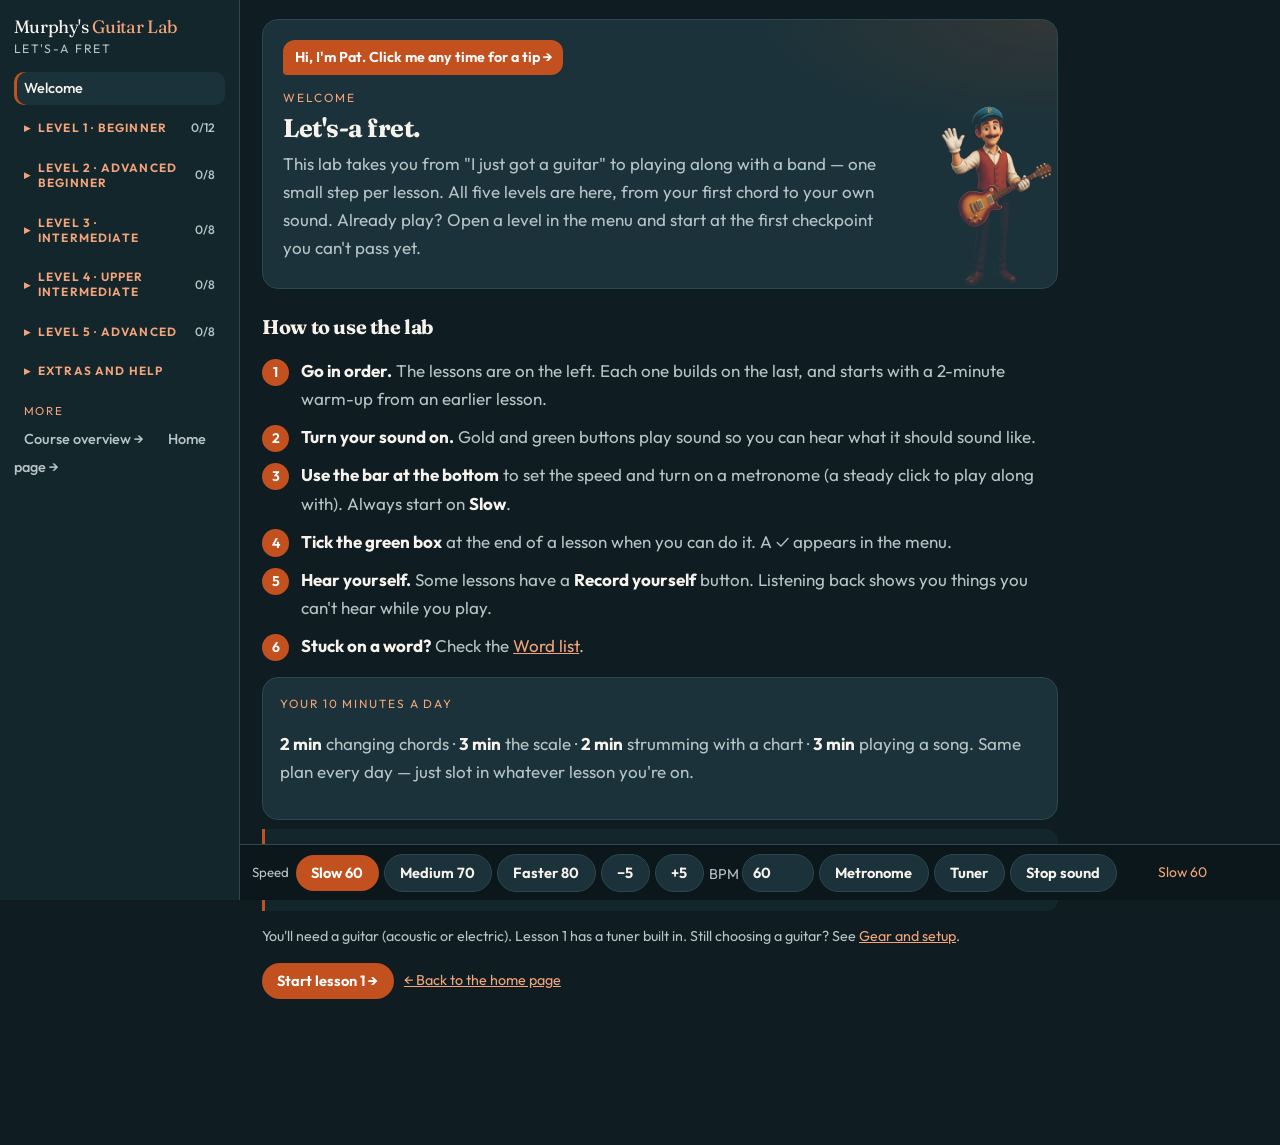
<file: murphy-guitar-lab.html>
<!DOCTYPE html>
<html lang="en">
<head>
  <meta charset="UTF-8">
  <title>Moved — Murphy's Guitar Lab</title>
  <!-- Old address of the lesson app. GitHub Pages ignores _redirects, so forward here. -->
  <meta http-equiv="refresh" content="0; url=lessons.html">
  <link rel="canonical" href="lessons.html">
  <script>location.replace("lessons.html" + location.hash);</script>
</head>
<body>
  <p>The lessons have moved to <a href="lessons.html">lessons.html</a>.</p>
</body>
</html>
</file>
<file: assets/css/site.css>
/* Murphy's Guitar Lab — shared design system.

   Colour (60–30–10):
   60%  paper  — the warm page background and white cards on it
   30%  ink    — deep teal from Pat's cap: hero, feature bands, CTA card, footer
   10%  rust   — from Pat's waistcoat: buttons, links and small highlights only

   Components read semantic tokens (--text, --muted, --surface, --border…).
   Dark "ink" areas redefine those tokens, so the same card, button and
   heading styles work on both backgrounds without separate dark variants. */
:root {
  --paper: #F7F3EC;
  --sand: #EFE7DA;
  --white: #FFFFFF;
  --ink: #13262C;
  --ink-2: #1B323A;
  --ink-line: #2B4750;
  --rust: #C2511F;          /* white text on rust: 4.7:1 */
  --rust-hover: #A9441A;
  --rust-active: #8F3915;
  --rust-text: #A8431A;     /* rust as small text on paper: 5.4:1 */
  --rust-soft: #F4A47A;     /* rust as text on ink: 7.8:1 */

  /* Semantic tokens (light areas) */
  --bg: var(--paper);
  --bg-2: var(--sand);
  --surface: var(--white);
  --surface-2: var(--paper);
  --border: #E1D9CB;
  --border-soft: #EAE3D7;
  --text: var(--ink);
  --muted: #4E5A5F;         /* 6.4:1 on paper */
  --faint: #5C676B;
  --accent: var(--rust);
  --accent-hover: var(--rust-hover);
  --on-accent: #FFFFFF;
  --eyebrow: var(--rust-text);
  --em: var(--rust-text);
  --success: #2E7D57;
  --tint: rgb(194 81 31 / .09);

  /* Shape, space and depth: shared by every component (visual rhyme) */
  --radius: 20px;
  --radius-sm: 12px;
  --radius-pill: 999px;
  --wrap: 1140px;
  --gap: clamp(1rem, 2vw, 1.5rem);
  --section: clamp(4.5rem, 9vw, 7.5rem);
  --shadow-sm: 0 1px 2px rgb(19 38 44 / .06), 0 2px 8px -2px rgb(19 38 44 / .06);
  --shadow: 0 1px 2px rgb(19 38 44 / .05), 0 18px 40px -16px rgb(19 38 44 / .22);
  --shadow-lg: 0 30px 70px -24px rgb(8 20 24 / .55);

  /* Type: Fraunces is the anchor face (headlines, numbers); Outfit does the reading. */
  --font-display: Fraunces, Georgia, serif;
  --font-body: Outfit, system-ui, sans-serif;
  --step-h1: clamp(2.6rem, 5.6vw, 4.4rem);
  --step-h2: clamp(2rem, 3.6vw, 2.9rem);
  --step-h3: 1.3rem;
  --step-lede: clamp(1.12rem, 1.5vw, 1.25rem);
}

/* Dark ink areas: same components, inverted tokens. */
.hero, .band-ink, .cta-band, .site-footer {
  --bg: var(--ink);
  --bg-2: var(--ink);
  --surface: var(--ink-2);
  --surface-2: var(--ink-2);
  --border: var(--ink-line);
  --border-soft: #22393F;
  --text: var(--paper);
  --muted: #B7C4C6;         /* 8.7:1 on ink */
  --faint: #9DADB0;
  --eyebrow: var(--rust-soft);
  --em: var(--rust-soft);
  --success: #7FD3A6;
  --tint: rgb(244 164 122 / .12);
  background-color: var(--ink);
  color: var(--text);
}

*, *::before, *::after { box-sizing: border-box; }
html { scroll-behavior: smooth; scroll-padding-top: 5.5rem; }
body {
  margin: 0;
  background: var(--paper);
  color: var(--text);
  font: 400 1.0625rem/1.65 var(--font-body);
  -webkit-font-smoothing: antialiased;
  text-rendering: optimizeLegibility;
}
img { max-width: 100%; height: auto; display: block; }
a { color: inherit; }
p a, li a { color: var(--em); text-underline-offset: .2em; }
.wrap { width: min(var(--wrap), calc(100% - 2rem)); margin-inline: auto; }
.narrow { width: min(760px, calc(100% - 2rem)); margin-inline: auto; }
.center { text-align: center; }

.skip {
  position: absolute; left: 1rem; top: -4rem; z-index: 100;
  background: var(--rust); color: #fff; padding: .6rem 1rem; border-radius: var(--radius-sm); font-weight: 650;
}
.skip:focus { top: 1rem; }
:focus-visible { outline: 3px solid var(--rust); outline-offset: 3px; border-radius: 6px; }
.hero :focus-visible, .band-ink :focus-visible, .cta-band :focus-visible, .site-footer :focus-visible { outline-color: var(--rust-soft); }

/* ---------- Type scale ---------- */
h1, h2, h3, h4 { margin: 0; color: var(--text); }
h1, h2 { font-family: var(--font-display); font-weight: 700; letter-spacing: -.03em; line-height: 1.06; text-wrap: balance; }
h1 { font-size: var(--step-h1); }
h2 { font-size: var(--step-h2); }
h3 { font-family: var(--font-body); font-size: var(--step-h3); font-weight: 650; letter-spacing: -.01em; line-height: 1.25; }
h1 em, h2 em { font-style: italic; font-weight: 560; color: var(--em); }
p { margin: 0; }
.eyebrow {
  display: inline-flex; align-items: center; gap: .6rem;
  font-size: .78rem; font-weight: 650; letter-spacing: .14em; text-transform: uppercase;
  color: var(--eyebrow); margin: 0 0 1rem;
}
.eyebrow::before { content: ""; width: 1.5rem; height: 2px; border-radius: 2px; background: currentColor; }
.lede { color: var(--muted); font-size: var(--step-lede); max-width: 34rem; margin-top: 1.2rem; }
.section-head { max-width: 44rem; margin-bottom: clamp(2.2rem, 4vw, 3.2rem); }
.section-head.center { margin-inline: auto; }
.section-head.center .eyebrow { justify-content: center; }
.section-head p:not(.eyebrow) { color: var(--muted); font-size: 1.12rem; margin-top: 1rem; }
.section-lede { color: var(--muted); font-size: 1.12rem; max-width: 38rem; margin-top: .8rem; }
.muted { color: var(--muted); }

/* ---------- Buttons: always solid, never outline-only ---------- */
.btn {
  display: inline-flex; align-items: center; justify-content: center; gap: .55rem;
  min-height: 3rem; padding: .8rem 1.4rem; border-radius: var(--radius-sm);
  font: 650 1rem/1.2 var(--font-body); text-decoration: none; text-align: center;
  border: 0; cursor: pointer; box-shadow: var(--shadow-sm);
  transition: background-color .15s, transform .15s, box-shadow .15s;
}
.btn:hover { transform: translateY(-1px); box-shadow: var(--shadow); }
.btn:active { transform: translateY(0); box-shadow: var(--shadow-sm); }
.btn svg { width: 1.15em; height: 1.15em; flex: none; transition: transform .15s; }
.btn:hover svg { transform: translateX(3px); }
.btn-primary { background: var(--rust); color: #fff; }
.btn-primary:hover { background: var(--rust-hover); }
.btn-primary:active { background: var(--rust-active); }
/* Secondary = solid ink on light areas, solid paper on dark areas. */
.btn-secondary { background: var(--ink); color: var(--paper); }
.btn-secondary:hover { background: var(--ink-2); }
.hero .btn-secondary, .band-ink .btn-secondary, .cta-band .btn-secondary, .site-footer .btn-secondary { background: var(--paper); color: var(--ink); }
.hero .btn-secondary:hover, .band-ink .btn-secondary:hover, .cta-band .btn-secondary:hover { background: #fff; }
.btn-lg { min-height: 3.5rem; padding: 1rem 1.7rem; font-size: 1.08rem; }
.btn-block { width: 100%; }
.btn[aria-disabled="true"] { background: var(--sand); color: var(--muted); box-shadow: none; cursor: default; transform: none; }
.text-link {
  display: inline-flex; align-items: center; gap: .4rem; font-weight: 650; color: var(--em);
  text-decoration: underline; text-decoration-thickness: 1px; text-underline-offset: .25em;
}
.text-link:hover { text-decoration-thickness: 2px; }

/* ---------- Header ---------- */
.site-header {
  position: sticky; top: 0; z-index: 30;
  background: color-mix(in srgb, var(--paper) 86%, transparent);
  backdrop-filter: blur(14px) saturate(1.2); -webkit-backdrop-filter: blur(14px) saturate(1.2);
  border-bottom: 1px solid var(--border);
}
.header-inner { display: flex; align-items: center; justify-content: space-between; gap: 1rem; min-height: 4.5rem; }
.logo {
  display: inline-flex; align-items: center; gap: .6rem;
  font: 700 1.2rem var(--font-display); letter-spacing: -.02em; color: var(--text); text-decoration: none;
}
.logo span { color: var(--em); }
.logo-mark { width: 1.9rem; height: 1.9rem; flex: none; }
.site-nav { display: flex; align-items: center; gap: 1.75rem; }
.site-nav a:not(.btn) { color: var(--muted); text-decoration: none; font-weight: 520; position: relative; }
.site-nav a:not(.btn)::after {
  content: ""; position: absolute; left: 0; right: 0; bottom: -.35rem; height: 2px; border-radius: 2px;
  background: var(--rust); transform: scaleX(0); transition: transform .2s;
}
.site-nav a:not(.btn):hover, .site-nav a[aria-current="page"] { color: var(--text); }
.site-nav a:not(.btn):hover::after, .site-nav a[aria-current="page"]::after { transform: scaleX(1); }
.site-nav .btn { min-height: 2.6rem; padding: .55rem 1.1rem; font-size: .95rem; }
.nav-toggle {
  display: none; align-items: center; gap: .5rem; min-height: 2.75rem; padding: .5rem 1rem;
  background: var(--ink); color: var(--paper); border: 0; border-radius: var(--radius-sm);
  font: 650 .95rem var(--font-body); cursor: pointer;
}

/* ---------- Sections ---------- */
.section { padding: var(--section) 0; position: relative; }
.section-alt { background: var(--sand); }
.band-ink { padding: var(--section) 0; }

/* Six faint strings: the background motif of every dark band. */
.strings { position: relative; isolation: isolate; }
.strings::before {
  content: ""; position: absolute; inset: 0; z-index: -1; pointer-events: none;
  background: repeating-linear-gradient(to bottom, transparent 0 calc(16.66% - 1px), rgb(244 164 122 / .08) calc(16.66% - 1px) 16.66%);
  /* Kept to the right-hand side so the lines never run through headline text. */
  mask-image: linear-gradient(to right, transparent 45%, #000 70%, #000 88%, transparent);
  -webkit-mask-image: linear-gradient(to right, transparent 45%, #000 70%, #000 88%, transparent);
}
.cta-band.strings::before { border-radius: inherit; mask-image: linear-gradient(to right, transparent, #000 20%, #000 80%, transparent); -webkit-mask-image: linear-gradient(to right, transparent, #000 20%, #000 80%, transparent); opacity: .6; }

/* ---------- Hero ---------- */
.hero {
  padding: clamp(3rem, 7vw, 6rem) 0 clamp(3.5rem, 7vw, 5.5rem); overflow: hidden;
  background:
    radial-gradient(700px 420px at 85% 30%, rgb(244 164 122 / .14), transparent 70%),
    var(--ink);
}
.hero-grid { display: grid; grid-template-columns: 1.15fr .85fr; gap: clamp(2rem, 4vw, 3rem); align-items: center; }
.hero-actions { display: flex; flex-wrap: wrap; align-items: center; gap: .9rem 1.4rem; margin-top: 2.2rem; }
.hero-note { color: var(--faint); font-size: .95rem; margin-top: .9rem; }
.hero-proof {
  display: flex; flex-wrap: wrap; gap: 1.4rem 2.6rem; margin: 2.6rem 0 0; padding: 1.6rem 0 0; list-style: none;
  border-top: 1px solid var(--border);
}
.hero-proof li { display: grid; gap: .15rem; }
.hero-proof strong { font: 700 2rem/1 var(--font-display); color: var(--text); }
.hero-proof span { color: var(--muted); font-size: .92rem; }

.pat-stage { position: relative; justify-self: center; width: min(420px, 100%); }
.pat-stage::before {
  content: ""; position: absolute; inset: 10% -8% 2%; z-index: 0; border-radius: 50%;
  background: radial-gradient(closest-side, rgb(244 164 122 / .22), transparent 72%);
}
/* Pat's photos sit on near-black. "lighten" lets the ink show through that black
   (ink is lighter on every channel), so no box appears around him on any dark band. */
.pat-stage img, .pat-peek { mix-blend-mode: lighten; }
.pat-stage img {
  position: relative; z-index: 1; width: 100%; height: auto;
  mask-image: radial-gradient(ellipse 62% 60% at 50% 50%, #000 62%, transparent 100%);
  -webkit-mask-image: radial-gradient(ellipse 62% 60% at 50% 50%, #000 62%, transparent 100%);
}
.bubble {
  position: absolute; z-index: 2; top: 9%; left: -6%; max-width: 12rem;
  background: var(--paper); color: var(--ink); font-weight: 650; font-size: .95rem; line-height: 1.3;
  padding: .75rem 1rem; border-radius: 16px 16px 16px 4px; box-shadow: var(--shadow-lg); transform: rotate(-3deg);
}

/* ---------- Cards (one shape everywhere) ---------- */
.cards { display: grid; gap: var(--gap); }
.cards.three { grid-template-columns: repeat(3, 1fr); }
.cards.two { grid-template-columns: repeat(2, 1fr); }
.cards.four { grid-template-columns: repeat(4, 1fr); }
.card {
  background: var(--surface); border: 1px solid var(--border); border-radius: var(--radius);
  padding: clamp(1.4rem, 2.5vw, 1.9rem); position: relative; box-shadow: var(--shadow-sm);
}
.card p { color: var(--muted); margin-top: .6rem; }
.card strong { color: var(--text); }
.icon {
  width: 2.9rem; height: 2.9rem; border-radius: var(--radius-sm); display: grid; place-items: center; flex: none;
  background: var(--tint); color: var(--em);
}
.icon svg { width: 1.45rem; height: 1.45rem; }
.card .icon { margin-bottom: 1.2rem; }
.check-list { list-style: none; padding: 0; margin: 1.2rem 0 1.6rem; display: grid; gap: .55rem; color: var(--muted); }
.check-list li { padding-left: 1.75rem; position: relative; }
.check-list li::before {
  content: ""; position: absolute; left: 0; top: .32rem; width: 1.05rem; height: 1.05rem; border-radius: 50%;
  background: var(--tint) url("data:image/svg+xml,%3Csvg xmlns='http://www.w3.org/2000/svg' viewBox='0 0 16 16'%3E%3Cpath d='m4.5 8.2 2.3 2.3 4.7-5' fill='none' stroke='%23A8431A' stroke-width='2' stroke-linecap='round' stroke-linejoin='round'/%3E%3C/svg%3E") center / 100% no-repeat;
}
.lift { transition: transform .2s, box-shadow .2s, border-color .2s; }
.lift:hover { transform: translateY(-4px); box-shadow: var(--shadow); }

/* ---------- Steps ---------- */
.steps { list-style: none; padding: 0; margin: 0; display: grid; grid-template-columns: repeat(3, 1fr); gap: var(--gap); counter-reset: step; }
.steps li { counter-increment: step; }
.steps .card { height: 100%; }
.steps .card::before {
  content: counter(step); display: grid; place-items: center; width: 2.9rem; height: 2.9rem; margin-bottom: 1.2rem;
  border-radius: var(--radius-sm); background: var(--ink); color: var(--paper); font: 700 1.3rem var(--font-display);
}
.steps li:first-child .card::before { background: var(--rust); color: #fff; }

/* ---------- Ways to learn ---------- */
.way { display: flex; flex-direction: column; }
.way .tag {
  position: absolute; top: 1.4rem; right: 1.4rem; font-size: .75rem; font-weight: 650; letter-spacing: .08em; text-transform: uppercase;
  padding: .3rem .65rem; border-radius: var(--radius-pill); background: var(--sand); color: var(--muted);
}
.way .tag.free { background: rgb(46 125 87 / .12); color: var(--success); }
.way .btn { margin-top: auto; }
.way.featured { border: 2px solid var(--rust); box-shadow: var(--shadow); }

/* ---------- Level path ---------- */
.path { list-style: none; padding: 0; margin: 0; display: grid; grid-template-columns: repeat(5, 1fr); gap: var(--gap); position: relative; }
.path::before { content: ""; position: absolute; left: 1.6rem; right: 1.6rem; top: 1.6rem; height: 2px; background: var(--border); }
.path a { display: block; height: 100%; text-decoration: none; }
.path .dot {
  width: 3.2rem; height: 3.2rem; border-radius: 50%; display: grid; place-items: center; position: relative; z-index: 1;
  font: 700 1.25rem var(--font-display); background: var(--paper); border: 2px solid var(--ink); color: var(--ink); margin-bottom: 1.1rem;
  transition: background-color .2s, color .2s;
}
.path li:first-child .dot { background: var(--rust); border-color: var(--rust); color: #fff; }
.path a:hover .dot { background: var(--ink); color: var(--paper); }
.path li:first-child a:hover .dot { background: var(--rust-hover); }
.path h3 { font-size: 1.12rem; }
.path a:hover h3 { color: var(--rust-text); }
.path .when { display: block; font-size: .8rem; font-weight: 650; letter-spacing: .08em; text-transform: uppercase; color: var(--faint); margin: .3rem 0 .5rem; }
.path p { color: var(--muted); font-size: .96rem; }

/* ---------- Feature split (dark band) ---------- */
.split { display: grid; grid-template-columns: 1fr 1fr; gap: clamp(2rem, 6vw, 5rem); align-items: center; }
.feature-list { list-style: none; padding: 0; margin: 2rem 0 2.4rem; display: grid; gap: 1.4rem; }
.feature-list li { display: grid; grid-template-columns: 2.9rem 1fr; gap: 1rem; align-items: start; }
.feature-list strong { display: block; font-size: 1.08rem; }
.feature-list span { color: var(--muted); }

.practice-card {
  background: linear-gradient(160deg, rgb(255 255 255 / .05), transparent 50%), var(--ink-2);
  border: 1px solid var(--ink-line); border-radius: var(--radius); padding: clamp(1.5rem, 3vw, 2.2rem);
  box-shadow: var(--shadow-lg); position: relative; overflow: hidden;
}
.practice-card h3 { font: 700 2.4rem/1 var(--font-display); margin: .2rem 0 1.4rem; }
.practice-card .pat-peek {
  position: absolute; right: -2.4rem; bottom: -5.5rem; width: 12.5rem;
  mask-image: radial-gradient(ellipse 60% 58% at 50% 50%, #000 60%, transparent 100%);
  -webkit-mask-image: radial-gradient(ellipse 60% 58% at 50% 50%, #000 60%, transparent 100%);
}
.timeline { list-style: none; padding: 0; margin: 0; display: grid; gap: .9rem; max-width: 68%; }
.timeline li { display: grid; grid-template-columns: 3.6rem 1fr; gap: .2rem .9rem; align-items: center; }
.timeline b { font-weight: 650; }
.timeline .bar { height: .5rem; border-radius: var(--radius-pill); background: var(--rust-soft); }
.timeline .bar.dim { background: color-mix(in srgb, var(--rust-soft) 45%, var(--ink-line)); }
.timeline small { grid-column: 2; color: var(--muted); font-size: .92rem; }
.practice-card .foot { color: var(--muted); margin-top: 1.5rem; max-width: 68%; }

/* ---------- Pricing ---------- */
.pricing { display: grid; grid-template-columns: repeat(3, 1fr); gap: var(--gap); align-items: stretch; }
.price { display: flex; flex-direction: column; }
.price.featured { border: 2px solid var(--rust); box-shadow: var(--shadow); }
.price .badge {
  position: absolute; top: -.8rem; left: 1.6rem; background: var(--rust); color: #fff;
  font-size: .74rem; font-weight: 650; letter-spacing: .08em; text-transform: uppercase; padding: .3rem .75rem; border-radius: var(--radius-pill);
}
.price .amount { font: 700 3rem/1 var(--font-display); margin-top: 1rem; }
.price .amount small { font: 400 1rem var(--font-body); color: var(--muted); }
.price .per { color: var(--muted); font-size: .95rem; margin-top: .4rem; }
.price .btn { margin-top: auto; }
.pricing-note { color: var(--muted); text-align: center; margin: 2rem auto 0; max-width: 42rem; }

/* ---------- Tips ---------- */
.tip-num { display: block; font: 700 2.2rem/1 var(--font-display); color: var(--em); }
.tips h3 { margin-top: .9rem; }

/* ---------- FAQ ---------- */
.faq { display: grid; gap: .7rem; }
.faq details { background: var(--surface); border: 1px solid var(--border); border-radius: var(--radius-sm); box-shadow: var(--shadow-sm); }
.faq details[open] { border-color: color-mix(in srgb, var(--rust) 40%, var(--border)); }
.faq summary {
  list-style: none; cursor: pointer; font-weight: 650; font-size: 1.08rem;
  padding: 1.15rem 3.4rem 1.15rem 1.3rem; position: relative; border-radius: var(--radius-sm);
}
.faq summary::-webkit-details-marker { display: none; }
.faq summary::after {
  content: ""; position: absolute; right: 1.2rem; top: 50%; width: 1.7rem; height: 1.7rem; margin-top: -.85rem; border-radius: 50%;
  background: var(--tint) url("data:image/svg+xml,%3Csvg xmlns='http://www.w3.org/2000/svg' viewBox='0 0 16 16'%3E%3Cpath d='M8 4v8M4 8h8' stroke='%23A8431A' stroke-width='1.8' stroke-linecap='round'/%3E%3C/svg%3E") center / 60% no-repeat;
  transition: transform .2s;
}
.faq details[open] summary::after { transform: rotate(45deg); }
.faq details p { color: var(--muted); padding: 0 1.3rem 1.25rem; max-width: 42rem; }

/* ---------- Closing CTA ---------- */
.cta-band {
  border-radius: calc(var(--radius) + 8px); padding: clamp(2.6rem, 6vw, 4.5rem) clamp(1.4rem, 5vw, 4rem); text-align: center;
  background: radial-gradient(600px 260px at 50% 0%, rgb(244 164 122 / .18), transparent 70%), var(--ink);
  box-shadow: var(--shadow-lg);
}
.cta-band p { color: var(--muted); font-size: 1.12rem; margin: 1.1rem auto 0; max-width: 34rem; }
.cta-band .hero-actions { justify-content: center; }

/* ---------- Footer ---------- */
.site-footer { padding: 4rem 0 2.5rem; color: var(--muted); font-size: .97rem; }
.footer-grid { display: grid; grid-template-columns: 1.6fr 1fr 1fr; gap: 2rem; }
.footer-grid h4, .footer-grid h2.footer-h {
  font: 650 .78rem var(--font-body); letter-spacing: .14em; text-transform: uppercase; color: var(--eyebrow); margin: 0 0 1rem;
}
.footer-grid ul { list-style: none; padding: 0; margin: 0; display: grid; gap: .55rem; }
.footer-grid a { color: var(--muted); text-decoration: none; }
.footer-grid a:hover { color: var(--text); text-decoration: underline; text-underline-offset: .2em; }
.footer-grid p { margin-top: .9rem; max-width: 22rem; }
.footer-bottom {
  border-top: 1px solid var(--border); margin-top: 3rem; padding-top: 1.5rem;
  display: flex; justify-content: space-between; gap: 1rem; flex-wrap: wrap; font-size: .9rem; color: var(--faint);
}

/* ---------- Reveal on scroll (only when JS is running, see site.js) ---------- */
.js [data-reveal] { opacity: 0; transform: translateY(16px); transition: opacity .55s ease, transform .55s cubic-bezier(.2,.7,.2,1); transition-delay: var(--d, 0s); }
.js [data-reveal].is-in { opacity: 1; transform: none; }

/* ---------- Responsive (mobile-first adjustments) ---------- */
@media (max-width: 960px) {
  .hero-grid, .split { grid-template-columns: 1fr; }
  .pat-stage { width: min(300px, 70%); order: -1; }
  .cards.three, .pricing, .steps { grid-template-columns: 1fr; max-width: 560px; margin-inline: auto; }
  .cards.four { grid-template-columns: repeat(2, 1fr); }
  .path { grid-template-columns: 1fr; gap: 1.4rem; }
  .path::before { left: 1.55rem; right: auto; top: 1rem; bottom: 1rem; width: 2px; height: auto; }
  .path a { display: grid; grid-template-columns: 3.2rem 1fr; gap: 0 1.1rem; }
  .path .dot { margin: 0; grid-row: span 3; }
  .pricing .featured { order: -1; }
  .footer-grid { grid-template-columns: 1fr 1fr; }
  .footer-grid > div:first-child { grid-column: 1 / -1; }
}
@media (max-width: 860px) {
  .nav-toggle { display: inline-flex; }
  .header-inner { position: relative; }
  .site-nav {
    display: none; position: absolute; top: calc(100% + .5rem); left: 0; right: 0;
    flex-direction: column; align-items: stretch; gap: .2rem; padding: .7rem;
    background: var(--white); border: 1px solid var(--border); border-radius: var(--radius); box-shadow: var(--shadow);
  }
  .site-nav.open { display: flex; }
  .site-nav a:not(.btn) { padding: .75rem .8rem; border-radius: var(--radius-sm); }
  .site-nav a:not(.btn)::after { display: none; }
  .site-nav a:not(.btn):hover, .site-nav a[aria-current="page"] { background: var(--paper); }
  .site-nav .btn { margin-top: .4rem; min-height: 3rem; }
}
@media (max-width: 560px) {
  .cards.four { grid-template-columns: 1fr; }
  .hero { padding-top: 1.5rem; }
  .hero-actions .btn { flex: 1 1 100%; }
  .pat-stage { width: 44%; justify-self: start; margin-bottom: -1rem; }
  .bubble { left: 92%; top: 22%; width: 9.5rem; font-size: .85rem; transform: rotate(2deg); }
  .hero-proof { gap: 1.2rem 1.8rem; }
  .hero-proof strong { font-size: 1.7rem; }
  .timeline, .practice-card .foot { max-width: 100%; }
  .practice-card .pat-peek { display: none; }
}
@media (prefers-reduced-motion: reduce) {
  html { scroll-behavior: auto; }
  *, *::before, *::after { animation: none !important; transition: none !important; }
  .js [data-reveal] { opacity: 1; transform: none; }
}
</file>
